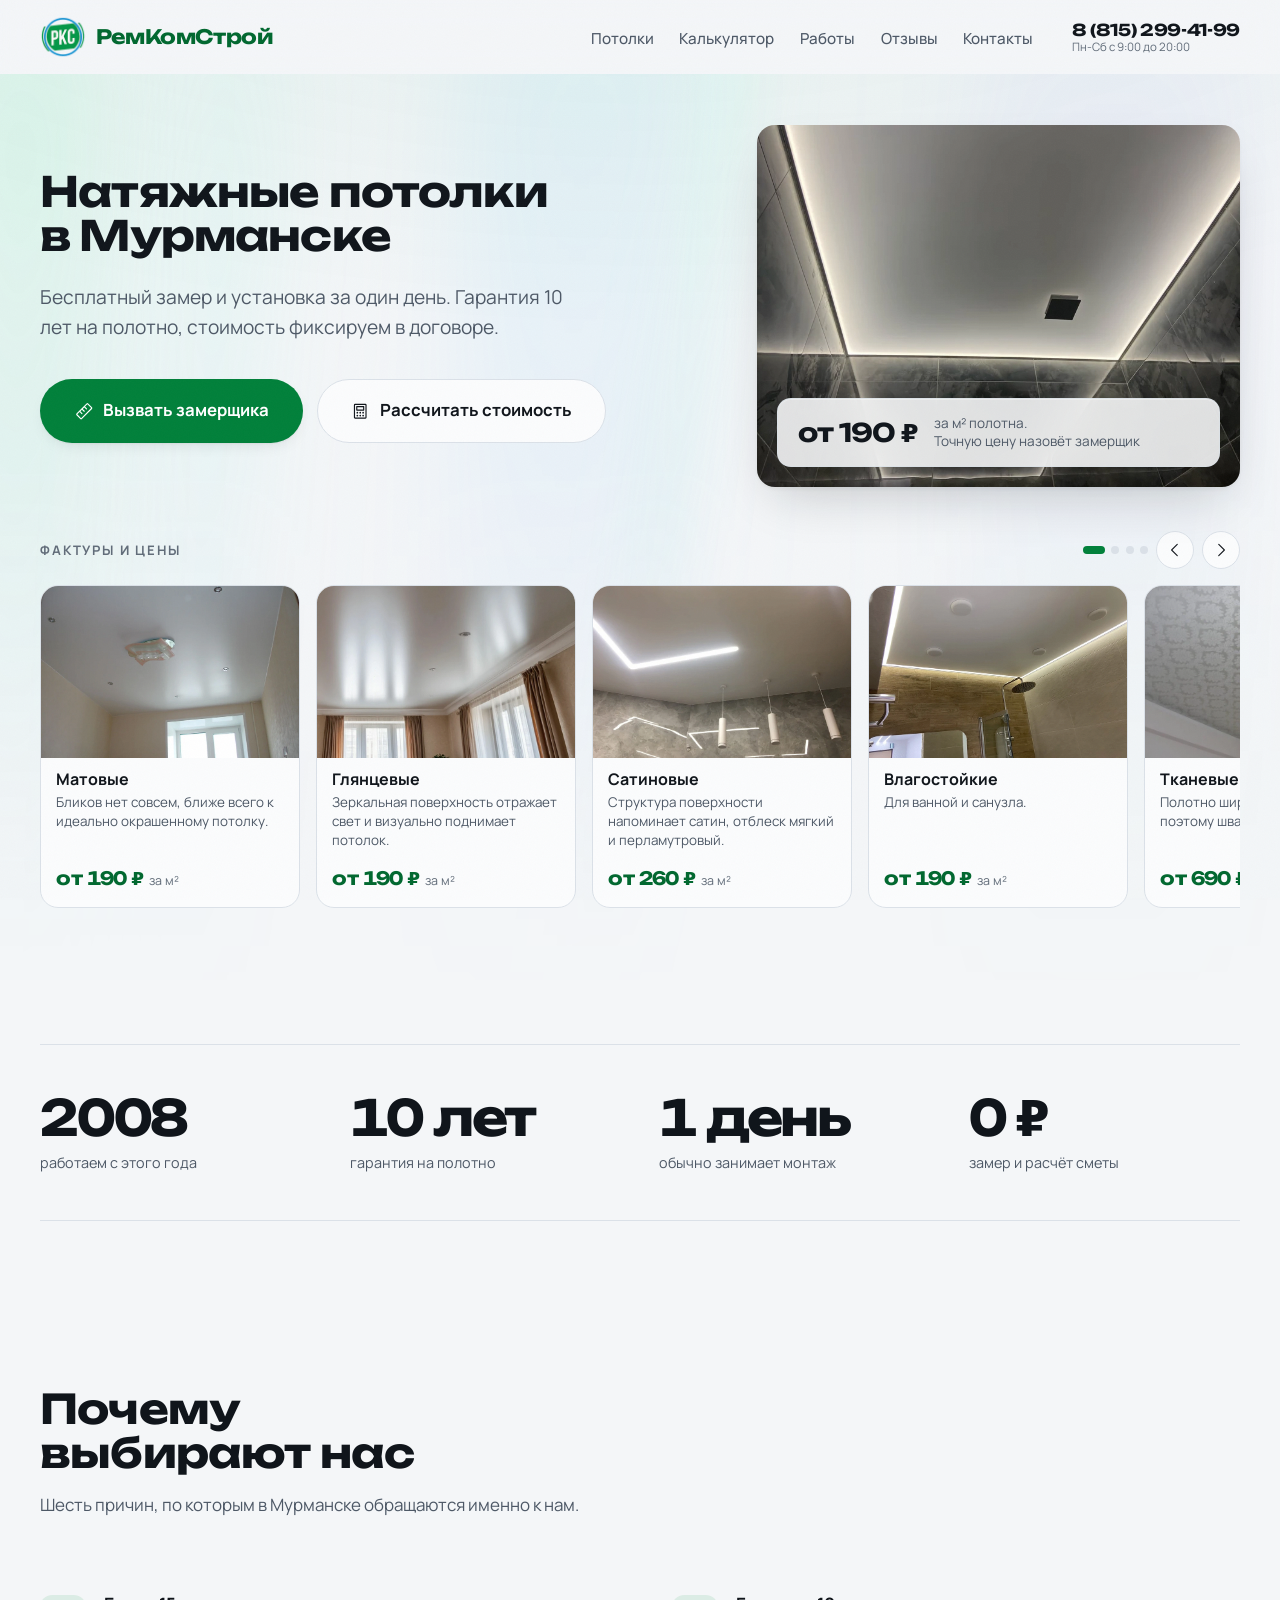
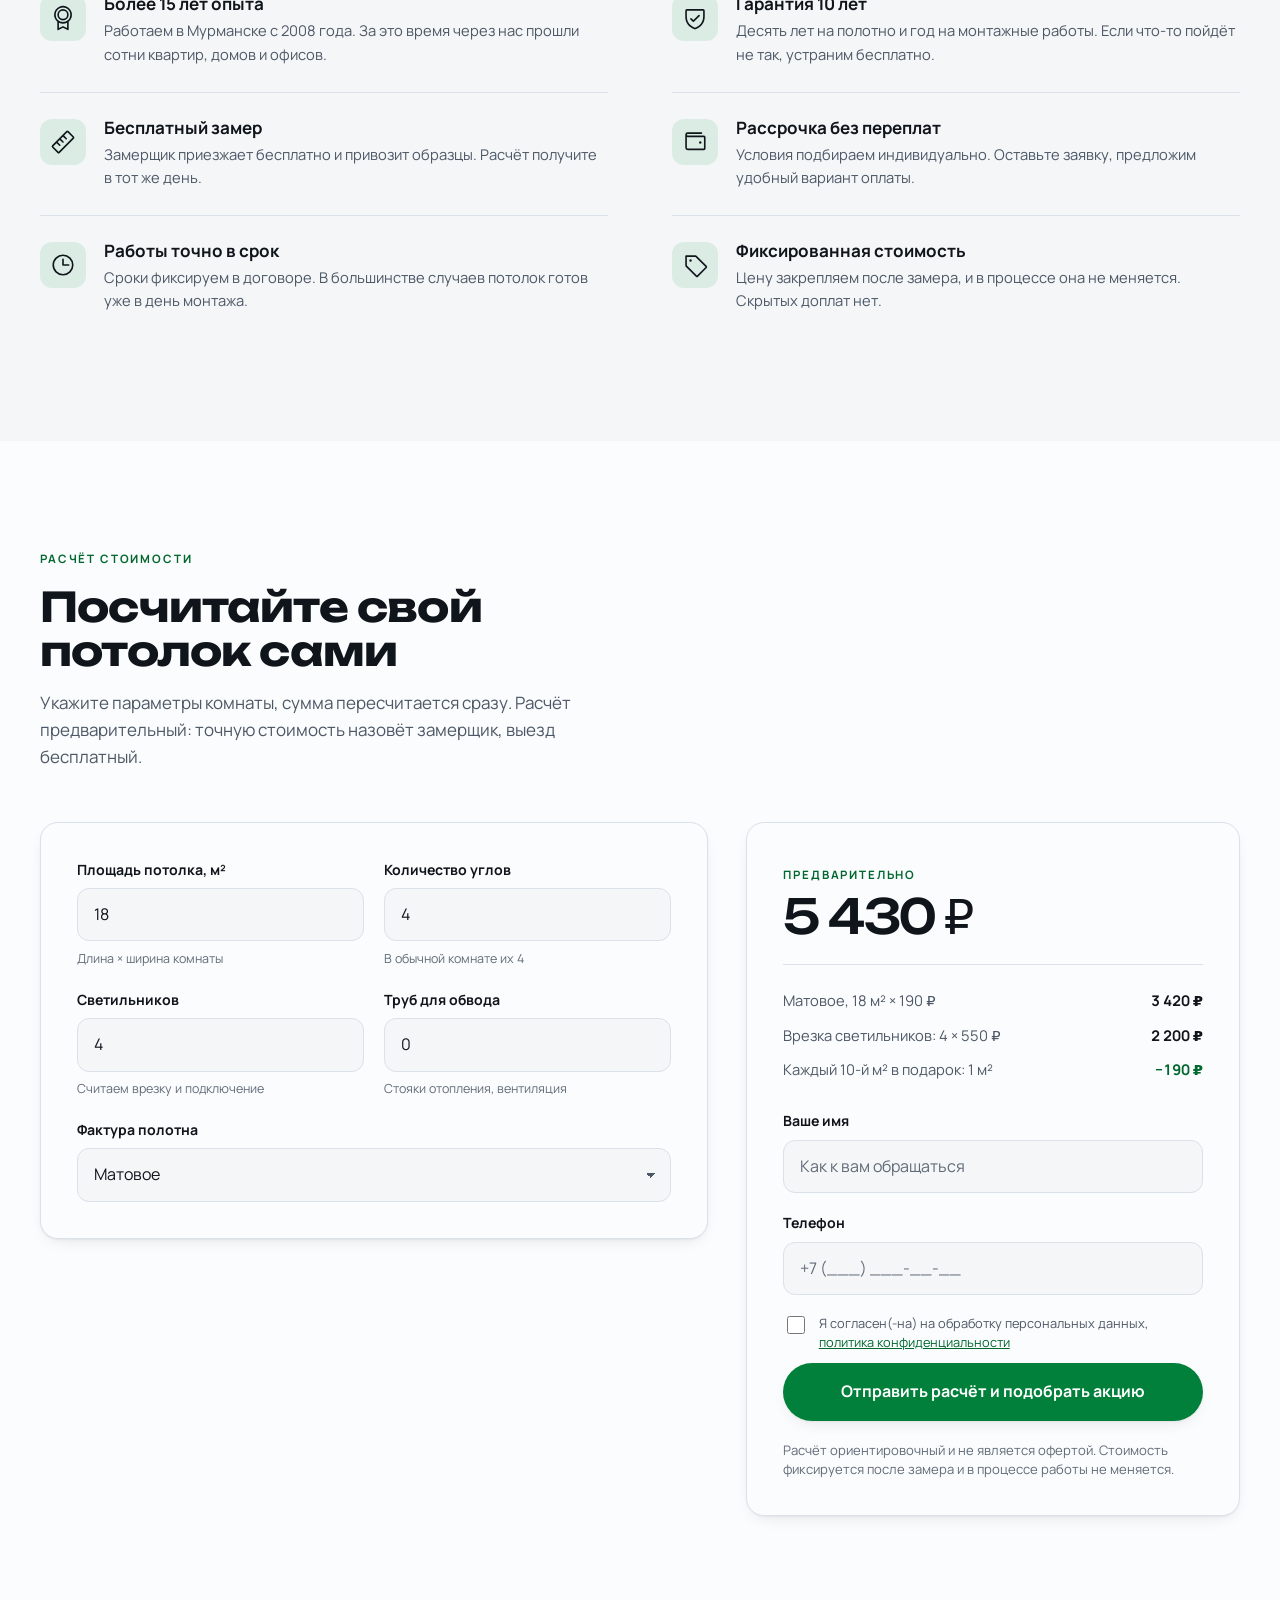
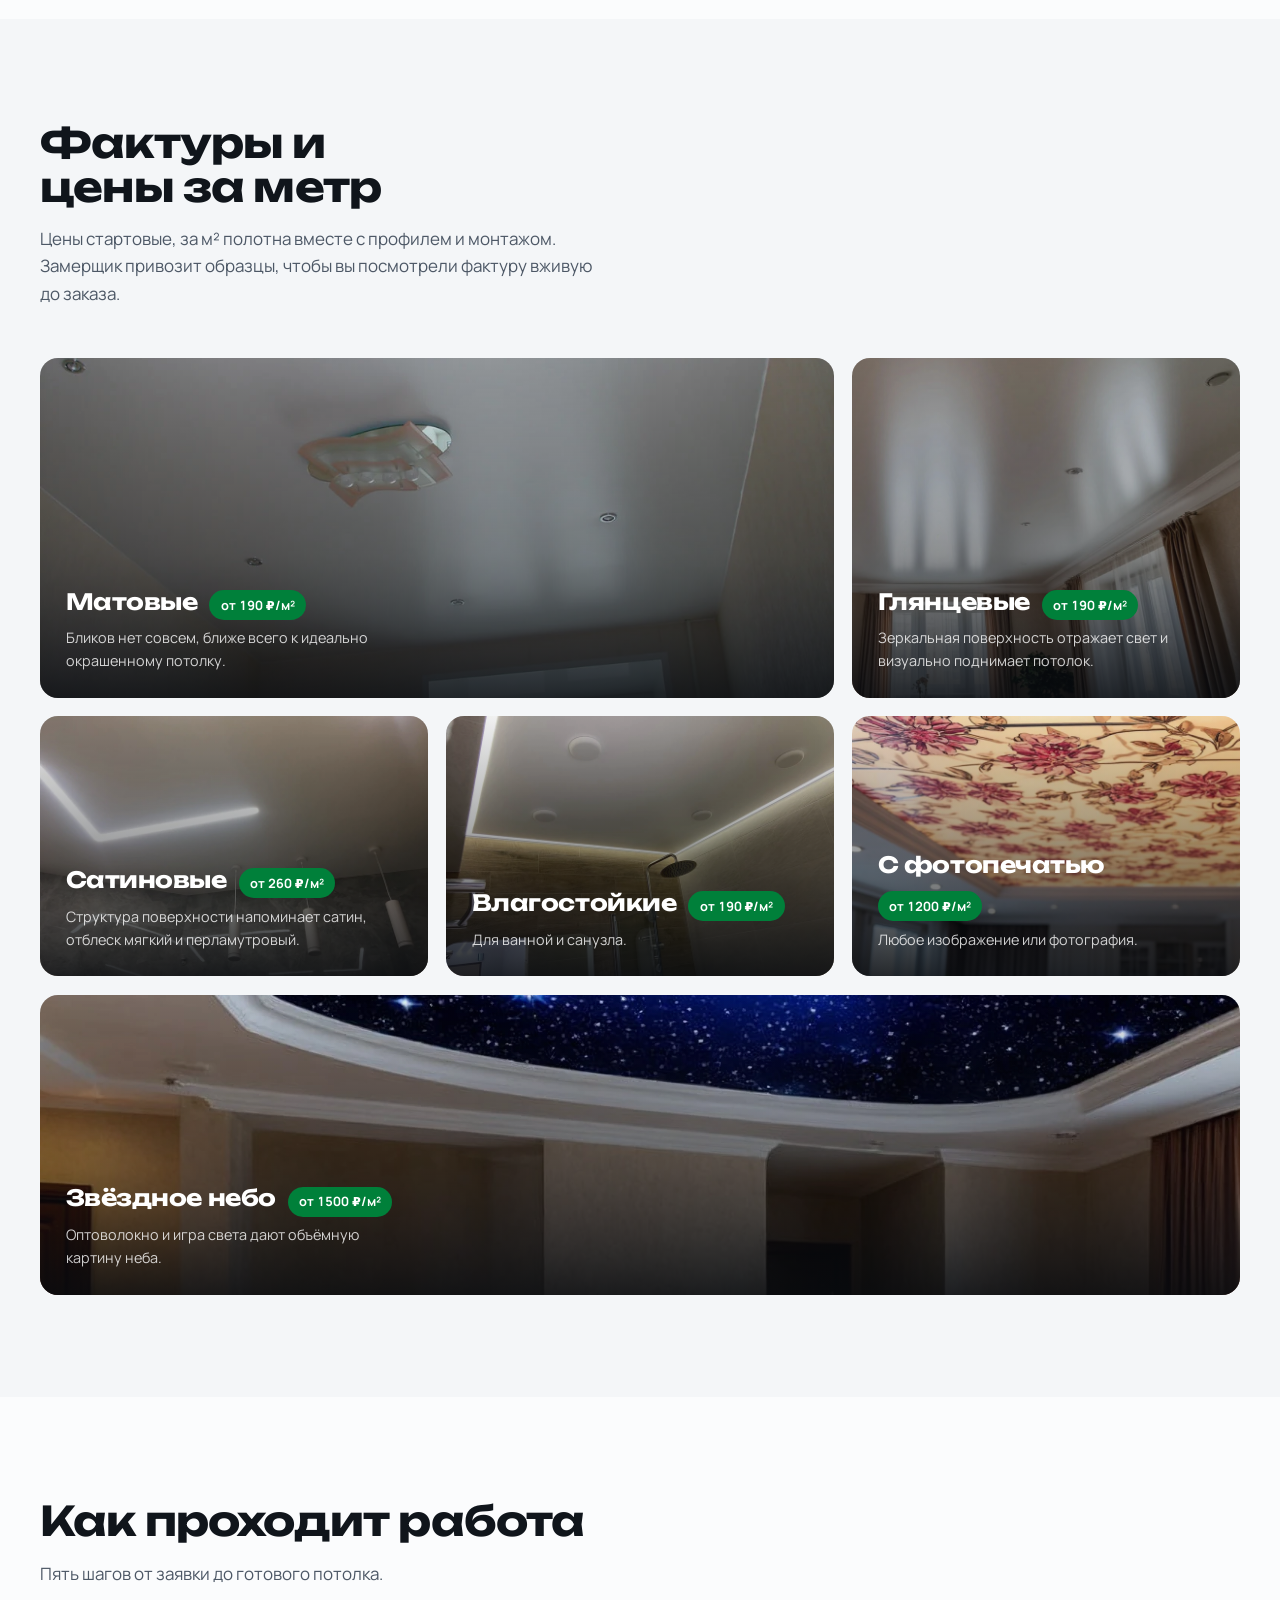
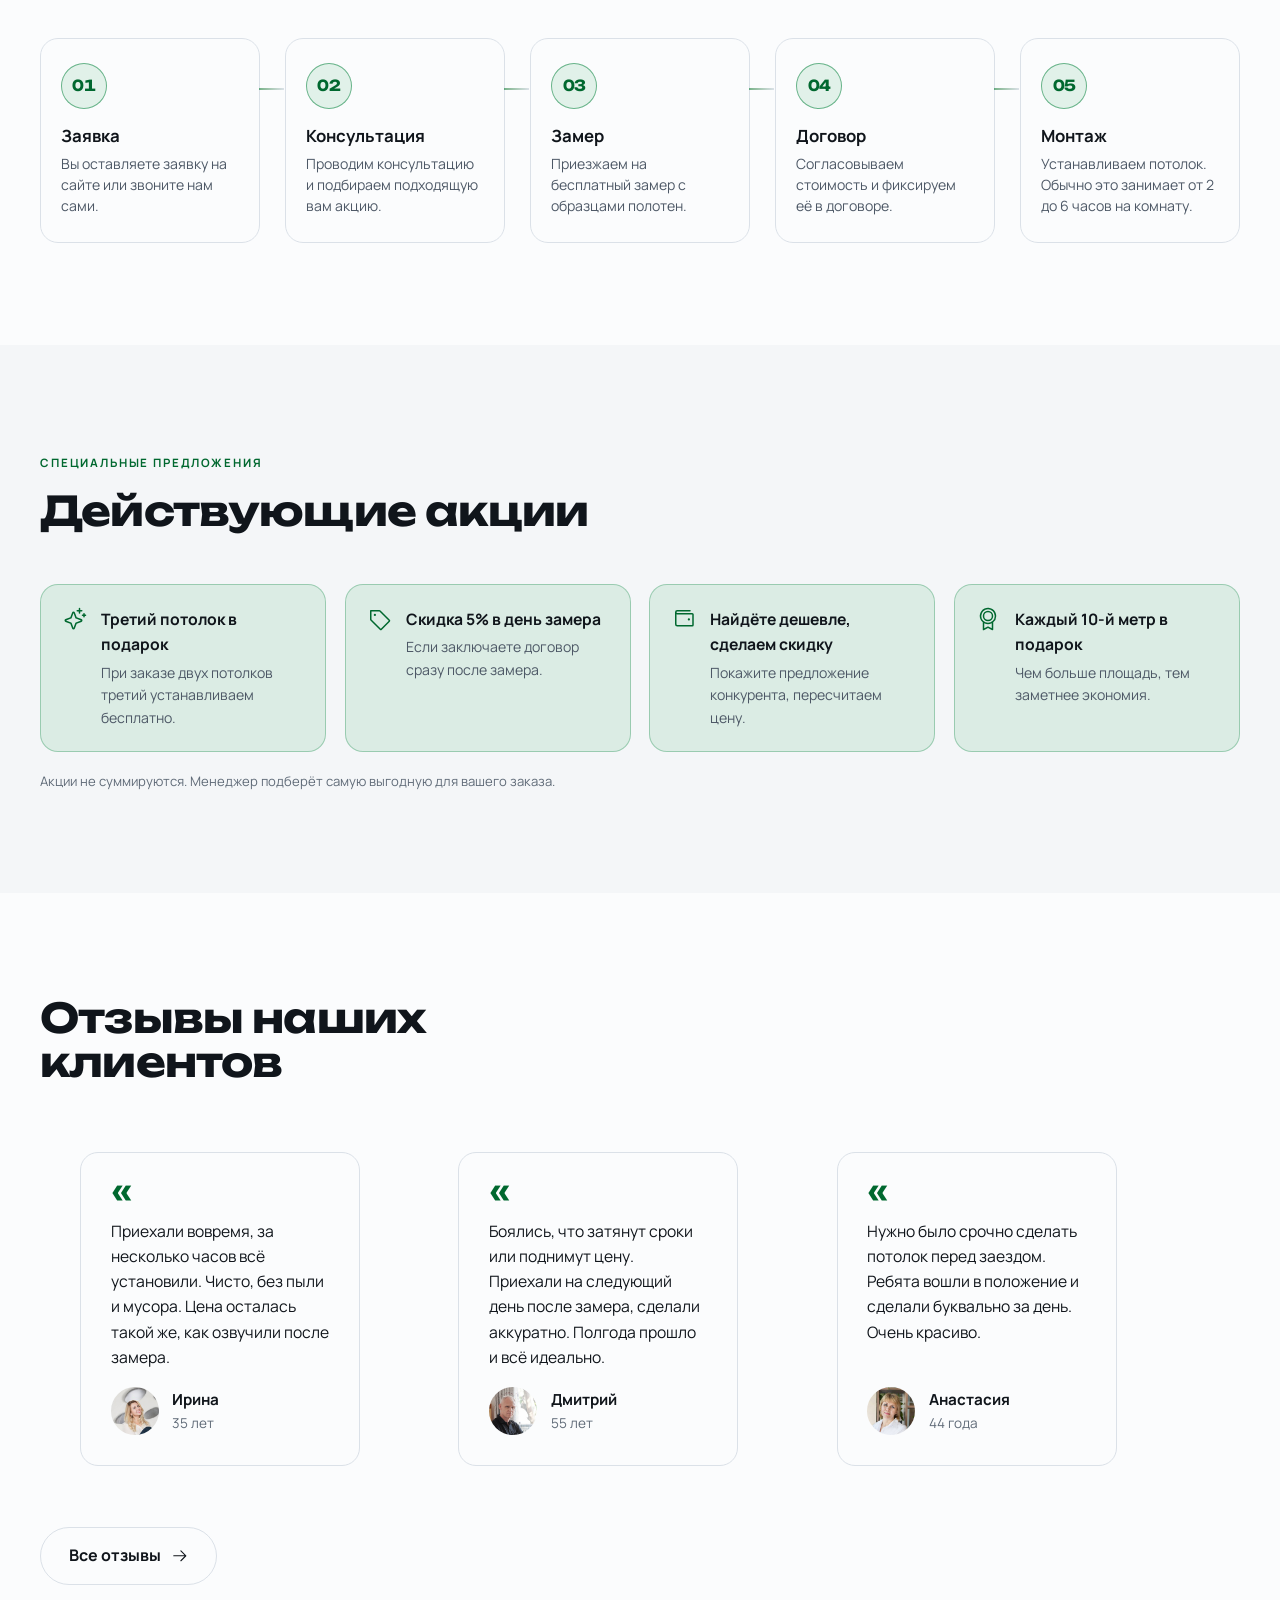
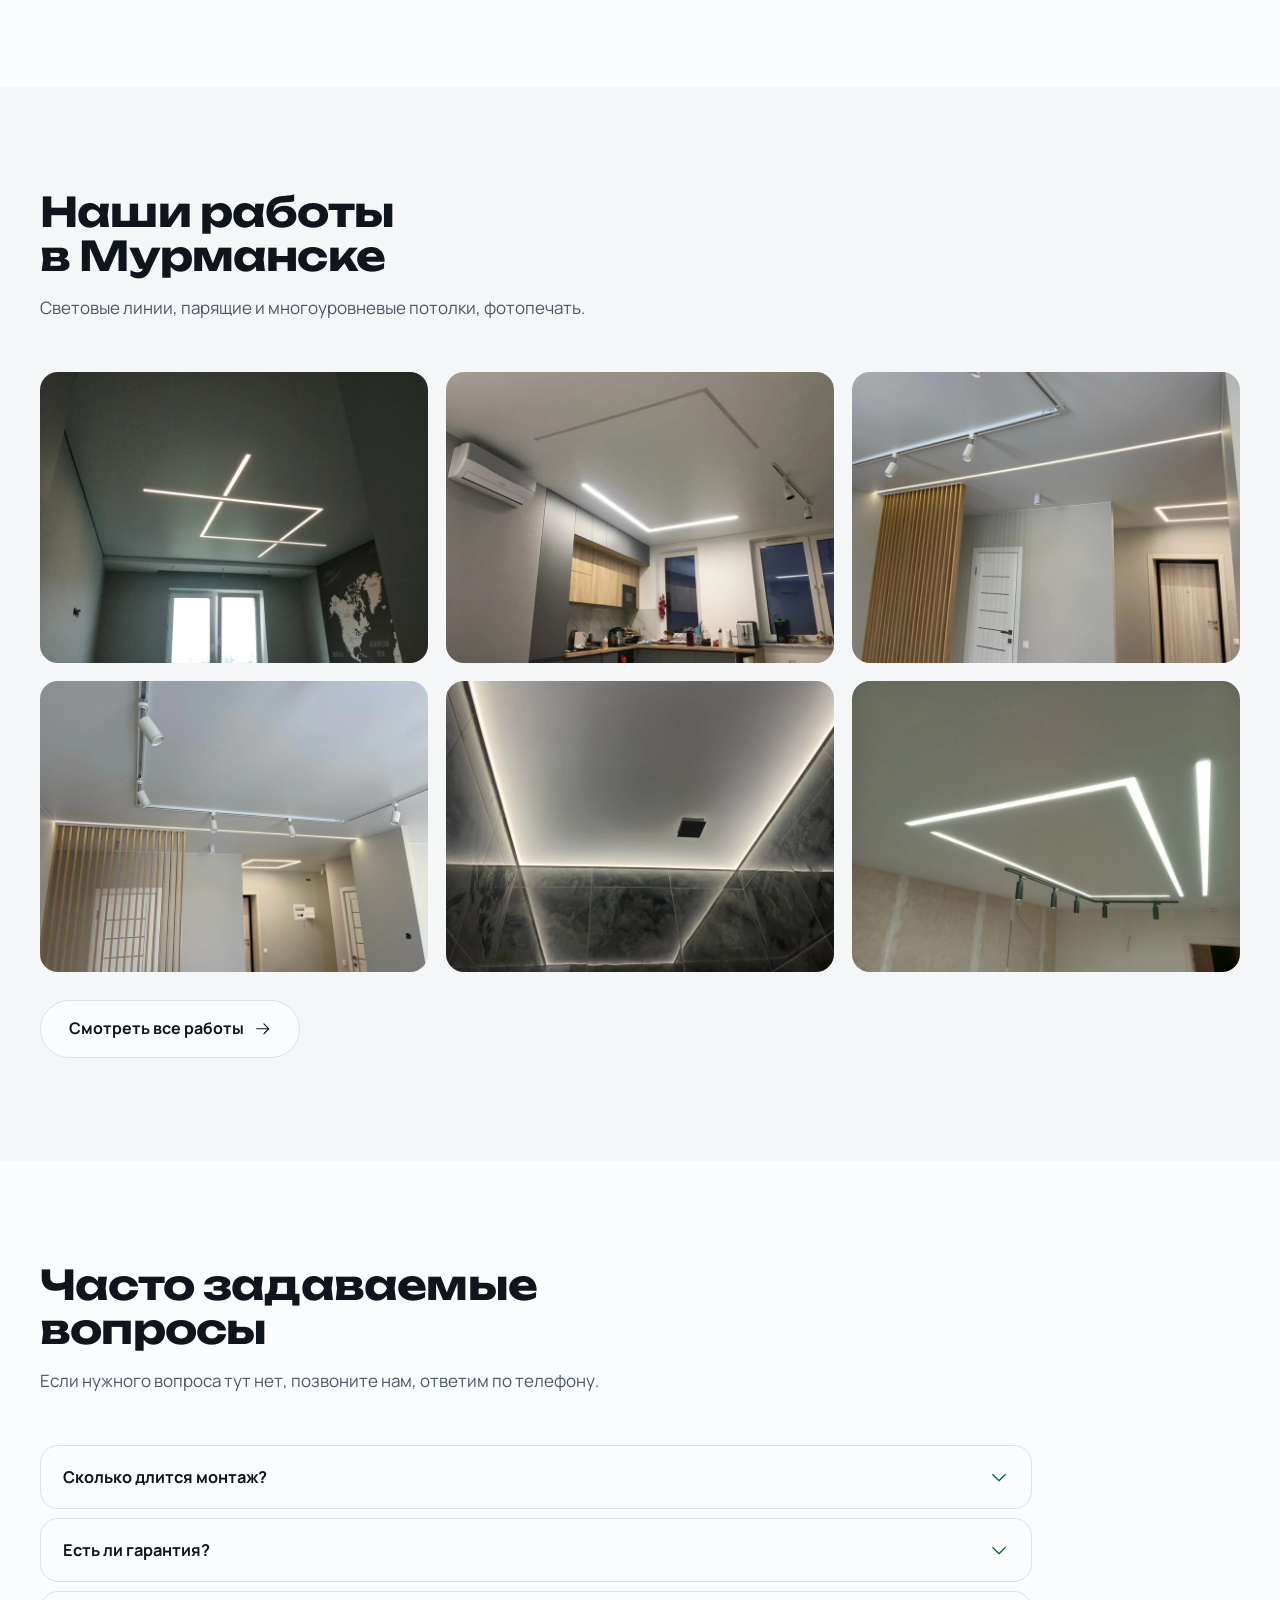
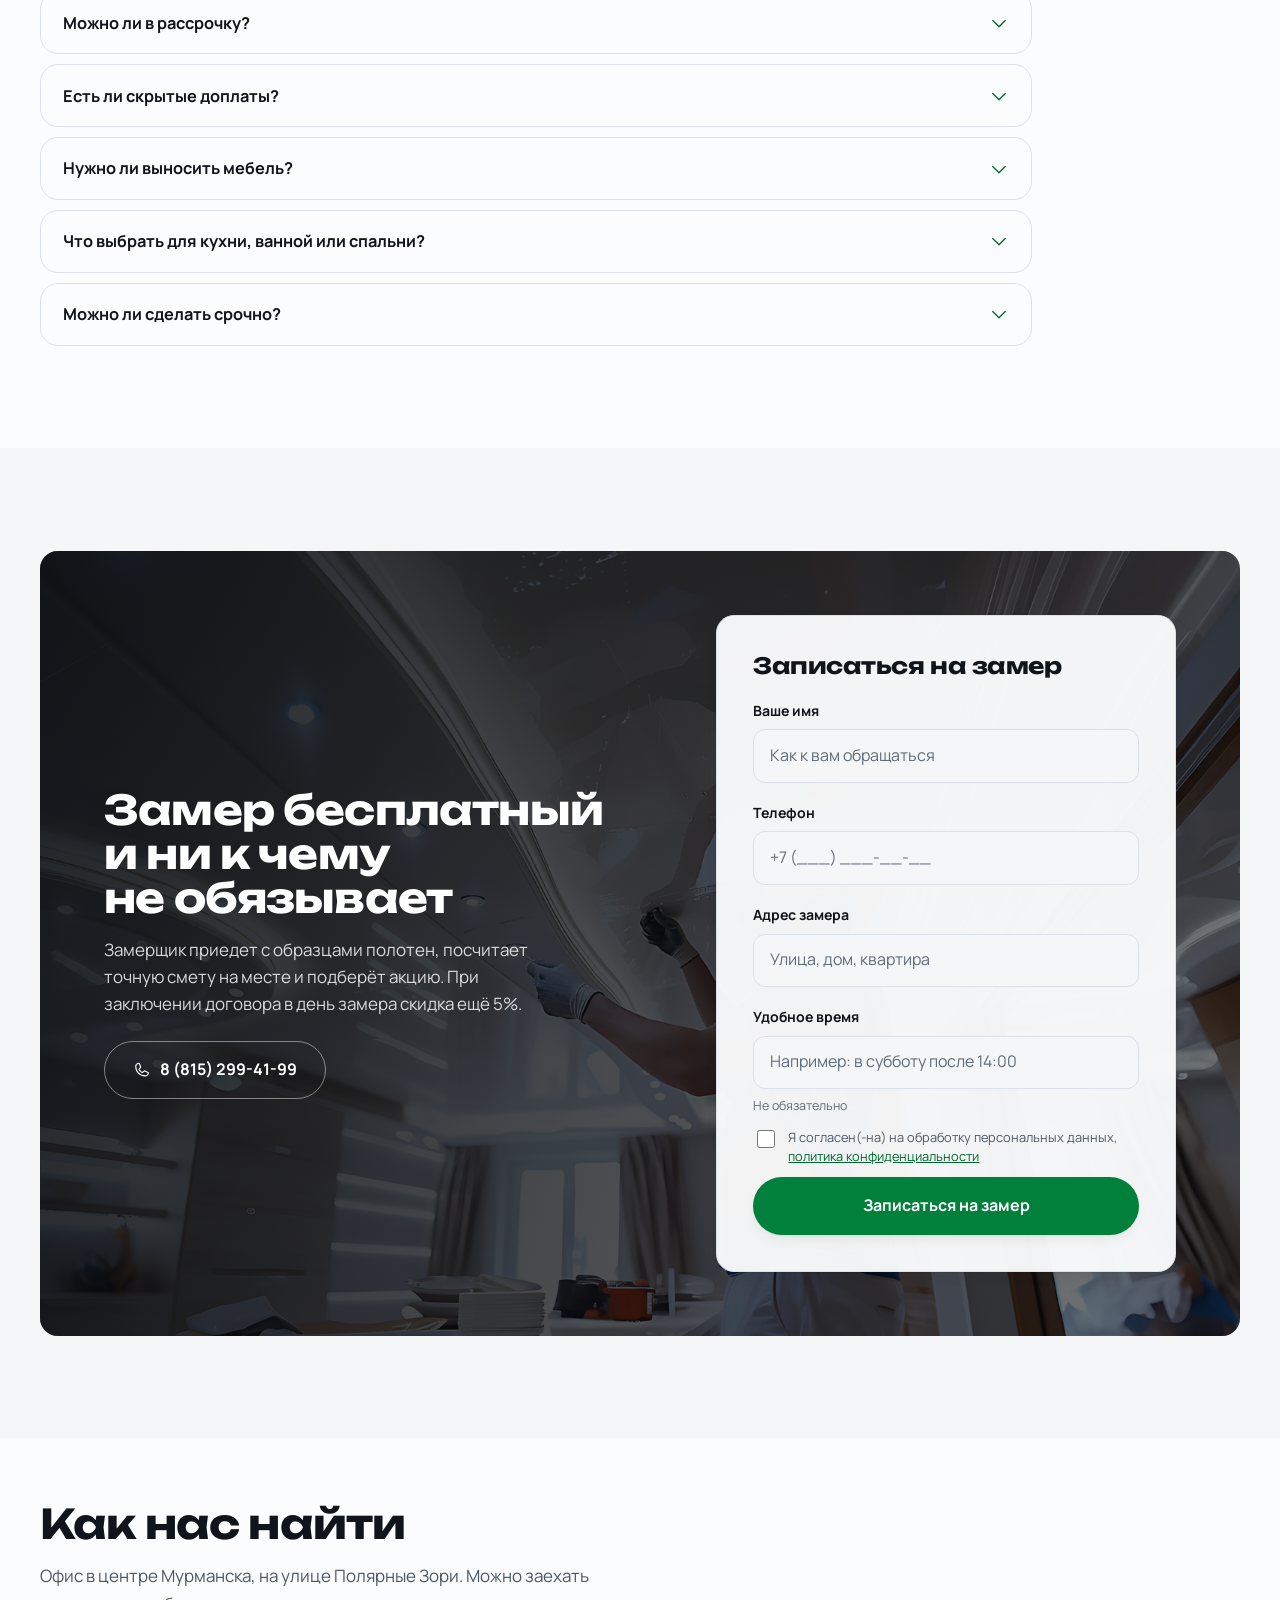
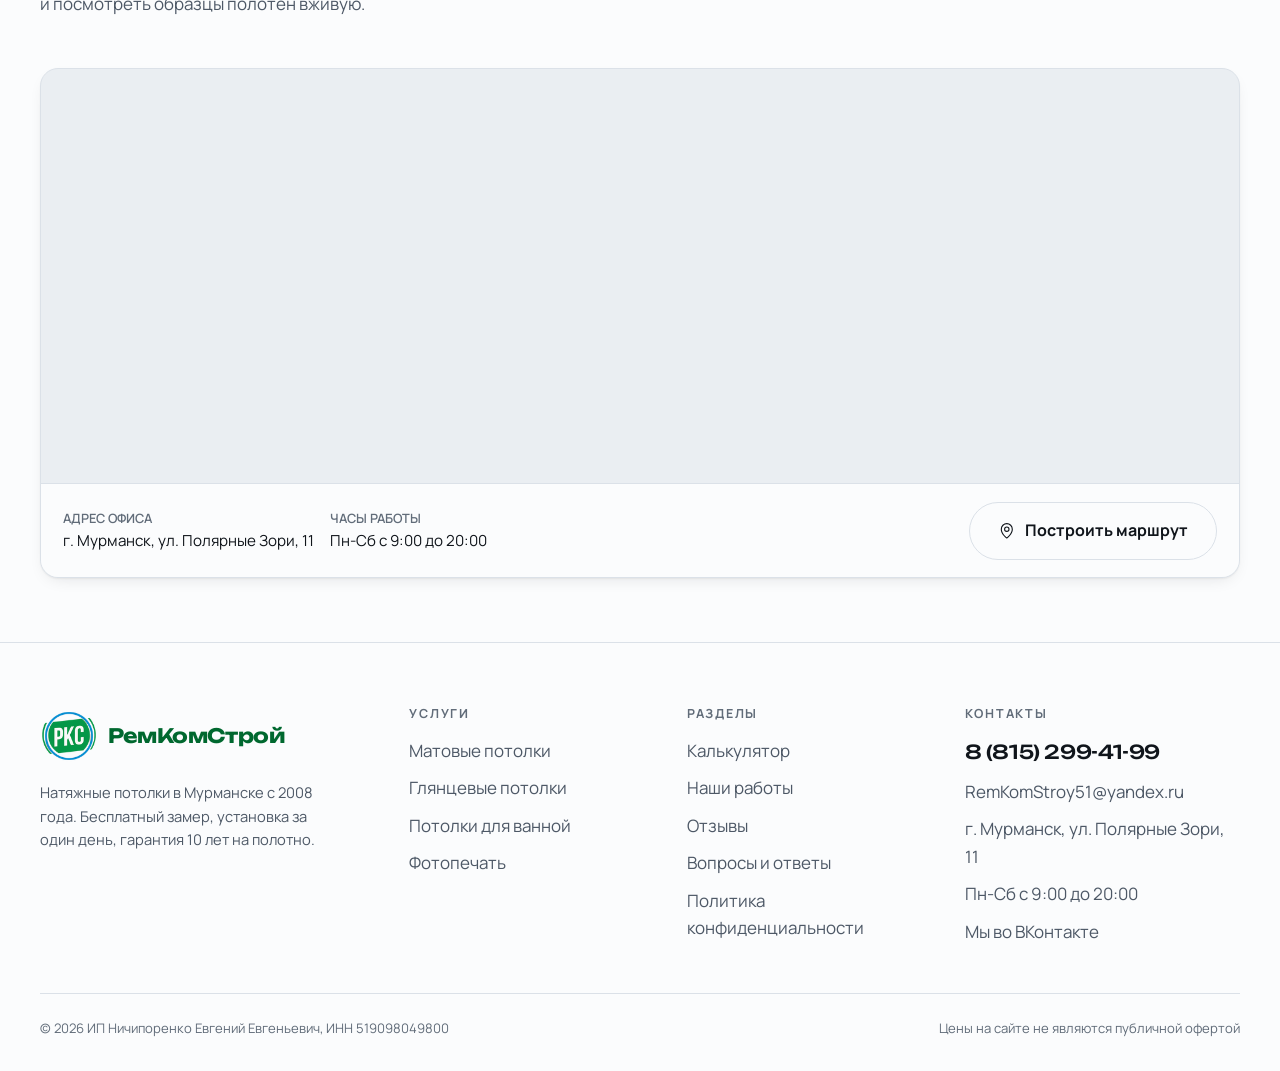
<file: index.html>
<!DOCTYPE html>
<html lang="ru">
<head>
<meta charset="utf-8">
<meta name="viewport" content="width=device-width, initial-scale=1">
<title>Натяжные потолки в Мурманске от 190 ₽/м² | РемКомСтрой</title>
<meta name="description" content="Натяжные потолки в Мурманске с 2008 года. Бесплатный замер, установка за один день, гарантия 10 лет, фиксированная стоимость. Телефон 8 (815) 299-41-99.">
<meta property="og:type" content="website">
<meta property="og:title" content="Натяжные потолки в Мурманске от 190 ₽/м² | РемКомСтрой">
<meta property="og:description" content="Натяжные потолки в Мурманске с 2008 года. Бесплатный замер, установка за один день, гарантия 10 лет, фиксированная стоимость. Телефон 8 (815) 299-41-99.">
<meta property="og:image" content="assets/img/portfolio/lg/work_marble.jpg">
<meta name="theme-color" content="#f4f6f8" media="(prefers-color-scheme: light)">
<meta name="theme-color" content="#0e1116" media="(prefers-color-scheme: dark)">
<script>
(function () {
  var d = document.documentElement;
  d.classList.add('js');
  try {
    if (localStorage.getItem('rks-desktop') === '1') {
      d.setAttribute('data-force-desktop', '1');
      var m = document.querySelector('meta[name="viewport"]');
      if (m) m.setAttribute('content', 'width=1280');
    }
  } catch (e) {}
})();
</script>
<link rel="icon" href="favicon.ico" sizes="any">
<link rel="icon" type="image/png" sizes="192x192" href="assets/img/brand/icon-192.png">
<link rel="apple-touch-icon" href="apple-touch-icon.png">
<link rel="preload" href="assets/fonts/unbounded-cyrillic.woff2" as="font" type="font/woff2" crossorigin>
<link rel="preload" href="assets/fonts/manrope-cyrillic.woff2" as="font" type="font/woff2" crossorigin>
<link rel="stylesheet" href="assets/css/style.css?v=7ea7a99b">
</head>
<body>
<svg xmlns="http://www.w3.org/2000/svg" style="display:none">
<!-- Phosphor Icons (MIT), https://phosphoricons.com -->
<symbol id="i-phone" viewBox="0 0 256 256" fill="currentColor"><path d="M222.37,158.46l-47.11-21.11-.13-.06a16,16,0,0,0-15.17,1.4,8.12,8.12,0,0,0-.75.56L134.87,160c-15.42-7.49-31.34-23.29-38.83-38.51l20.78-24.71c.2-.25.39-.5.57-.77a16,16,0,0,0,1.32-15.06l0-.12L97.54,33.64a16,16,0,0,0-16.62-9.52A56.26,56.26,0,0,0,32,80c0,79.4,64.6,144,144,144a56.26,56.26,0,0,0,55.88-48.92A16,16,0,0,0,222.37,158.46ZM176,208A128.14,128.14,0,0,1,48,80,40.2,40.2,0,0,1,82.87,40a.61.61,0,0,0,0,.12l21,47L83.2,111.86a6.13,6.13,0,0,0-.57.77,16,16,0,0,0-1,15.7c9.06,18.53,27.73,37.06,46.46,46.11a16,16,0,0,0,15.75-1.14,8.44,8.44,0,0,0,.74-.56L168.89,152l47,21.05h0s.08,0,.11,0A40.21,40.21,0,0,1,176,208Z"/></symbol>
<symbol id="i-ruler" viewBox="0 0 256 256" fill="currentColor"><path d="M235.32,73.37,182.63,20.69a16,16,0,0,0-22.63,0L20.68,160a16,16,0,0,0,0,22.63l52.69,52.68a16,16,0,0,0,22.63,0L235.32,96A16,16,0,0,0,235.32,73.37ZM84.68,224,32,171.31l32-32,26.34,26.35a8,8,0,0,0,11.32-11.32L75.31,128,96,107.31l26.34,26.35a8,8,0,0,0,11.32-11.32L107.31,96,128,75.31l26.34,26.35a8,8,0,0,0,11.32-11.32L139.31,64l32-32L224,84.69Z"/></symbol>
<symbol id="i-calculator" viewBox="0 0 256 256" fill="currentColor"><path d="M80,120h96a8,8,0,0,0,8-8V64a8,8,0,0,0-8-8H80a8,8,0,0,0-8,8v48A8,8,0,0,0,80,120Zm8-48h80v32H88ZM200,24H56A16,16,0,0,0,40,40V216a16,16,0,0,0,16,16H200a16,16,0,0,0,16-16V40A16,16,0,0,0,200,24Zm0,192H56V40H200ZM100,148a12,12,0,1,1-12-12A12,12,0,0,1,100,148Zm40,0a12,12,0,1,1-12-12A12,12,0,0,1,140,148Zm40,0a12,12,0,1,1-12-12A12,12,0,0,1,180,148Zm-80,40a12,12,0,1,1-12-12A12,12,0,0,1,100,188Zm40,0a12,12,0,1,1-12-12A12,12,0,0,1,140,188Zm40,0a12,12,0,1,1-12-12A12,12,0,0,1,180,188Z"/></symbol>
<symbol id="i-arrow-right" viewBox="0 0 256 256" fill="currentColor"><path d="M221.66,133.66l-72,72a8,8,0,0,1-11.32-11.32L196.69,136H40a8,8,0,0,1,0-16H196.69L138.34,61.66a8,8,0,0,1,11.32-11.32l72,72A8,8,0,0,1,221.66,133.66Z"/></symbol>
<symbol id="i-x" viewBox="0 0 256 256" fill="currentColor"><path d="M205.66,194.34a8,8,0,0,1-11.32,11.32L128,139.31,61.66,205.66a8,8,0,0,1-11.32-11.32L116.69,128,50.34,61.66A8,8,0,0,1,61.66,50.34L128,116.69l66.34-66.35a8,8,0,0,1,11.32,11.32L139.31,128Z"/></symbol>
<symbol id="i-caret-left" viewBox="0 0 256 256" fill="currentColor"><path d="M165.66,202.34a8,8,0,0,1-11.32,11.32l-80-80a8,8,0,0,1,0-11.32l80-80a8,8,0,0,1,11.32,11.32L91.31,128Z"/></symbol>
<symbol id="i-caret-right" viewBox="0 0 256 256" fill="currentColor"><path d="M181.66,133.66l-80,80a8,8,0,0,1-11.32-11.32L164.69,128,90.34,53.66a8,8,0,0,1,11.32-11.32l80,80A8,8,0,0,1,181.66,133.66Z"/></symbol>
<symbol id="i-caret-down" viewBox="0 0 256 256" fill="currentColor"><path d="M213.66,101.66l-80,80a8,8,0,0,1-11.32,0l-80-80A8,8,0,0,1,53.66,90.34L128,164.69l74.34-74.35a8,8,0,0,1,11.32,11.32Z"/></symbol>
<symbol id="i-map-pin" viewBox="0 0 256 256" fill="currentColor"><path d="M128,64a40,40,0,1,0,40,40A40,40,0,0,0,128,64Zm0,64a24,24,0,1,1,24-24A24,24,0,0,1,128,128Zm0-112a88.1,88.1,0,0,0-88,88c0,31.4,14.51,64.68,42,96.25a254.19,254.19,0,0,0,41.45,38.3,8,8,0,0,0,9.18,0A254.19,254.19,0,0,0,174,200.25c27.45-31.57,42-64.85,42-96.25A88.1,88.1,0,0,0,128,16Zm0,206c-16.53-13-72-60.75-72-118a72,72,0,0,1,144,0C200,161.23,144.53,209,128,222Z"/></symbol>
<symbol id="i-clock" viewBox="0 0 256 256" fill="currentColor"><path d="M128,24A104,104,0,1,0,232,128,104.11,104.11,0,0,0,128,24Zm0,192a88,88,0,1,1,88-88A88.1,88.1,0,0,1,128,216Zm64-88a8,8,0,0,1-8,8H128a8,8,0,0,1-8-8V72a8,8,0,0,1,16,0v48h48A8,8,0,0,1,192,128Z"/></symbol>
<symbol id="i-seal-check" viewBox="0 0 256 256" fill="currentColor"><path d="M225.86,102.82c-3.77-3.94-7.67-8-9.14-11.57-1.36-3.27-1.44-8.69-1.52-13.94-.15-9.76-.31-20.82-8-28.51s-18.75-7.85-28.51-8c-5.25-.08-10.67-.16-13.94-1.52-3.56-1.47-7.63-5.37-11.57-9.14C146.28,23.51,138.44,16,128,16s-18.27,7.51-25.18,14.14c-3.94,3.77-8,7.67-11.57,9.14C88,40.64,82.56,40.72,77.31,40.8c-9.76.15-20.82.31-28.51,8S41,67.55,40.8,77.31c-.08,5.25-.16,10.67-1.52,13.94-1.47,3.56-5.37,7.63-9.14,11.57C23.51,109.72,16,117.56,16,128s7.51,18.27,14.14,25.18c3.77,3.94,7.67,8,9.14,11.57,1.36,3.27,1.44,8.69,1.52,13.94.15,9.76.31,20.82,8,28.51s18.75,7.85,28.51,8c5.25.08,10.67.16,13.94,1.52,3.56,1.47,7.63,5.37,11.57,9.14C109.72,232.49,117.56,240,128,240s18.27-7.51,25.18-14.14c3.94-3.77,8-7.67,11.57-9.14,3.27-1.36,8.69-1.44,13.94-1.52,9.76-.15,20.82-.31,28.51-8s7.85-18.75,8-28.51c.08-5.25.16-10.67,1.52-13.94,1.47-3.56,5.37-7.63,9.14-11.57C232.49,146.28,240,138.44,240,128S232.49,109.73,225.86,102.82Zm-11.55,39.29c-4.79,5-9.75,10.17-12.38,16.52-2.52,6.1-2.63,13.07-2.73,19.82-.1,7-.21,14.33-3.32,17.43s-10.39,3.22-17.43,3.32c-6.75.1-13.72.21-19.82,2.73-6.35,2.63-11.52,7.59-16.52,12.38S132,224,128,224s-9.15-4.92-14.11-9.69-10.17-9.75-16.52-12.38c-6.1-2.52-13.07-2.63-19.82-2.73-7-.1-14.33-.21-17.43-3.32s-3.22-10.39-3.32-17.43c-.1-6.75-.21-13.72-2.73-19.82-2.63-6.35-7.59-11.52-12.38-16.52S32,132,32,128s4.92-9.15,9.69-14.11,9.75-10.17,12.38-16.52c2.52-6.1,2.63-13.07,2.73-19.82.1-7,.21-14.33,3.32-17.43S70.51,56.9,77.55,56.8c6.75-.1,13.72-.21,19.82-2.73,6.35-2.63,11.52-7.59,16.52-12.38S124,32,128,32s9.15,4.92,14.11,9.69,10.17,9.75,16.52,12.38c6.1,2.52,13.07,2.63,19.82,2.73,7,.1,14.33.21,17.43,3.32s3.22,10.39,3.32,17.43c.1,6.75.21,13.72,2.73,19.82,2.63,6.35,7.59,11.52,12.38,16.52S224,124,224,128,219.08,137.15,214.31,142.11ZM173.66,98.34a8,8,0,0,1,0,11.32l-56,56a8,8,0,0,1-11.32,0l-24-24a8,8,0,0,1,11.32-11.32L112,148.69l50.34-50.35A8,8,0,0,1,173.66,98.34Z"/></symbol>
<symbol id="i-medal" viewBox="0 0 256 256" fill="currentColor"><path d="M216,96A88,88,0,1,0,72,163.83V240a8,8,0,0,0,11.58,7.16L128,225l44.43,22.21A8.07,8.07,0,0,0,176,248a8,8,0,0,0,8-8V163.83A87.85,87.85,0,0,0,216,96ZM56,96a72,72,0,1,1,72,72A72.08,72.08,0,0,1,56,96ZM168,227.06l-36.43-18.21a8,8,0,0,0-7.16,0L88,227.06V174.37a87.89,87.89,0,0,0,80,0ZM128,152A56,56,0,1,0,72,96,56.06,56.06,0,0,0,128,152Zm0-96A40,40,0,1,1,88,96,40,40,0,0,1,128,56Z"/></symbol>
<symbol id="i-shield-check" viewBox="0 0 256 256" fill="currentColor"><path d="M208,40H48A16,16,0,0,0,32,56v56c0,52.72,25.52,84.67,46.93,102.19,23.06,18.86,46,25.26,47,25.53a8,8,0,0,0,4.2,0c1-.27,23.91-6.67,47-25.53C198.48,196.67,224,164.72,224,112V56A16,16,0,0,0,208,40Zm0,72c0,37.07-13.66,67.16-40.6,89.42A129.3,129.3,0,0,1,128,223.62a128.25,128.25,0,0,1-38.92-21.81C61.82,179.51,48,149.3,48,112l0-56,160,0ZM82.34,141.66a8,8,0,0,1,11.32-11.32L112,148.69l50.34-50.35a8,8,0,0,1,11.32,11.32l-56,56a8,8,0,0,1-11.32,0Z"/></symbol>
<symbol id="i-wallet" viewBox="0 0 256 256" fill="currentColor"><path d="M216,64H56a8,8,0,0,1,0-16H192a8,8,0,0,0,0-16H56A24,24,0,0,0,32,56V184a24,24,0,0,0,24,24H216a16,16,0,0,0,16-16V80A16,16,0,0,0,216,64Zm0,128H56a8,8,0,0,1-8-8V78.63A23.84,23.84,0,0,0,56,80H216Zm-48-60a12,12,0,1,1,12,12A12,12,0,0,1,168,132Z"/></symbol>
<symbol id="i-tag" viewBox="0 0 256 256" fill="currentColor"><path d="M243.31,136,144,36.69A15.86,15.86,0,0,0,132.69,32H40a8,8,0,0,0-8,8v92.69A15.86,15.86,0,0,0,36.69,144L136,243.31a16,16,0,0,0,22.63,0l84.68-84.68a16,16,0,0,0,0-22.63Zm-96,96L48,132.69V48h84.69L232,147.31ZM96,84A12,12,0,1,1,84,72,12,12,0,0,1,96,84Z"/></symbol>
<symbol id="i-envelope-simple" viewBox="0 0 256 256" fill="currentColor"><path d="M224,48H32a8,8,0,0,0-8,8V192a16,16,0,0,0,16,16H216a16,16,0,0,0,16-16V56A8,8,0,0,0,224,48ZM203.43,64,128,133.15,52.57,64ZM216,192H40V74.19l82.59,75.71a8,8,0,0,0,10.82,0L216,74.19V192Z"/></symbol>
<symbol id="i-question" viewBox="0 0 256 256" fill="currentColor"><path d="M140,180a12,12,0,1,1-12-12A12,12,0,0,1,140,180ZM128,72c-22.06,0-40,16.15-40,36v4a8,8,0,0,0,16,0v-4c0-11,10.77-20,24-20s24,9,24,20-10.77,20-24,20a8,8,0,0,0-8,8v8a8,8,0,0,0,16,0v-.72c18.24-3.35,32-17.9,32-35.28C168,88.15,150.06,72,128,72Zm104,56A104,104,0,1,1,128,24,104.11,104.11,0,0,1,232,128Zm-16,0a88,88,0,1,0-88,88A88.1,88.1,0,0,0,216,128Z"/></symbol>
<symbol id="i-sparkle" viewBox="0 0 256 256" fill="currentColor"><path d="M197.58,129.06,146,110l-19-51.62a15.92,15.92,0,0,0-29.88,0L78,110l-51.62,19a15.92,15.92,0,0,0,0,29.88L78,178l19,51.62a15.92,15.92,0,0,0,29.88,0L146,178l51.62-19a15.92,15.92,0,0,0,0-29.88ZM137,164.22a8,8,0,0,0-4.74,4.74L112,223.85,91.78,169A8,8,0,0,0,87,164.22L32.15,144,87,123.78A8,8,0,0,0,91.78,119L112,64.15,132.22,119a8,8,0,0,0,4.74,4.74L191.85,144ZM144,40a8,8,0,0,1,8-8h16V16a8,8,0,0,1,16,0V32h16a8,8,0,0,1,0,16H184V64a8,8,0,0,1-16,0V48H152A8,8,0,0,1,144,40ZM248,88a8,8,0,0,1-8,8h-8v8a8,8,0,0,1-16,0V96h-8a8,8,0,0,1,0-16h8V72a8,8,0,0,1,16,0v8h8A8,8,0,0,1,248,88Z"/></symbol>
<symbol id="i-desktop" viewBox="0 0 256 256" fill="currentColor"><path d="M208,40H48A24,24,0,0,0,24,64V176a24,24,0,0,0,24,24h72v16H96a8,8,0,0,0,0,16h64a8,8,0,0,0,0-16H136V200h72a24,24,0,0,0,24-24V64A24,24,0,0,0,208,40ZM48,56H208a8,8,0,0,1,8,8v80H40V64A8,8,0,0,1,48,56ZM208,184H48a8,8,0,0,1-8-8V160H216v16A8,8,0,0,1,208,184Z"/></symbol>
<symbol id="i-device-mobile" viewBox="0 0 256 256" fill="currentColor"><path d="M176,16H80A24,24,0,0,0,56,40V216a24,24,0,0,0,24,24h96a24,24,0,0,0,24-24V40A24,24,0,0,0,176,16ZM72,64H184V192H72Zm8-32h96a8,8,0,0,1,8,8v8H72V40A8,8,0,0,1,80,32Zm96,192H80a8,8,0,0,1-8-8v-8H184v8A8,8,0,0,1,176,224Z"/></symbol>
</svg>
<a class="skip-link" href="#main">Перейти к содержанию</a>
<div id="top-sentinel" aria-hidden="true"></div>

<header class="header">
  <div class="wrap header__inner">
    <a class="logo" href="index.html">
      <img class="logo__mark" src="assets/img/brand/logo-96.png" width="46" height="46" alt="">
      <span class="logo__text">РемКом<span>Строй</span></span>
    </a>
    <nav class="nav" aria-label="Основная навигация">
      <ul class="nav__list">
        <li><a href="potolki.html">Потолки</a></li>
        <li><a href="index.html#calc">Калькулятор</a></li>
        <li><a href="raboty.html">Работы</a></li>
        <li><a href="otzyvy.html">Отзывы</a></li>
        <li><a href="kontakty.html">Контакты</a></li>
      </ul>
    </nav>
    <a class="header__phone" href="tel:+78152994199">
      <b>8 (815) 299-41-99</b>
      <small>Пн-Сб с 9:00 до 20:00</small>
    </a>
    <button class="burger" type="button" aria-expanded="false" aria-label="Меню">
      <i aria-hidden="true"></i>
    </button>
  </div>
</header>

<main id="main">

  <section class="hero">
    <div class="aurora" aria-hidden="true"><i></i><i></i><i></i><i></i><i></i></div>
    <div class="wrap hero__grid">
      <div>
        <h1 class="h1 reveal">Натяжные потолки в Мурманске</h1>
        <p class="lead reveal" style="--d:90ms; margin-top:1.5rem">
          Бесплатный замер и установка за один день. Гарантия 10 лет
          на полотно, стоимость фиксируем в договоре.
        </p>
        <div class="hero__cta reveal" style="--d:180ms">
          <a class="btn btn--primary btn--lg" href="#zamer"><svg class="btn-icon" aria-hidden="true"><use href="#i-ruler"></use></svg>Вызвать замерщика</a>
          <a class="btn btn--lg" href="#calc"><svg class="btn-icon" aria-hidden="true"><use href="#i-calculator"></use></svg>Рассчитать стоимость</a>
        </div>
      </div>

      <div class="hero__media reveal-media" style="--d:120ms">
        <picture>
          <source type="image/webp"
                  srcset="assets/img/portfolio/sm/work_marble.webp 800w, assets/img/portfolio/lg/work_marble.webp 1600w"
                  sizes="(max-width: 900px) 100vw, 45vw">
          <img src="assets/img/portfolio/lg/work_marble.jpg" width="1600" height="1200" fetchpriority="high"
               alt="Натяжной потолок с контурной подсветкой в комнате с мраморной отделкой">
        </picture>
        <div class="hero__badge">
          <strong>от 190 ₽</strong>
          <span>за м² полотна.<br>Точную цену назовёт замерщик</span>
        </div>
      </div>
    </div>

    <div class="wrap">
      <div class="hero__slider reveal" data-slider style="--d:260ms">
        <div class="slider__head">
          <h2>Фактуры и цены</h2>
          <div class="slider__nav">
            <div class="slider__dots" data-slider-dots aria-label="Позиция ленты"></div>
            <button type="button" data-slider-prev aria-label="Предыдущая фактура"><svg aria-hidden="true"><use href="#i-caret-left"></use></svg></button>
            <button type="button" data-slider-next aria-label="Следующая фактура"><svg aria-hidden="true"><use href="#i-caret-right"></use></svg></button>
          </div>
        </div>
        <div class="slider__track" data-slider-track>
          <a class="slide" href="potolki.html#matte">
            <div class="ratio ratio--3x2">
              <picture>
                <source type="image/webp" srcset="assets/img/portfolio/sm/files_im3.webp">
                <img src="assets/img/portfolio/sm/files_im3.jpg" width="800" height="600" loading="lazy"
                     alt="Матовые натяжные потолки">
              </picture>
            </div>
            <div class="slide__body">
              <h3>Матовые</h3>
              <p>Бликов нет совсем, ближе всего к идеально окрашенному потолку.</p>
              <p class="slide__price"><b>от 190 ₽</b><span>за м²</span></p>
            </div>
          </a>
          <a class="slide" href="potolki.html#gloss">
            <div class="ratio ratio--3x2">
              <picture>
                <source type="image/webp" srcset="assets/img/portfolio/sm/files_1.4.webp">
                <img src="assets/img/portfolio/sm/files_1.4.jpg" width="1600" height="1600" loading="lazy"
                     alt="Глянцевые натяжные потолки">
              </picture>
            </div>
            <div class="slide__body">
              <h3>Глянцевые</h3>
              <p>Зеркальная поверхность отражает свет и визуально поднимает потолок.</p>
              <p class="slide__price"><b>от 190 ₽</b><span>за м²</span></p>
            </div>
          </a>
          <a class="slide" href="potolki.html#satin">
            <div class="ratio ratio--3x2">
              <picture>
                <source type="image/webp" srcset="assets/img/portfolio/sm/files_17.webp">
                <img src="assets/img/portfolio/sm/files_17.jpg" width="1600" height="1200" loading="lazy"
                     alt="Сатиновые натяжные потолки">
              </picture>
            </div>
            <div class="slide__body">
              <h3>Сатиновые</h3>
              <p>Структура поверхности напоминает сатин, отблеск мягкий и перламутровый.</p>
              <p class="slide__price"><b>от 260 ₽</b><span>за м²</span></p>
            </div>
          </a>
          <a class="slide" href="potolki.html#bath">
            <div class="ratio ratio--3x2">
              <picture>
                <source type="image/webp" srcset="assets/img/portfolio/sm/bath_led.webp">
                <img src="assets/img/portfolio/sm/bath_led.jpg" width="800" height="600" loading="lazy"
                     alt="Влагостойкие натяжные потолки">
              </picture>
            </div>
            <div class="slide__body">
              <h3>Влагостойкие</h3>
              <p>Для ванной и санузла.</p>
              <p class="slide__price"><b>от 190 ₽</b><span>за м²</span></p>
            </div>
          </a>
          <a class="slide" href="potolki.html#fabric">
            <div class="ratio ratio--3x2">
              <picture>
                <source type="image/webp" srcset="assets/img/textures/sm/fabric.webp">
                <img src="assets/img/textures/sm/fabric.jpg" width="600" height="450" loading="lazy"
                     alt="Тканевые бесшовные натяжные потолки">
              </picture>
            </div>
            <div class="slide__body">
              <h3>Тканевые бесшовные</h3>
              <p>Полотно шириной до 5 метров, поэтому шва нет вообще.</p>
              <p class="slide__price"><b>от 690 ₽</b><span>за м²</span></p>
            </div>
          </a>
          <a class="slide" href="potolki.html#print">
            <div class="ratio ratio--3x2">
              <picture>
                <source type="image/webp" srcset="assets/img/portfolio/sm/files_1.5.webp">
                <img src="assets/img/portfolio/sm/files_1.5.jpg" width="1600" height="1600" loading="lazy"
                     alt="С фотопечатью натяжные потолки">
              </picture>
            </div>
            <div class="slide__body">
              <h3>С фотопечатью</h3>
              <p>Любое изображение или фотография.</p>
              <p class="slide__price"><b>от 1200 ₽</b><span>за м²</span></p>
            </div>
          </a>
          <a class="slide" href="potolki.html#stars">
            <div class="ratio ratio--3x2">
              <picture>
                <source type="image/webp" srcset="assets/img/portfolio/sm/files_1.6.webp">
                <img src="assets/img/portfolio/sm/files_1.6.jpg" width="1600" height="1600" loading="lazy"
                     alt="Звёздное небо натяжные потолки">
              </picture>
            </div>
            <div class="slide__body">
              <h3>Звёздное небо</h3>
              <p>Оптоволокно и игра света дают объёмную картину неба.</p>
              <p class="slide__price"><b>от 1500 ₽</b><span>за м²</span></p>
            </div>
          </a>
        </div>
      </div>
    </div>
  </section>

  <section class="section--tight">
    <div class="wrap">
      <div class="stats reveal" data-stagger="80">
        <div class="stats__item"><strong><span data-count="2008">2008</span></strong><span>работаем с этого года</span></div>
        <div class="stats__item"><strong><span data-count="10">10</span> лет</strong><span>гарантия на полотно</span></div>
        <div class="stats__item"><strong><span data-count="1">1</span> день</strong><span>обычно занимает монтаж</span></div>
        <div class="stats__item"><strong><span data-count="0">0</span> ₽</strong><span>замер и расчёт сметы</span></div>
      </div>
    </div>
  </section>

  <section class="section">
    <div class="wrap">
      <div class="section-head reveal">
        <h2 class="h2">Почему выбирают нас</h2>
        <p>Шесть причин, по которым в Мурманске обращаются именно к нам.</p>
      </div>
      <div class="adv reveal" data-stagger="60">
        <div class="adv__item">
          <span class="adv__icon"><svg width="26" height="26" aria-hidden="true"><use href="#i-medal"></use></svg></span>
          <div>
            <h3 class="h4">Более 15 лет опыта</h3>
            <p>Работаем в Мурманске с 2008 года. За это время через нас прошли сотни квартир, домов и офисов.</p>
          </div>
        </div>
        <div class="adv__item">
          <span class="adv__icon"><svg width="26" height="26" aria-hidden="true"><use href="#i-shield-check"></use></svg></span>
          <div>
            <h3 class="h4">Гарантия 10 лет</h3>
            <p>Десять лет на полотно и год на монтажные работы. Если что-то пойдёт не так, устраним бесплатно.</p>
          </div>
        </div>
        <div class="adv__item">
          <span class="adv__icon"><svg width="26" height="26" aria-hidden="true"><use href="#i-ruler"></use></svg></span>
          <div>
            <h3 class="h4">Бесплатный замер</h3>
            <p>Замерщик приезжает бесплатно и привозит образцы. Расчёт получите в тот же день.</p>
          </div>
        </div>
        <div class="adv__item">
          <span class="adv__icon"><svg width="26" height="26" aria-hidden="true"><use href="#i-wallet"></use></svg></span>
          <div>
            <h3 class="h4">Рассрочка без переплат</h3>
            <p>Условия подбираем индивидуально. Оставьте заявку, предложим удобный вариант оплаты.</p>
          </div>
        </div>
        <div class="adv__item">
          <span class="adv__icon"><svg width="26" height="26" aria-hidden="true"><use href="#i-clock"></use></svg></span>
          <div>
            <h3 class="h4">Работы точно в срок</h3>
            <p>Сроки фиксируем в договоре. В большинстве случаев потолок готов уже в день монтажа.</p>
          </div>
        </div>
        <div class="adv__item">
          <span class="adv__icon"><svg width="26" height="26" aria-hidden="true"><use href="#i-tag"></use></svg></span>
          <div>
            <h3 class="h4">Фиксированная стоимость</h3>
            <p>Цену закрепляем после замера, и в процессе она не меняется. Скрытых доплат нет.</p>
          </div>
        </div>
      </div>
    </div>
  </section>

  <section class="section section--surface" id="calc">
    <div class="wrap">
      <div class="section-head reveal">
        <span class="eyebrow">Расчёт стоимости</span>
        <h2 class="h2">Посчитайте свой потолок сами</h2>
        <p>
          Укажите параметры комнаты, сумма пересчитается сразу. Расчёт предварительный:
          точную стоимость назовёт замерщик, выезд бесплатный.
        </p>
      </div>

      <div class="calc">
        <form class="panel reveal" id="calc-form" novalidate>
          <div class="calc__fields">
            <div class="field">
              <label for="area">Площадь потолка, м²</label>
              <input type="number" id="area" name="area" min="1" max="500" step="0.5" value="18" inputmode="decimal">
              <span class="field__help">Длина × ширина комнаты</span>
            </div>
            <div class="field">
              <label for="corners">Количество углов</label>
              <input type="number" id="corners" name="corners" min="0" max="40" step="1" value="4" inputmode="numeric">
              <span class="field__help">В обычной комнате их 4</span>
            </div>
            <div class="field">
              <label for="lights">Светильников</label>
              <input type="number" id="lights" name="lights" min="0" max="60" step="1" value="4" inputmode="numeric">
              <span class="field__help">Считаем врезку и подключение</span>
            </div>
            <div class="field">
              <label for="pipes">Труб для обвода</label>
              <input type="number" id="pipes" name="pipes" min="0" max="30" step="1" value="0" inputmode="numeric">
              <span class="field__help">Стояки отопления, вентиляция</span>
            </div>
            <div class="field field--wide">
              <label for="texture">Фактура полотна</label>
              <select id="texture" name="texture">
                <option value="matte" selected>Матовое</option>
                <option value="gloss">Глянцевое</option>
                <option value="satin">Сатиновое</option>
                <option value="fabric">Тканевое бесшовное</option>
                <option value="print">С фотопечатью</option>
                <option value="starrySky">Звёздное небо</option>
              </select>
            </div>
          </div>
        </form>

        <div class="calc__result">
          <div class="panel reveal" id="calc-result" style="--d:100ms">
            <span class="eyebrow" style="margin-bottom:.5rem">Предварительно</span>
            <p class="result__total num" data-total data-pending="true">0 ₽</p>
            <ul class="result__rows" data-rows></ul>

            <form action="api/send.php" method="post" data-ajax data-attach-calc="1" style="margin-top:1.75rem">
              <input type="hidden" name="form_id" value="Заявка из калькулятора">
              <input type="hidden" name="page_url" value="index.html#calc">
              <input type="hidden" name="calc_summary" id="calc-summary">
              <div class="honeypot" aria-hidden="true">
                <label for="website-calc">Не заполняйте</label>
                <input type="text" id="website-calc" name="website" tabindex="-1" autocomplete="off">
              </div>

              <div class="stack-sm">
                <div class="field">
                  <label for="calc-name">Ваше имя</label>
                  <input type="text" id="calc-name" name="name" autocomplete="name" data-validate="name" placeholder="Как к вам обращаться">
                  <span class="field__error"></span>
                </div>
                <div class="field">
                  <label for="calc-phone">Телефон</label>
                  <input type="tel" id="calc-phone" name="phone" autocomplete="tel" data-validate="phone" placeholder="+7 (___) ___-__-__">
                  <span class="field__error"></span>
                </div>
                <label class="consent">
                  <input type="checkbox" name="consent" value="1">
                  <span>Я согласен(-на) на обработку персональных данных, <a href="politika.html">политика конфиденциальности</a></span>
                </label>
                <button class="btn btn--primary btn--block" type="submit">Отправить расчёт и подобрать акцию</button>
              </div>
              <p class="form-status" role="status" aria-live="polite"></p>
            </form>

            <p class="note">
              Расчёт ориентировочный и не является офертой. Стоимость фиксируется после замера
              и в процессе работы не меняется.
            </p>
          </div>
        </div>
      </div>
    </div>
  </section>

  <section class="section">
    <div class="wrap">
      <div class="section-head reveal">
        <h2 class="h2">Фактуры и цены за метр</h2>
        <p>
          Цены стартовые, за м² полотна вместе с профилем и монтажом. Замерщик привозит
          образцы, чтобы вы посмотрели фактуру вживую до заказа.
        </p>
      </div>
      <div class="bento reveal" data-stagger="70">
        <a class="bento__cell bento__cell--lg" href="potolki.html#matte">
          <picture>
            <source type="image/webp" srcset="assets/img/portfolio/lg/files_im3.webp">
            <img src="assets/img/portfolio/lg/files_im3.jpg" width="800" height="600" loading="lazy" alt="Матовые натяжные потолки">
          </picture>
          <div class="bento__head"><h3 class="h3">Матовые</h3><span class="bento__price">от 190 ₽/м²</span></div>
          <p>Бликов нет совсем, ближе всего к идеально окрашенному потолку.</p>
        </a>
        <a class="bento__cell" href="potolki.html#gloss">
          <picture>
            <source type="image/webp" srcset="assets/img/portfolio/sm/files_1.4.webp">
            <img src="assets/img/portfolio/sm/files_1.4.jpg" width="1600" height="1600" loading="lazy" alt="Глянцевые натяжные потолки">
          </picture>
          <div class="bento__head"><h3 class="h3">Глянцевые</h3><span class="bento__price">от 190 ₽/м²</span></div>
          <p>Зеркальная поверхность отражает свет и визуально поднимает потолок.</p>
        </a>
        <a class="bento__cell" href="potolki.html#satin">
          <picture>
            <source type="image/webp" srcset="assets/img/portfolio/sm/files_17.webp">
            <img src="assets/img/portfolio/sm/files_17.jpg" width="1600" height="1200" loading="lazy" alt="Сатиновые натяжные потолки">
          </picture>
          <div class="bento__head"><h3 class="h3">Сатиновые</h3><span class="bento__price">от 260 ₽/м²</span></div>
          <p>Структура поверхности напоминает сатин, отблеск мягкий и перламутровый.</p>
        </a>
        <a class="bento__cell" href="potolki.html#bath">
          <picture>
            <source type="image/webp" srcset="assets/img/portfolio/sm/bath_led.webp">
            <img src="assets/img/portfolio/sm/bath_led.jpg" width="800" height="600" loading="lazy" alt="Влагостойкие натяжные потолки">
          </picture>
          <div class="bento__head"><h3 class="h3">Влагостойкие</h3><span class="bento__price">от 190 ₽/м²</span></div>
          <p>Для ванной и санузла.</p>
        </a>
        <a class="bento__cell" href="potolki.html#print">
          <picture>
            <source type="image/webp" srcset="assets/img/portfolio/sm/files_1.5.webp">
            <img src="assets/img/portfolio/sm/files_1.5.jpg" width="1600" height="1600" loading="lazy" alt="С фотопечатью натяжные потолки">
          </picture>
          <div class="bento__head"><h3 class="h3">С фотопечатью</h3><span class="bento__price">от 1200 ₽/м²</span></div>
          <p>Любое изображение или фотография.</p>
        </a>
        <a class="bento__cell bento__cell--full" href="potolki.html#stars">
          <picture>
            <source type="image/webp" srcset="assets/img/portfolio/lg/files_1.6.webp">
            <img src="assets/img/portfolio/lg/files_1.6.jpg" width="1600" height="1600" loading="lazy" alt="Звёздное небо натяжные потолки">
          </picture>
          <div class="bento__head"><h3 class="h3">Звёздное небо</h3><span class="bento__price">от 1500 ₽/м²</span></div>
          <p>Оптоволокно и игра света дают объёмную картину неба.</p>
        </a>
      </div>
    </div>
  </section>

  <section class="section section--surface">
    <div class="wrap">
      <div class="section-head reveal">
        <h2 class="h2">Как проходит работа</h2>
        <p>Пять шагов от заявки до готового потолка.</p>
      </div>
      <ol class="steps">
        <li class="steps__item">
          <span class="steps__badge" aria-hidden="true"></span>
          <h3>Заявка</h3>
          <p>Вы оставляете заявку на сайте или звоните нам сами.</p>
        </li>
        <li class="steps__item">
          <span class="steps__badge" aria-hidden="true"></span>
          <h3>Консультация</h3>
          <p>Проводим консультацию и подбираем подходящую вам акцию.</p>
        </li>
        <li class="steps__item">
          <span class="steps__badge" aria-hidden="true"></span>
          <h3>Замер</h3>
          <p>Приезжаем на бесплатный замер с образцами полотен.</p>
        </li>
        <li class="steps__item">
          <span class="steps__badge" aria-hidden="true"></span>
          <h3>Договор</h3>
          <p>Согласовываем стоимость и фиксируем её в договоре.</p>
        </li>
        <li class="steps__item">
          <span class="steps__badge" aria-hidden="true"></span>
          <h3>Монтаж</h3>
          <p>Устанавливаем потолок. Обычно это занимает от 2 до 6 часов на комнату.</p>
        </li>
      </ol>
    </div>
  </section>

  <section class="section">
    <div class="wrap">
      <div class="section-head reveal">
        <span class="eyebrow">Специальные предложения</span>
        <h2 class="h2">Действующие акции</h2>
      </div>
      <div class="promos reveal" data-stagger="70">
        <div class="promo">
          <svg width="24" height="24" aria-hidden="true"><use href="#i-sparkle"></use></svg>
          <div><b>Третий потолок в подарок</b><p>При заказе двух потолков третий устанавливаем бесплатно.</p></div>
        </div>
        <div class="promo">
          <svg width="24" height="24" aria-hidden="true"><use href="#i-tag"></use></svg>
          <div><b>Скидка 5% в день замера</b><p>Если заключаете договор сразу после замера.</p></div>
        </div>
        <div class="promo">
          <svg width="24" height="24" aria-hidden="true"><use href="#i-wallet"></use></svg>
          <div><b>Найдёте дешевле, сделаем скидку</b><p>Покажите предложение конкурента, пересчитаем цену.</p></div>
        </div>
        <div class="promo">
          <svg width="24" height="24" aria-hidden="true"><use href="#i-medal"></use></svg>
          <div><b>Каждый 10-й метр в подарок</b><p>Чем больше площадь, тем заметнее экономия.</p></div>
        </div>
      </div>
      <p class="note">Акции не суммируются. Менеджер подберёт самую выгодную для вашего заказа.</p>
    </div>
  </section>

  <section class="section section--surface">
    <div class="wrap">
      <div class="section-head reveal">
        <h2 class="h2">Отзывы наших клиентов</h2>
      </div>
    </div>
    <div class="wrap">
      <div class="rail reveal">
        <figure class="quote">
          <span class="quote__mark" aria-hidden="true">&laquo;</span>
          <blockquote>Приехали вовремя, за несколько часов всё установили. Чисто, без пыли и мусора. Цена осталась такой же, как озвучили после замера.</blockquote>
          <figcaption class="quote__person">
            <img src="assets/img/reviews/sm/irina.jpg" width="48" height="48" loading="lazy" alt="">
            <span><b>Ирина</b><span>35 лет</span></span>
          </figcaption>
        </figure>
        <figure class="quote">
          <span class="quote__mark" aria-hidden="true">&laquo;</span>
          <blockquote>Боялись, что затянут сроки или поднимут цену. Приехали на следующий день после замера, сделали аккуратно. Полгода прошло и всё идеально.</blockquote>
          <figcaption class="quote__person">
            <img src="assets/img/reviews/sm/dmitry.jpg" width="48" height="48" loading="lazy" alt="">
            <span><b>Дмитрий</b><span>55 лет</span></span>
          </figcaption>
        </figure>
        <figure class="quote">
          <span class="quote__mark" aria-hidden="true">&laquo;</span>
          <blockquote>Нужно было срочно сделать потолок перед заездом. Ребята вошли в положение и сделали буквально за день. Очень красиво.</blockquote>
          <figcaption class="quote__person">
            <img src="assets/img/reviews/sm/anastasia.jpg" width="48" height="48" loading="lazy" alt="">
            <span><b>Анастасия</b><span>44 года</span></span>
          </figcaption>
        </figure>
      </div>
      <p style="margin-top:1.5rem"><a class="btn" href="otzyvy.html">Все отзывы<svg class="btn-icon" aria-hidden="true"><use href="#i-arrow-right"></use></svg></a></p>
    </div>
  </section>

  <section class="section">
    <div class="wrap">
      <div class="section-head reveal">
        <h2 class="h2">Наши работы в Мурманске</h2>
        <p>Световые линии, парящие и многоуровневые потолки, фотопечать.</p>
      </div>
      <div class="gallery reveal" data-stagger="60">
        <a class="shot" href="raboty.html">
          <picture><source type="image/webp" srcset="assets/img/portfolio/sm/files_12.webp">
          <img src="assets/img/portfolio/sm/files_12.jpg" width="800" height="600" loading="lazy" alt="Световые линии крестом на потолке"></picture>
        </a>
        <a class="shot" href="raboty.html">
          <picture><source type="image/webp" srcset="assets/img/portfolio/sm/files_16.webp">
          <img src="assets/img/portfolio/sm/files_16.jpg" width="800" height="600" loading="lazy" alt="Кухня с линейной подсветкой на потолке"></picture>
        </a>
        <a class="shot" href="raboty.html">
          <picture><source type="image/webp" srcset="assets/img/portfolio/sm/files_11.webp">
          <img src="assets/img/portfolio/sm/files_11.jpg" width="800" height="600" loading="lazy" alt="Белое полотно с трековыми светильниками"></picture>
        </a>
        <a class="shot" href="raboty.html">
          <picture><source type="image/webp" srcset="assets/img/portfolio/sm/work_reiki.webp">
          <img src="assets/img/portfolio/sm/work_reiki.jpg" width="800" height="600" loading="lazy" alt="Коридор с рейками и трековыми светильниками"></picture>
        </a>
        <a class="shot" href="raboty.html">
          <picture><source type="image/webp" srcset="assets/img/portfolio/sm/work_marble.webp">
          <img src="assets/img/portfolio/sm/work_marble.jpg" width="800" height="600" loading="lazy" alt="Контурная подсветка потолка на фоне мрамора"></picture>
        </a>
        <a class="shot" href="raboty.html">
          <picture><source type="image/webp" srcset="assets/img/portfolio/sm/lines_triangle.webp">
          <img src="assets/img/portfolio/sm/lines_triangle.jpg" width="800" height="600" loading="lazy" alt="Световые линии и трековые светильники на потолке"></picture>
        </a>
      </div>
      <p style="margin-top:1.75rem"><a class="btn" href="raboty.html">Смотреть все работы<svg class="btn-icon" aria-hidden="true"><use href="#i-arrow-right"></use></svg></a></p>
    </div>
  </section>

  <section class="section section--surface" id="faq">
    <div class="wrap">
      <div class="section-head reveal">
        <h2 class="h2">Часто задаваемые вопросы</h2>
        <p>Если нужного вопроса тут нет, позвоните нам, ответим по телефону.</p>
      </div>
      <div class="faq reveal" data-stagger="45">
        <details class="faq__item">
          <summary>Сколько длится монтаж?<svg aria-hidden="true"><use href="#i-caret-down"></use></svg></summary>
          <div class="faq__body"><p>В большинстве случаев установка занимает от 2 до 6 часов на одну комнату. Если объект большой или сложный (несколько уровней, подсветка), работы могут занять до одного дня.</p><p style="margin-top:.6rem">В 90% случаев вы получаете готовый потолок уже в день монтажа.</p></div>
        </details>
        <details class="faq__item">
          <summary>Есть ли гарантия?<svg aria-hidden="true"><use href="#i-caret-down"></use></svg></summary>
          <div class="faq__body"><p>Да, мы даём:</p><ul><li>10 лет гарантии на полотно;</li><li>1 год гарантии на монтажные работы.</li></ul><p style="margin-top:.6rem">Если в течение этого времени возникнут проблемы, устраним их бесплатно.</p></div>
        </details>
        <details class="faq__item">
          <summary>Можно ли в рассрочку?<svg aria-hidden="true"><use href="#i-caret-down"></use></svg></summary>
          <div class="faq__body"><p>Да, у нас есть рассрочка без переплат. Условия подбираем индивидуально: оставьте заявку, и мы предложим удобный вариант оплаты.</p></div>
        </details>
        <details class="faq__item">
          <summary>Есть ли скрытые доплаты?<svg aria-hidden="true"><use href="#i-caret-down"></use></svg></summary>
          <div class="faq__body"><p>Нет. Мы фиксируем стоимость после замера, и она не меняется в процессе работы. Вы заранее знаете точную цену и платите именно её.</p></div>
        </details>
        <details class="faq__item">
          <summary>Нужно ли выносить мебель?<svg aria-hidden="true"><use href="#i-caret-down"></use></svg></summary>
          <div class="faq__body"><p>Полностью выносить мебель не требуется. Достаточно освободить доступ к стенам, то есть отодвинуть мебель на 50-70 см, и убрать хрупкие вещи. Всё остальное мы аккуратно закроем и защитим во время монтажа.</p></div>
        </details>
        <details class="faq__item">
          <summary>Что выбрать для кухни, ванной или спальни?<svg aria-hidden="true"><use href="#i-caret-down"></use></svg></summary>
          <div class="faq__body"><p>Мы подберём вариант под каждое помещение:</p><ul><li>кухня: матовый или сатиновый, практично и легко мыть;</li><li>ванная: влагостойкие потолки, не боятся пара и воды;</li><li>спальня: матовый или сатиновый, спокойный мягкий свет.</li></ul><p style="margin-top:.6rem">Если сомневаетесь, замерщик покажет образцы и поможет выбрать на месте.</p></div>
        </details>
        <details class="faq__item">
          <summary>Можно ли сделать срочно?<svg aria-hidden="true"><use href="#i-caret-down"></use></svg></summary>
          <div class="faq__body"><p>Да, можем выполнить заказ в кратчайшие сроки, иногда уже на следующий день. Всё зависит от загрузки и объёма работ: уточним при звонке и предложим ближайшую дату.</p></div>
        </details>
      </div>
    </div>
  </section>

  <section class="section" id="zamer">
    <div class="wrap">
      <div class="cta-band reveal">
        <picture>
          <source type="image/webp" srcset="assets/img/portfolio/lg/work_montage.webp">
          <img class="cta-band__bg" src="assets/img/portfolio/lg/work_montage.jpg" width="1600" height="1600" loading="lazy" alt="">
        </picture>
        <div>
          <h2 class="h2">Замер бесплатный и ни к чему не обязывает</h2>
          <p>
            Замерщик приедет с образцами полотен, посчитает точную смету на месте и подберёт акцию.
            При заключении договора в день замера скидка ещё 5%.
          </p>
          <p style="margin-top:1.5rem">
            <a class="btn" href="tel:+78152994199" style="--btn-bg:transparent; --btn-fg:#fff; border-color:rgba(255,255,255,.45)">
              <svg class="btn-icon" aria-hidden="true"><use href="#i-phone"></use></svg>8 (815) 299-41-99
            </a>
          </p>
        </div>
        <form class="panel" action="api/send.php" method="post" data-ajax>
          <input type="hidden" name="form_id" value="Заявка на замер">
          <input type="hidden" name="page_url" value="index.html#zamer">
          <div class="honeypot" aria-hidden="true">
            <label for="z-website">Не заполняйте</label>
            <input type="text" id="z-website" name="website" tabindex="-1" autocomplete="off">
          </div>
          <h3 class="h3" style="margin-bottom:1.25rem">Записаться на замер</h3>
          <div class="stack-sm">
            <div class="field">
              <label for="z-name">Ваше имя</label>
              <input type="text" id="z-name" name="name" autocomplete="name" data-validate="name" placeholder="Как к вам обращаться">
              <span class="field__error"></span>
            </div>
            <div class="field">
              <label for="z-phone">Телефон</label>
              <input type="tel" id="z-phone" name="phone" autocomplete="tel" data-validate="phone" placeholder="+7 (___) ___-__-__">
              <span class="field__error"></span>
            </div>
            <div class="field">
              <label for="z-address">Адрес замера</label>
              <input type="text" id="z-address" name="address" autocomplete="street-address" data-validate="text" placeholder="Улица, дом, квартира">
              <span class="field__error"></span>
            </div>
            <div class="field">
              <label for="z-comment">Удобное время</label>
              <input type="text" id="z-comment" name="comment" placeholder="Например: в субботу после 14:00">
              <span class="field__help">Не обязательно</span>
            </div>
            <label class="consent">
              <input type="checkbox" name="consent" value="1">
              <span>Я согласен(-на) на обработку персональных данных, <a href="politika.html">политика конфиденциальности</a></span>
            </label>
            <button class="btn btn--primary btn--block" type="submit">Записаться на замер</button>
          </div>
          <p class="form-status" role="status" aria-live="polite"></p>
        </form>
      </div>
    </div>
  </section>

  <section class="section--tight section--surface" id="map">
    <div class="wrap">
      <div class="section-head reveal">
        <h2 class="h2">Как нас найти</h2>
        <p>Офис в центре Мурманска, на улице Полярные Зори. Можно заехать и посмотреть образцы полотен вживую.</p>
      </div>

      <div class="map reveal-media">
        <iframe src="https://yandex.ru/map-widget/v1/?ll=33.088229%2C68.953565&z=17&pt=33.088229%2C68.953565%2Cpm2rdm"
                title="Карта проезда: г. Мурманск, ул. Полярные Зори, 11"
                loading="lazy"
                referrerpolicy="no-referrer-when-downgrade"
                allowfullscreen></iframe>
        <div class="map__bar">
          <p><b>АДРЕС ОФИСА</b>г. Мурманск, ул. Полярные Зори, 11</p>
          <p><b>ЧАСЫ РАБОТЫ</b>Пн-Сб с 9:00 до 20:00</p>
          <a class="btn" href="https://yandex.ru/maps/?rtext=~68.953565%2C33.088229&rtt=auto" target="_blank" rel="noopener">
            <svg class="btn-icon" aria-hidden="true"><use href="#i-map-pin"></use></svg>Построить маршрут
          </a>
        </div>
      </div>
    </div>
  </section>


</main>

<footer class="footer">
  <div class="wrap">
    <div class="footer__grid">
      <div>
        <a class="logo" href="index.html" style="margin-bottom:1rem">
          <img class="logo__mark" src="assets/img/brand/logo-96.png" width="58" height="58" alt="">
          <span class="logo__text">РемКом<span>Строй</span></span>
        </a>
        <p style="color:var(--ink-2); font-size:.92rem; max-width:32ch">
          Натяжные потолки в Мурманске с 2008 года. Бесплатный замер, установка за один день,
          гарантия 10 лет на полотно.
        </p>
      </div>
      <div>
        <h4>Услуги</h4>
        <ul>
          <li><a href="potolki.html#matte">Матовые потолки</a></li>
          <li><a href="potolki.html#gloss">Глянцевые потолки</a></li>
          <li><a href="potolki.html#bath">Потолки для ванной</a></li>
          <li><a href="potolki.html#print">Фотопечать</a></li>
        </ul>
      </div>
      <div>
        <h4>Разделы</h4>
        <ul>
          <li><a href="index.html#calc">Калькулятор</a></li>
          <li><a href="raboty.html">Наши работы</a></li>
          <li><a href="otzyvy.html">Отзывы</a></li>
          <li><a href="index.html#faq">Вопросы и ответы</a></li>
          <li><a href="politika.html">Политика конфиденциальности</a></li>
        </ul>
      </div>
      <div>
        <h4>Контакты</h4>
        <ul>
          <li><a class="footer__phone" href="tel:+78152994199">8 (815) 299-41-99</a></li>
          <li><a href="mailto:RemKomStroy51@yandex.ru">RemKomStroy51@yandex.ru</a></li>
          <li style="color:var(--ink-2)">г. Мурманск, ул. Полярные Зори, 11</li>
          <li style="color:var(--ink-2)">Пн-Сб с 9:00 до 20:00</li>
          <li><a href="https://vk.com/remkomstroy" rel="noopener">Мы во ВКонтакте</a></li>
        </ul>
      </div>
    </div>
    <div class="footer__bottom">
      <span>&copy; <span data-year>2026</span> ИП Ничипоренко Евгений Евгеньевич, ИНН 519098049800</span>
      <button class="viewport-switch" type="button" data-viewport-switch>
        <svg aria-hidden="true"><use href="#i-desktop"></use></svg>
        <span data-viewport-label>Полная версия</span>
      </button>
      <span>Цены на сайте не являются публичной офертой</span>
    </div>
  </div>
</footer>

<div class="grain" aria-hidden="true"></div>
<script src="assets/js/app.js?v=7ea7a99b" defer></script>

<script type="application/ld+json">
{
  "@context": "https://schema.org",
  "@type": "HomeAndConstructionBusiness",
  "name": "РемКомСтрой",
  "description": "Натяжные потолки в Мурманске с 2008 года. Бесплатный замер, гарантия 10 лет.",
  "telephone": "8 (815) 299-41-99",
  "email": "RemKomStroy51@yandex.ru",
  "url": "https://remkomstroi.ru/",
  "image": "https://remkomstroi.ru/assets/img/portfolio/lg/work_marble.jpg",
  "address": {
    "@type": "PostalAddress",
    "streetAddress": "ул. Полярные Зори, 11",
    "addressLocality": "Мурманск",
    "addressCountry": "RU"
  },
  "openingHoursSpecification": {
    "@type": "OpeningHoursSpecification",
    "dayOfWeek": ["Monday","Tuesday","Wednesday","Thursday","Friday","Saturday"],
    "opens": "09:00",
    "closes": "20:00"
  },
  "sameAs": ["https://vk.com/remkomstroy"]
}
</script>
<script type="application/ld+json">
{
  "@context": "https://schema.org",
  "@type": "FAQPage",
  "mainEntity": [
    {"@type": "Question", "name": "Сколько длится монтаж?", "acceptedAnswer": {"@type": "Answer", "text": "В большинстве случаев установка занимает от 2 до 6 часов на одну комнату. Если объект большой или сложный (несколько уровней, подсветка), работы могут занять до одного дня.  В 90% случаев вы получаете готовый потолок уже в день монтажа."}},
    {"@type": "Question", "name": "Есть ли гарантия?", "acceptedAnswer": {"@type": "Answer", "text": "Да, мы даём:   10 лет гарантии на полотно;  1 год гарантии на монтажные работы.   Если в течение этого времени возникнут проблемы, устраним их бесплатно."}},
    {"@type": "Question", "name": "Можно ли в рассрочку?", "acceptedAnswer": {"@type": "Answer", "text": "Да, у нас есть рассрочка без переплат. Условия подбираем индивидуально: оставьте заявку, и мы предложим удобный вариант оплаты."}},
    {"@type": "Question", "name": "Есть ли скрытые доплаты?", "acceptedAnswer": {"@type": "Answer", "text": "Нет. Мы фиксируем стоимость после замера, и она не меняется в процессе работы. Вы заранее знаете точную цену и платите именно её."}},
    {"@type": "Question", "name": "Нужно ли выносить мебель?", "acceptedAnswer": {"@type": "Answer", "text": "Полностью выносить мебель не требуется. Достаточно освободить доступ к стенам, то есть отодвинуть мебель на 50-70 см, и убрать хрупкие вещи. Всё остальное мы аккуратно закроем и защитим во время монтажа."}},
    {"@type": "Question", "name": "Что выбрать для кухни, ванной или спальни?", "acceptedAnswer": {"@type": "Answer", "text": "Мы подберём вариант под каждое помещение:   кухня: матовый или сатиновый, практично и легко мыть;  ванная: влагостойкие потолки, не боятся пара и воды;  спальня: матовый или сатиновый, спокойный мягкий свет.   Если сомневаетесь, замерщик покажет образцы и поможет выбрать на месте."}},
    {"@type": "Question", "name": "Можно ли сделать срочно?", "acceptedAnswer": {"@type": "Answer", "text": "Да, можем выполнить заказ в кратчайшие сроки, иногда уже на следующий день. Всё зависит от загрузки и объёма работ: уточним при звонке и предложим ближайшую дату."}}
  ]
}
</script>
<script src="assets/js/prices.js?v=7ea7a99b" defer></script>
<script src="assets/js/calc.js?v=7ea7a99b" defer></script>
</body>
</html>
</file>
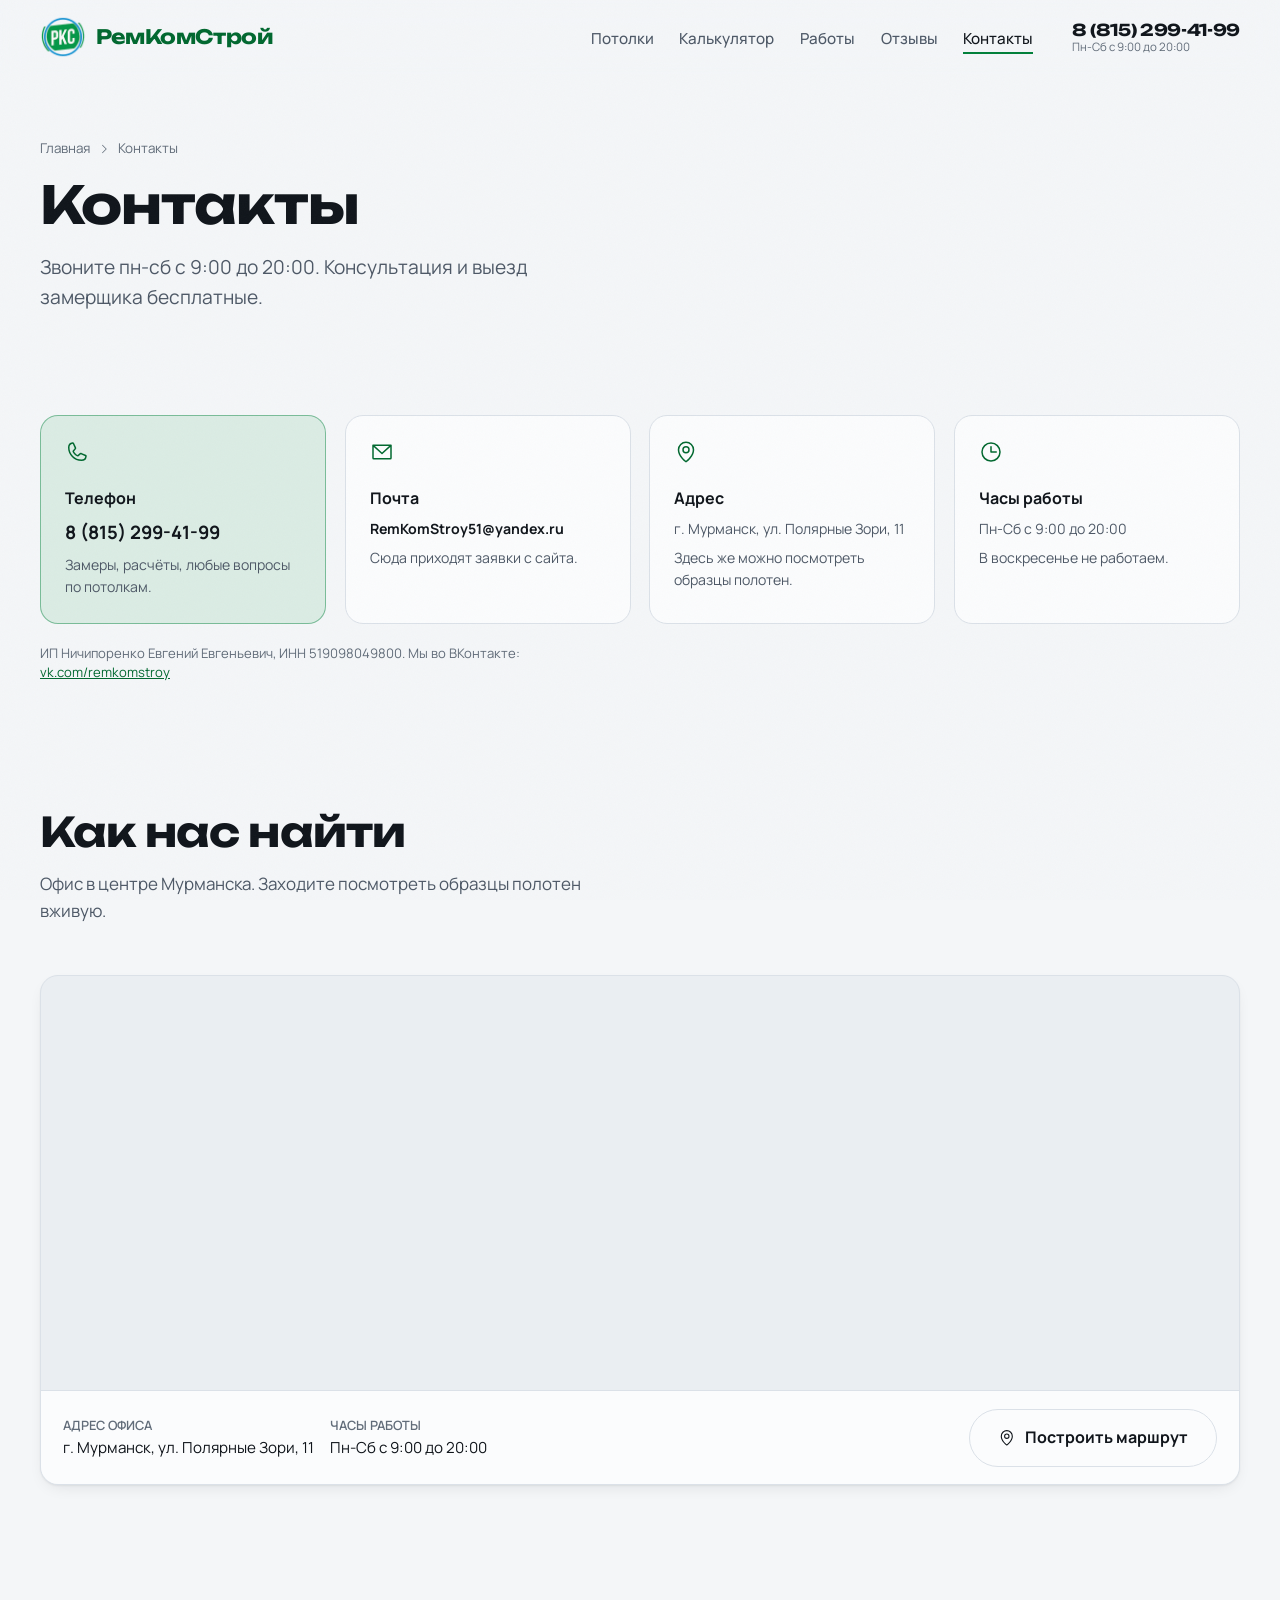
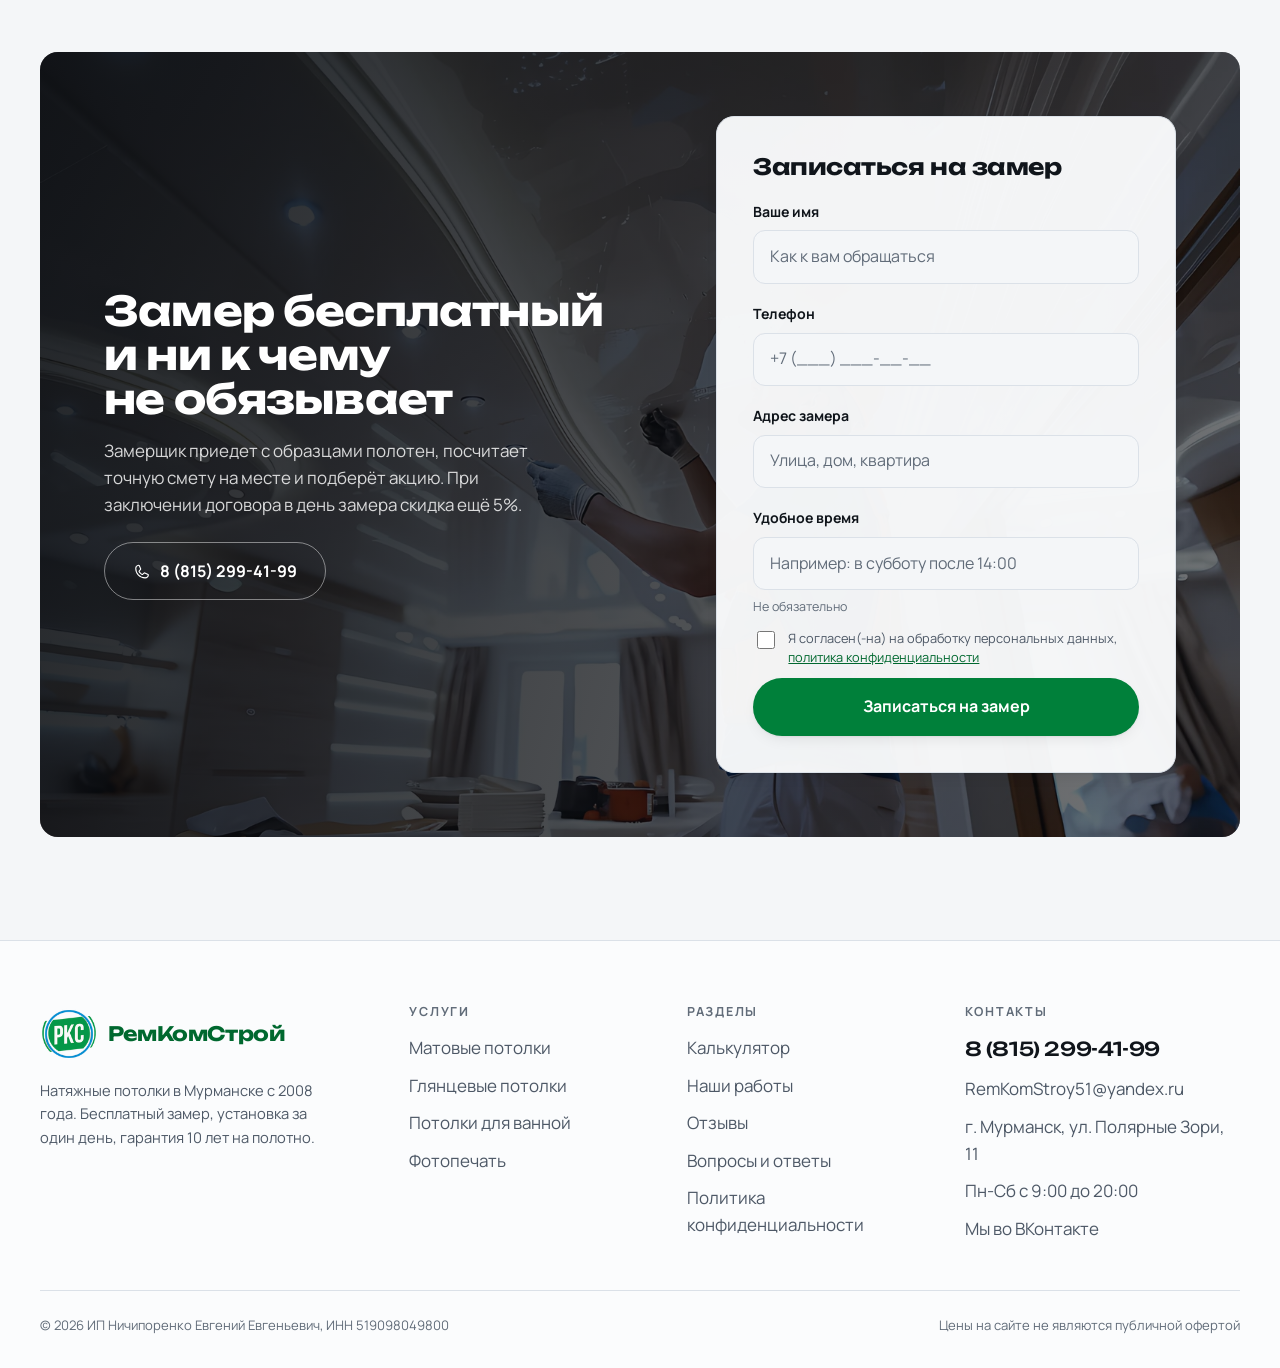
<file: kontakty.html>
<!DOCTYPE html>
<html lang="ru">
<head>
<meta charset="utf-8">
<meta name="viewport" content="width=device-width, initial-scale=1">
<title>Контакты РемКомСтрой: г. Мурманск, ул. Полярные Зори, 11</title>
<meta name="description" content="Телефон, адрес и часы работы компании РемКомСтрой в Мурманске. Запись на бесплатный замер натяжных потолков.">
<link rel="canonical" href="https://remkomstroi.ru/kontakty.html">
<meta property="og:type" content="website">
<meta property="og:title" content="Контакты РемКомСтрой: г. Мурманск, ул. Полярные Зори, 11">
<meta property="og:description" content="Телефон, адрес и часы работы компании РемКомСтрой в Мурманске. Запись на бесплатный замер натяжных потолков.">
<meta property="og:image" content="assets/img/portfolio/lg/work_marble.jpg">
<meta name="theme-color" content="#f4f6f8" media="(prefers-color-scheme: light)">
<meta name="theme-color" content="#0e1116" media="(prefers-color-scheme: dark)">
<script>
(function () {
  var d = document.documentElement;
  d.classList.add('js');
  try {
    if (localStorage.getItem('rks-desktop') === '1') {
      d.setAttribute('data-force-desktop', '1');
      var m = document.querySelector('meta[name="viewport"]');
      if (m) m.setAttribute('content', 'width=1280');
    }
  } catch (e) {}
})();
</script>
<link rel="icon" href="favicon.ico" sizes="any">
<link rel="icon" type="image/png" sizes="192x192" href="assets/img/brand/icon-192.png">
<link rel="apple-touch-icon" href="apple-touch-icon.png">
<link rel="preload" href="assets/fonts/unbounded-cyrillic.woff2" as="font" type="font/woff2" crossorigin>
<link rel="preload" href="assets/fonts/manrope-cyrillic.woff2" as="font" type="font/woff2" crossorigin>
<link rel="stylesheet" href="assets/css/style.css?v=7ea7a99b">
</head>
<body>
<svg xmlns="http://www.w3.org/2000/svg" style="display:none">
<!-- Phosphor Icons (MIT), https://phosphoricons.com -->
<symbol id="i-phone" viewBox="0 0 256 256" fill="currentColor"><path d="M222.37,158.46l-47.11-21.11-.13-.06a16,16,0,0,0-15.17,1.4,8.12,8.12,0,0,0-.75.56L134.87,160c-15.42-7.49-31.34-23.29-38.83-38.51l20.78-24.71c.2-.25.39-.5.57-.77a16,16,0,0,0,1.32-15.06l0-.12L97.54,33.64a16,16,0,0,0-16.62-9.52A56.26,56.26,0,0,0,32,80c0,79.4,64.6,144,144,144a56.26,56.26,0,0,0,55.88-48.92A16,16,0,0,0,222.37,158.46ZM176,208A128.14,128.14,0,0,1,48,80,40.2,40.2,0,0,1,82.87,40a.61.61,0,0,0,0,.12l21,47L83.2,111.86a6.13,6.13,0,0,0-.57.77,16,16,0,0,0-1,15.7c9.06,18.53,27.73,37.06,46.46,46.11a16,16,0,0,0,15.75-1.14,8.44,8.44,0,0,0,.74-.56L168.89,152l47,21.05h0s.08,0,.11,0A40.21,40.21,0,0,1,176,208Z"/></symbol>
<symbol id="i-ruler" viewBox="0 0 256 256" fill="currentColor"><path d="M235.32,73.37,182.63,20.69a16,16,0,0,0-22.63,0L20.68,160a16,16,0,0,0,0,22.63l52.69,52.68a16,16,0,0,0,22.63,0L235.32,96A16,16,0,0,0,235.32,73.37ZM84.68,224,32,171.31l32-32,26.34,26.35a8,8,0,0,0,11.32-11.32L75.31,128,96,107.31l26.34,26.35a8,8,0,0,0,11.32-11.32L107.31,96,128,75.31l26.34,26.35a8,8,0,0,0,11.32-11.32L139.31,64l32-32L224,84.69Z"/></symbol>
<symbol id="i-calculator" viewBox="0 0 256 256" fill="currentColor"><path d="M80,120h96a8,8,0,0,0,8-8V64a8,8,0,0,0-8-8H80a8,8,0,0,0-8,8v48A8,8,0,0,0,80,120Zm8-48h80v32H88ZM200,24H56A16,16,0,0,0,40,40V216a16,16,0,0,0,16,16H200a16,16,0,0,0,16-16V40A16,16,0,0,0,200,24Zm0,192H56V40H200ZM100,148a12,12,0,1,1-12-12A12,12,0,0,1,100,148Zm40,0a12,12,0,1,1-12-12A12,12,0,0,1,140,148Zm40,0a12,12,0,1,1-12-12A12,12,0,0,1,180,148Zm-80,40a12,12,0,1,1-12-12A12,12,0,0,1,100,188Zm40,0a12,12,0,1,1-12-12A12,12,0,0,1,140,188Zm40,0a12,12,0,1,1-12-12A12,12,0,0,1,180,188Z"/></symbol>
<symbol id="i-arrow-right" viewBox="0 0 256 256" fill="currentColor"><path d="M221.66,133.66l-72,72a8,8,0,0,1-11.32-11.32L196.69,136H40a8,8,0,0,1,0-16H196.69L138.34,61.66a8,8,0,0,1,11.32-11.32l72,72A8,8,0,0,1,221.66,133.66Z"/></symbol>
<symbol id="i-x" viewBox="0 0 256 256" fill="currentColor"><path d="M205.66,194.34a8,8,0,0,1-11.32,11.32L128,139.31,61.66,205.66a8,8,0,0,1-11.32-11.32L116.69,128,50.34,61.66A8,8,0,0,1,61.66,50.34L128,116.69l66.34-66.35a8,8,0,0,1,11.32,11.32L139.31,128Z"/></symbol>
<symbol id="i-caret-left" viewBox="0 0 256 256" fill="currentColor"><path d="M165.66,202.34a8,8,0,0,1-11.32,11.32l-80-80a8,8,0,0,1,0-11.32l80-80a8,8,0,0,1,11.32,11.32L91.31,128Z"/></symbol>
<symbol id="i-caret-right" viewBox="0 0 256 256" fill="currentColor"><path d="M181.66,133.66l-80,80a8,8,0,0,1-11.32-11.32L164.69,128,90.34,53.66a8,8,0,0,1,11.32-11.32l80,80A8,8,0,0,1,181.66,133.66Z"/></symbol>
<symbol id="i-caret-down" viewBox="0 0 256 256" fill="currentColor"><path d="M213.66,101.66l-80,80a8,8,0,0,1-11.32,0l-80-80A8,8,0,0,1,53.66,90.34L128,164.69l74.34-74.35a8,8,0,0,1,11.32,11.32Z"/></symbol>
<symbol id="i-map-pin" viewBox="0 0 256 256" fill="currentColor"><path d="M128,64a40,40,0,1,0,40,40A40,40,0,0,0,128,64Zm0,64a24,24,0,1,1,24-24A24,24,0,0,1,128,128Zm0-112a88.1,88.1,0,0,0-88,88c0,31.4,14.51,64.68,42,96.25a254.19,254.19,0,0,0,41.45,38.3,8,8,0,0,0,9.18,0A254.19,254.19,0,0,0,174,200.25c27.45-31.57,42-64.85,42-96.25A88.1,88.1,0,0,0,128,16Zm0,206c-16.53-13-72-60.75-72-118a72,72,0,0,1,144,0C200,161.23,144.53,209,128,222Z"/></symbol>
<symbol id="i-clock" viewBox="0 0 256 256" fill="currentColor"><path d="M128,24A104,104,0,1,0,232,128,104.11,104.11,0,0,0,128,24Zm0,192a88,88,0,1,1,88-88A88.1,88.1,0,0,1,128,216Zm64-88a8,8,0,0,1-8,8H128a8,8,0,0,1-8-8V72a8,8,0,0,1,16,0v48h48A8,8,0,0,1,192,128Z"/></symbol>
<symbol id="i-seal-check" viewBox="0 0 256 256" fill="currentColor"><path d="M225.86,102.82c-3.77-3.94-7.67-8-9.14-11.57-1.36-3.27-1.44-8.69-1.52-13.94-.15-9.76-.31-20.82-8-28.51s-18.75-7.85-28.51-8c-5.25-.08-10.67-.16-13.94-1.52-3.56-1.47-7.63-5.37-11.57-9.14C146.28,23.51,138.44,16,128,16s-18.27,7.51-25.18,14.14c-3.94,3.77-8,7.67-11.57,9.14C88,40.64,82.56,40.72,77.31,40.8c-9.76.15-20.82.31-28.51,8S41,67.55,40.8,77.31c-.08,5.25-.16,10.67-1.52,13.94-1.47,3.56-5.37,7.63-9.14,11.57C23.51,109.72,16,117.56,16,128s7.51,18.27,14.14,25.18c3.77,3.94,7.67,8,9.14,11.57,1.36,3.27,1.44,8.69,1.52,13.94.15,9.76.31,20.82,8,28.51s18.75,7.85,28.51,8c5.25.08,10.67.16,13.94,1.52,3.56,1.47,7.63,5.37,11.57,9.14C109.72,232.49,117.56,240,128,240s18.27-7.51,25.18-14.14c3.94-3.77,8-7.67,11.57-9.14,3.27-1.36,8.69-1.44,13.94-1.52,9.76-.15,20.82-.31,28.51-8s7.85-18.75,8-28.51c.08-5.25.16-10.67,1.52-13.94,1.47-3.56,5.37-7.63,9.14-11.57C232.49,146.28,240,138.44,240,128S232.49,109.73,225.86,102.82Zm-11.55,39.29c-4.79,5-9.75,10.17-12.38,16.52-2.52,6.1-2.63,13.07-2.73,19.82-.1,7-.21,14.33-3.32,17.43s-10.39,3.22-17.43,3.32c-6.75.1-13.72.21-19.82,2.73-6.35,2.63-11.52,7.59-16.52,12.38S132,224,128,224s-9.15-4.92-14.11-9.69-10.17-9.75-16.52-12.38c-6.1-2.52-13.07-2.63-19.82-2.73-7-.1-14.33-.21-17.43-3.32s-3.22-10.39-3.32-17.43c-.1-6.75-.21-13.72-2.73-19.82-2.63-6.35-7.59-11.52-12.38-16.52S32,132,32,128s4.92-9.15,9.69-14.11,9.75-10.17,12.38-16.52c2.52-6.1,2.63-13.07,2.73-19.82.1-7,.21-14.33,3.32-17.43S70.51,56.9,77.55,56.8c6.75-.1,13.72-.21,19.82-2.73,6.35-2.63,11.52-7.59,16.52-12.38S124,32,128,32s9.15,4.92,14.11,9.69,10.17,9.75,16.52,12.38c6.1,2.52,13.07,2.63,19.82,2.73,7,.1,14.33.21,17.43,3.32s3.22,10.39,3.32,17.43c.1,6.75.21,13.72,2.73,19.82,2.63,6.35,7.59,11.52,12.38,16.52S224,124,224,128,219.08,137.15,214.31,142.11ZM173.66,98.34a8,8,0,0,1,0,11.32l-56,56a8,8,0,0,1-11.32,0l-24-24a8,8,0,0,1,11.32-11.32L112,148.69l50.34-50.35A8,8,0,0,1,173.66,98.34Z"/></symbol>
<symbol id="i-medal" viewBox="0 0 256 256" fill="currentColor"><path d="M216,96A88,88,0,1,0,72,163.83V240a8,8,0,0,0,11.58,7.16L128,225l44.43,22.21A8.07,8.07,0,0,0,176,248a8,8,0,0,0,8-8V163.83A87.85,87.85,0,0,0,216,96ZM56,96a72,72,0,1,1,72,72A72.08,72.08,0,0,1,56,96ZM168,227.06l-36.43-18.21a8,8,0,0,0-7.16,0L88,227.06V174.37a87.89,87.89,0,0,0,80,0ZM128,152A56,56,0,1,0,72,96,56.06,56.06,0,0,0,128,152Zm0-96A40,40,0,1,1,88,96,40,40,0,0,1,128,56Z"/></symbol>
<symbol id="i-shield-check" viewBox="0 0 256 256" fill="currentColor"><path d="M208,40H48A16,16,0,0,0,32,56v56c0,52.72,25.52,84.67,46.93,102.19,23.06,18.86,46,25.26,47,25.53a8,8,0,0,0,4.2,0c1-.27,23.91-6.67,47-25.53C198.48,196.67,224,164.72,224,112V56A16,16,0,0,0,208,40Zm0,72c0,37.07-13.66,67.16-40.6,89.42A129.3,129.3,0,0,1,128,223.62a128.25,128.25,0,0,1-38.92-21.81C61.82,179.51,48,149.3,48,112l0-56,160,0ZM82.34,141.66a8,8,0,0,1,11.32-11.32L112,148.69l50.34-50.35a8,8,0,0,1,11.32,11.32l-56,56a8,8,0,0,1-11.32,0Z"/></symbol>
<symbol id="i-wallet" viewBox="0 0 256 256" fill="currentColor"><path d="M216,64H56a8,8,0,0,1,0-16H192a8,8,0,0,0,0-16H56A24,24,0,0,0,32,56V184a24,24,0,0,0,24,24H216a16,16,0,0,0,16-16V80A16,16,0,0,0,216,64Zm0,128H56a8,8,0,0,1-8-8V78.63A23.84,23.84,0,0,0,56,80H216Zm-48-60a12,12,0,1,1,12,12A12,12,0,0,1,168,132Z"/></symbol>
<symbol id="i-tag" viewBox="0 0 256 256" fill="currentColor"><path d="M243.31,136,144,36.69A15.86,15.86,0,0,0,132.69,32H40a8,8,0,0,0-8,8v92.69A15.86,15.86,0,0,0,36.69,144L136,243.31a16,16,0,0,0,22.63,0l84.68-84.68a16,16,0,0,0,0-22.63Zm-96,96L48,132.69V48h84.69L232,147.31ZM96,84A12,12,0,1,1,84,72,12,12,0,0,1,96,84Z"/></symbol>
<symbol id="i-envelope-simple" viewBox="0 0 256 256" fill="currentColor"><path d="M224,48H32a8,8,0,0,0-8,8V192a16,16,0,0,0,16,16H216a16,16,0,0,0,16-16V56A8,8,0,0,0,224,48ZM203.43,64,128,133.15,52.57,64ZM216,192H40V74.19l82.59,75.71a8,8,0,0,0,10.82,0L216,74.19V192Z"/></symbol>
<symbol id="i-question" viewBox="0 0 256 256" fill="currentColor"><path d="M140,180a12,12,0,1,1-12-12A12,12,0,0,1,140,180ZM128,72c-22.06,0-40,16.15-40,36v4a8,8,0,0,0,16,0v-4c0-11,10.77-20,24-20s24,9,24,20-10.77,20-24,20a8,8,0,0,0-8,8v8a8,8,0,0,0,16,0v-.72c18.24-3.35,32-17.9,32-35.28C168,88.15,150.06,72,128,72Zm104,56A104,104,0,1,1,128,24,104.11,104.11,0,0,1,232,128Zm-16,0a88,88,0,1,0-88,88A88.1,88.1,0,0,0,216,128Z"/></symbol>
<symbol id="i-sparkle" viewBox="0 0 256 256" fill="currentColor"><path d="M197.58,129.06,146,110l-19-51.62a15.92,15.92,0,0,0-29.88,0L78,110l-51.62,19a15.92,15.92,0,0,0,0,29.88L78,178l19,51.62a15.92,15.92,0,0,0,29.88,0L146,178l51.62-19a15.92,15.92,0,0,0,0-29.88ZM137,164.22a8,8,0,0,0-4.74,4.74L112,223.85,91.78,169A8,8,0,0,0,87,164.22L32.15,144,87,123.78A8,8,0,0,0,91.78,119L112,64.15,132.22,119a8,8,0,0,0,4.74,4.74L191.85,144ZM144,40a8,8,0,0,1,8-8h16V16a8,8,0,0,1,16,0V32h16a8,8,0,0,1,0,16H184V64a8,8,0,0,1-16,0V48H152A8,8,0,0,1,144,40ZM248,88a8,8,0,0,1-8,8h-8v8a8,8,0,0,1-16,0V96h-8a8,8,0,0,1,0-16h8V72a8,8,0,0,1,16,0v8h8A8,8,0,0,1,248,88Z"/></symbol>
<symbol id="i-desktop" viewBox="0 0 256 256" fill="currentColor"><path d="M208,40H48A24,24,0,0,0,24,64V176a24,24,0,0,0,24,24h72v16H96a8,8,0,0,0,0,16h64a8,8,0,0,0,0-16H136V200h72a24,24,0,0,0,24-24V64A24,24,0,0,0,208,40ZM48,56H208a8,8,0,0,1,8,8v80H40V64A8,8,0,0,1,48,56ZM208,184H48a8,8,0,0,1-8-8V160H216v16A8,8,0,0,1,208,184Z"/></symbol>
<symbol id="i-device-mobile" viewBox="0 0 256 256" fill="currentColor"><path d="M176,16H80A24,24,0,0,0,56,40V216a24,24,0,0,0,24,24h96a24,24,0,0,0,24-24V40A24,24,0,0,0,176,16ZM72,64H184V192H72Zm8-32h96a8,8,0,0,1,8,8v8H72V40A8,8,0,0,1,80,32Zm96,192H80a8,8,0,0,1-8-8v-8H184v8A8,8,0,0,1,176,224Z"/></symbol>
</svg>
<a class="skip-link" href="#main">Перейти к содержанию</a>
<div id="top-sentinel" aria-hidden="true"></div>

<header class="header">
  <div class="wrap header__inner">
    <a class="logo" href="index.html">
      <img class="logo__mark" src="assets/img/brand/logo-96.png" width="46" height="46" alt="">
      <span class="logo__text">РемКом<span>Строй</span></span>
    </a>
    <nav class="nav" aria-label="Основная навигация">
      <ul class="nav__list">
        <li><a href="potolki.html">Потолки</a></li>
        <li><a href="index.html#calc">Калькулятор</a></li>
        <li><a href="raboty.html">Работы</a></li>
        <li><a href="otzyvy.html">Отзывы</a></li>
        <li><a href="kontakty.html" aria-current="page">Контакты</a></li>
      </ul>
    </nav>
    <a class="header__phone" href="tel:+78152994199">
      <b>8 (815) 299-41-99</b>
      <small>Пн-Сб с 9:00 до 20:00</small>
    </a>
    <button class="burger" type="button" aria-expanded="false" aria-label="Меню">
      <i aria-hidden="true"></i>
    </button>
  </div>
</header>

<main id="main">

  <section class="wrap page-head">
    <nav class="crumbs" aria-label="Хлебные крошки"><a href="index.html">Главная</a><svg width="12" height="12" aria-hidden="true"><use href="#i-caret-right"></use></svg><span>Контакты</span></nav>
    <h1 class="h1 reveal">Контакты</h1>
    <p class="lead reveal" style="--d:80ms; margin-top:1.25rem">
      Звоните пн-сб с 9:00 до 20:00. Консультация и выезд замерщика бесплатные.
    </p>
  </section>

  <section class="section--tight">
    <div class="wrap">
      <div class="tiles reveal" data-stagger="70">
        <div class="tile tile--accent">
          <svg width="24" height="24" style="color:var(--accent-text)" aria-hidden="true"><use href="#i-phone"></use></svg>
          <b>Телефон</b>
          <p style="font-size:1.15rem; font-weight:700; color:var(--ink)">
            <a href="tel:+78152994199" style="text-decoration:none">8 (815) 299-41-99</a>
          </p>
          <p>Замеры, расчёты, любые вопросы по потолкам.</p>
        </div>
        <div class="tile">
          <svg width="24" height="24" style="color:var(--accent-text)" aria-hidden="true"><use href="#i-envelope-simple"></use></svg>
          <b>Почта</b>
          <p style="font-weight:700; color:var(--ink)">
            <a href="mailto:RemKomStroy51@yandex.ru" style="text-decoration:none">RemKomStroy51@yandex.ru</a>
          </p>
          <p>Сюда приходят заявки с сайта.</p>
        </div>
        <div class="tile">
          <svg width="24" height="24" style="color:var(--accent-text)" aria-hidden="true"><use href="#i-map-pin"></use></svg>
          <b>Адрес</b>
          <p>г. Мурманск, ул. Полярные Зори, 11</p>
          <p>Здесь же можно посмотреть образцы полотен.</p>
        </div>
        <div class="tile">
          <svg width="24" height="24" style="color:var(--accent-text)" aria-hidden="true"><use href="#i-clock"></use></svg>
          <b>Часы работы</b>
          <p>Пн-Сб с 9:00 до 20:00</p>
          <p>В воскресенье не работаем.</p>
        </div>
      </div>

      <p class="note" style="max-width:62ch">
        ИП Ничипоренко Евгений Евгеньевич, ИНН 519098049800.
        Мы во ВКонтакте: <a href="https://vk.com/remkomstroy" rel="noopener" class="text-accent">vk.com/remkomstroy</a>
      </p>
    </div>
  </section>

  <section class="section--tight" id="map">
    <div class="wrap">
      <div class="section-head reveal">
        <h2 class="h2">Как нас найти</h2>
        <p>Офис в центре Мурманска. Заходите посмотреть образцы полотен вживую.</p>
      </div>

      <div class="map reveal-media">
        <iframe src="https://yandex.ru/map-widget/v1/?ll=33.088229%2C68.953565&z=17&pt=33.088229%2C68.953565%2Cpm2rdm"
                title="Карта проезда: г. Мурманск, ул. Полярные Зори, 11"
                loading="lazy"
                referrerpolicy="no-referrer-when-downgrade"
                allowfullscreen></iframe>
        <div class="map__bar">
          <p><b>АДРЕС ОФИСА</b>г. Мурманск, ул. Полярные Зори, 11</p>
          <p><b>ЧАСЫ РАБОТЫ</b>Пн-Сб с 9:00 до 20:00</p>
          <a class="btn" href="https://yandex.ru/maps/?rtext=~68.953565%2C33.088229&rtt=auto" target="_blank" rel="noopener">
            <svg class="btn-icon" aria-hidden="true"><use href="#i-map-pin"></use></svg>Построить маршрут
          </a>
        </div>
      </div>
    </div>
  </section>


  <section class="section" id="zamer">
    <div class="wrap">
      <div class="cta-band reveal">
        <picture>
          <source type="image/webp" srcset="assets/img/portfolio/lg/work_montage.webp">
          <img class="cta-band__bg" src="assets/img/portfolio/lg/work_montage.jpg" width="1600" height="1600" loading="lazy" alt="">
        </picture>
        <div>
          <h2 class="h2">Замер бесплатный и ни к чему не обязывает</h2>
          <p>
            Замерщик приедет с образцами полотен, посчитает точную смету на месте и подберёт акцию.
            При заключении договора в день замера скидка ещё 5%.
          </p>
          <p style="margin-top:1.5rem">
            <a class="btn" href="tel:+78152994199" style="--btn-bg:transparent; --btn-fg:#fff; border-color:rgba(255,255,255,.45)">
              <svg class="btn-icon" aria-hidden="true"><use href="#i-phone"></use></svg>8 (815) 299-41-99
            </a>
          </p>
        </div>
        <form class="panel" action="api/send.php" method="post" data-ajax>
          <input type="hidden" name="form_id" value="Заявка на замер">
          <input type="hidden" name="page_url" value="kontakty.html">
          <div class="honeypot" aria-hidden="true">
            <label for="kt-website">Не заполняйте</label>
            <input type="text" id="kt-website" name="website" tabindex="-1" autocomplete="off">
          </div>
          <h3 class="h3" style="margin-bottom:1.25rem">Записаться на замер</h3>
          <div class="stack-sm">
            <div class="field">
              <label for="kt-name">Ваше имя</label>
              <input type="text" id="kt-name" name="name" autocomplete="name" data-validate="name" placeholder="Как к вам обращаться">
              <span class="field__error"></span>
            </div>
            <div class="field">
              <label for="kt-phone">Телефон</label>
              <input type="tel" id="kt-phone" name="phone" autocomplete="tel" data-validate="phone" placeholder="+7 (___) ___-__-__">
              <span class="field__error"></span>
            </div>
            <div class="field">
              <label for="kt-address">Адрес замера</label>
              <input type="text" id="kt-address" name="address" autocomplete="street-address" data-validate="text" placeholder="Улица, дом, квартира">
              <span class="field__error"></span>
            </div>
            <div class="field">
              <label for="kt-comment">Удобное время</label>
              <input type="text" id="kt-comment" name="comment" placeholder="Например: в субботу после 14:00">
              <span class="field__help">Не обязательно</span>
            </div>
            <label class="consent">
              <input type="checkbox" name="consent" value="1">
              <span>Я согласен(-на) на обработку персональных данных, <a href="politika.html">политика конфиденциальности</a></span>
            </label>
            <button class="btn btn--primary btn--block" type="submit">Записаться на замер</button>
          </div>
          <p class="form-status" role="status" aria-live="polite"></p>
        </form>
      </div>
    </div>
  </section>


</main>

<footer class="footer">
  <div class="wrap">
    <div class="footer__grid">
      <div>
        <a class="logo" href="index.html" style="margin-bottom:1rem">
          <img class="logo__mark" src="assets/img/brand/logo-96.png" width="58" height="58" alt="">
          <span class="logo__text">РемКом<span>Строй</span></span>
        </a>
        <p style="color:var(--ink-2); font-size:.92rem; max-width:32ch">
          Натяжные потолки в Мурманске с 2008 года. Бесплатный замер, установка за один день,
          гарантия 10 лет на полотно.
        </p>
      </div>
      <div>
        <h4>Услуги</h4>
        <ul>
          <li><a href="potolki.html#matte">Матовые потолки</a></li>
          <li><a href="potolki.html#gloss">Глянцевые потолки</a></li>
          <li><a href="potolki.html#bath">Потолки для ванной</a></li>
          <li><a href="potolki.html#print">Фотопечать</a></li>
        </ul>
      </div>
      <div>
        <h4>Разделы</h4>
        <ul>
          <li><a href="index.html#calc">Калькулятор</a></li>
          <li><a href="raboty.html">Наши работы</a></li>
          <li><a href="otzyvy.html">Отзывы</a></li>
          <li><a href="index.html#faq">Вопросы и ответы</a></li>
          <li><a href="politika.html">Политика конфиденциальности</a></li>
        </ul>
      </div>
      <div>
        <h4>Контакты</h4>
        <ul>
          <li><a class="footer__phone" href="tel:+78152994199">8 (815) 299-41-99</a></li>
          <li><a href="mailto:RemKomStroy51@yandex.ru">RemKomStroy51@yandex.ru</a></li>
          <li style="color:var(--ink-2)">г. Мурманск, ул. Полярные Зори, 11</li>
          <li style="color:var(--ink-2)">Пн-Сб с 9:00 до 20:00</li>
          <li><a href="https://vk.com/remkomstroy" rel="noopener">Мы во ВКонтакте</a></li>
        </ul>
      </div>
    </div>
    <div class="footer__bottom">
      <span>&copy; <span data-year>2026</span> ИП Ничипоренко Евгений Евгеньевич, ИНН 519098049800</span>
      <button class="viewport-switch" type="button" data-viewport-switch>
        <svg aria-hidden="true"><use href="#i-desktop"></use></svg>
        <span data-viewport-label>Полная версия</span>
      </button>
      <span>Цены на сайте не являются публичной офертой</span>
    </div>
  </div>
</footer>

<div class="grain" aria-hidden="true"></div>
<script src="assets/js/app.js?v=7ea7a99b" defer></script>
</body>
</html>
</file>
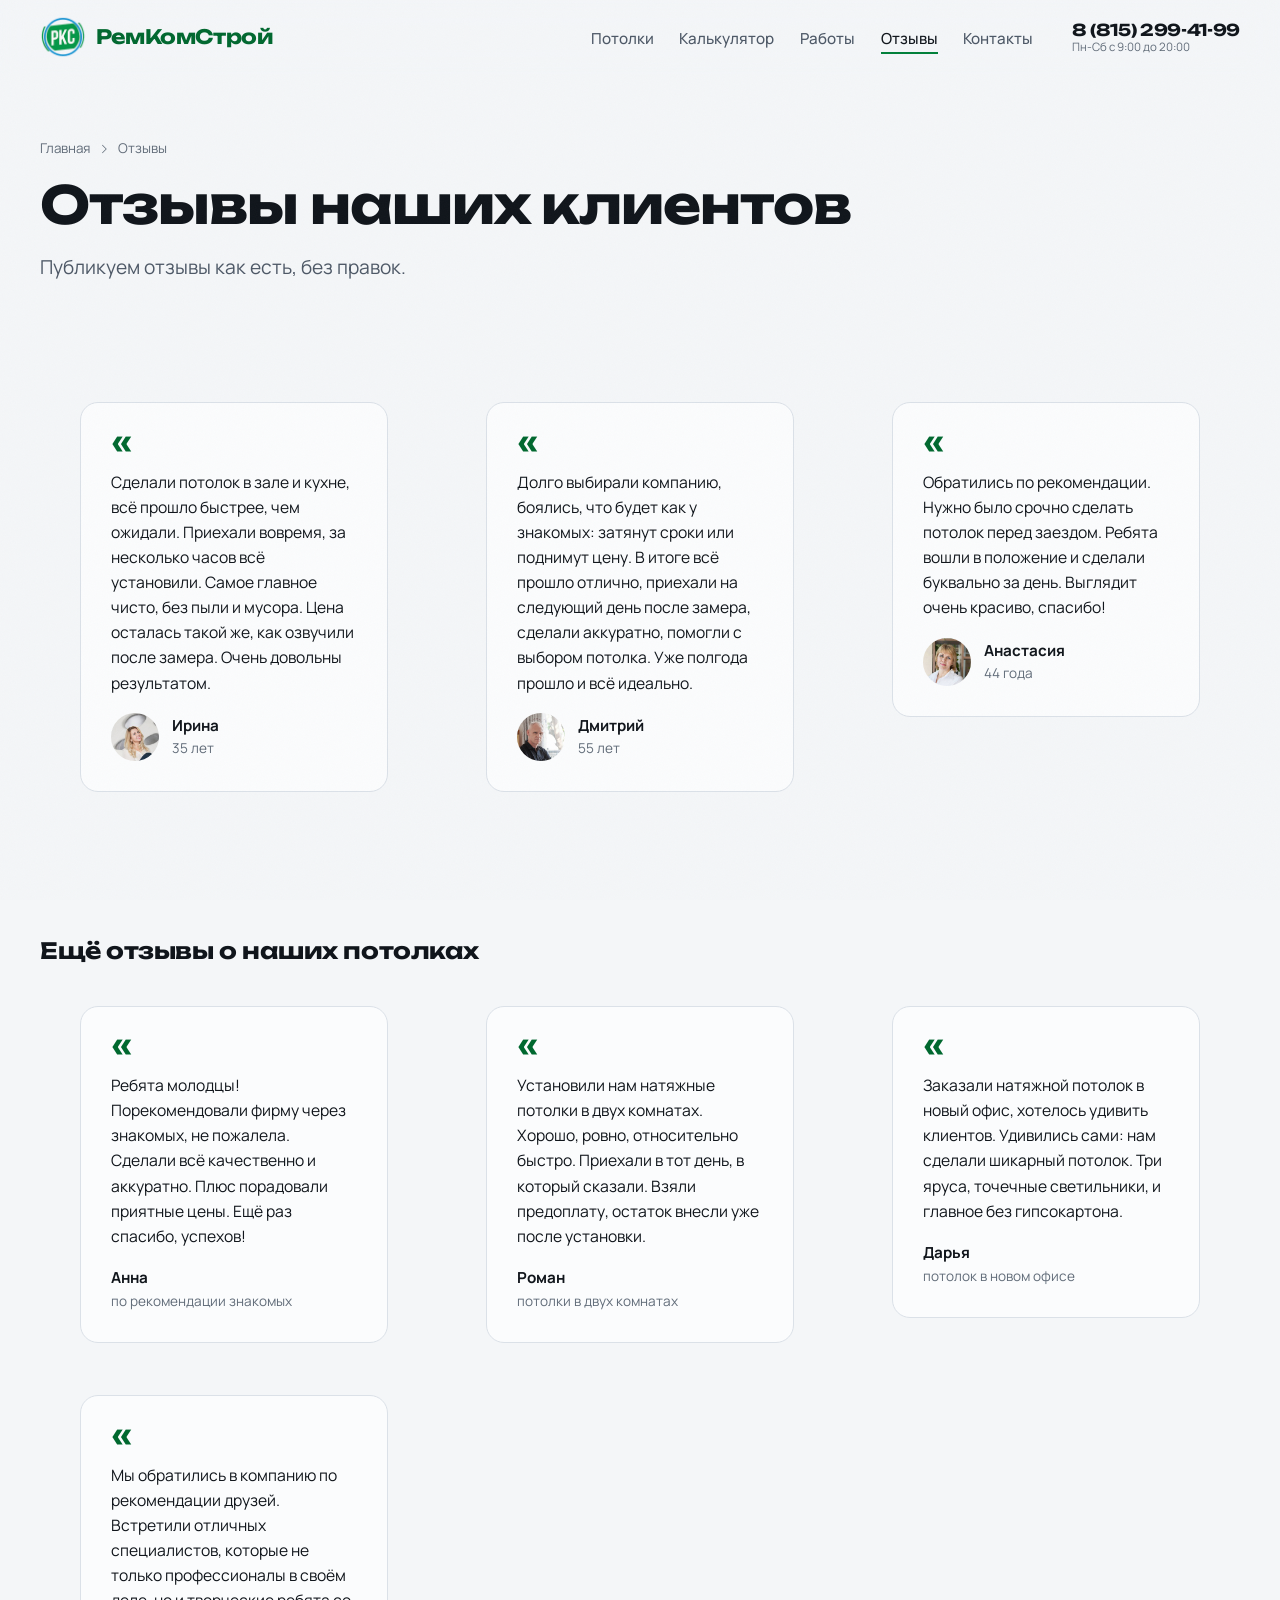
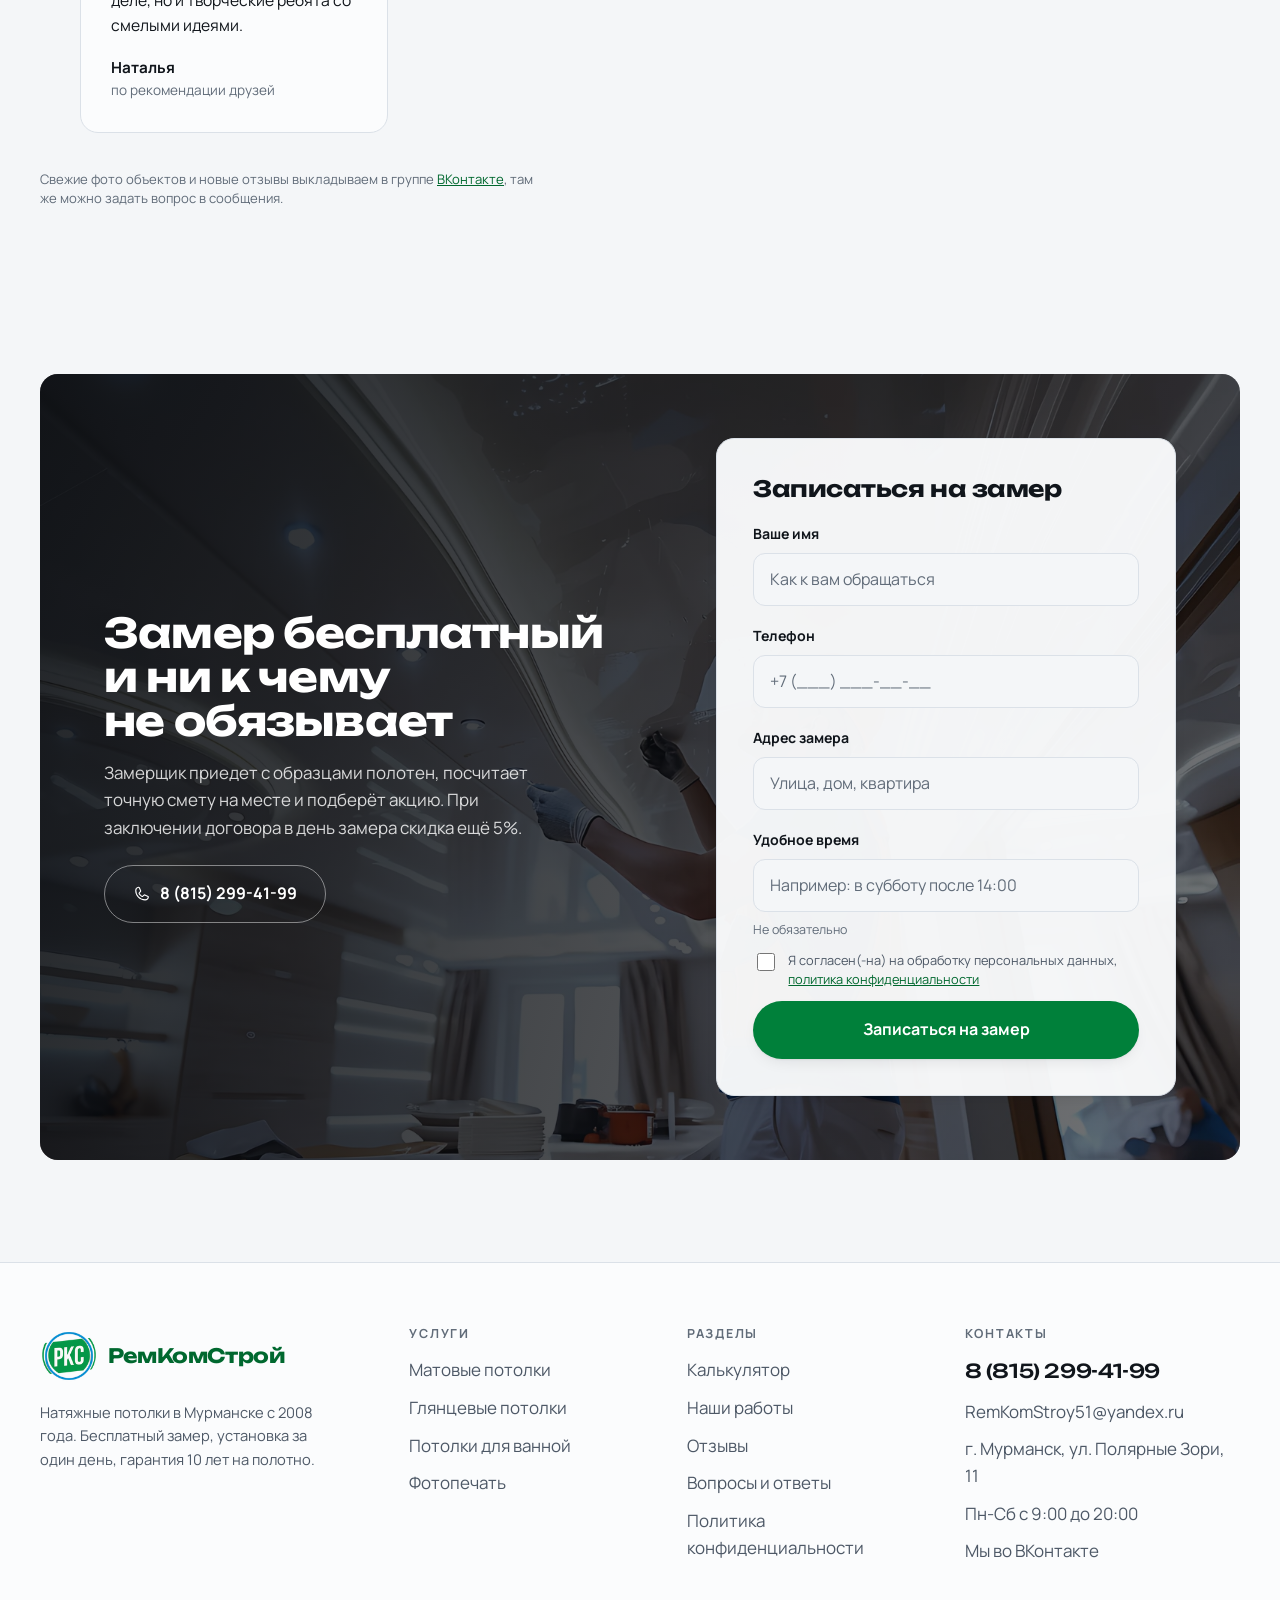
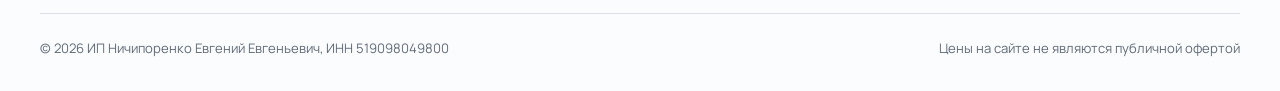
<file: otzyvy.html>
<!DOCTYPE html>
<html lang="ru">
<head>
<meta charset="utf-8">
<meta name="viewport" content="width=device-width, initial-scale=1">
<title>Отзывы о компании РемКомСтрой, Мурманск</title>
<meta name="description" content="Отзывы заказчиков о натяжных потолках от компании РемКомСтрой в Мурманске.">
<link rel="canonical" href="https://remkomstroi.ru/otzyvy.html">
<meta property="og:type" content="website">
<meta property="og:title" content="Отзывы о компании РемКомСтрой, Мурманск">
<meta property="og:description" content="Отзывы заказчиков о натяжных потолках от компании РемКомСтрой в Мурманске.">
<meta property="og:image" content="assets/img/portfolio/lg/work_marble.jpg">
<meta name="theme-color" content="#f4f6f8" media="(prefers-color-scheme: light)">
<meta name="theme-color" content="#0e1116" media="(prefers-color-scheme: dark)">
<script>
(function () {
  var d = document.documentElement;
  d.classList.add('js');
  try {
    if (localStorage.getItem('rks-desktop') === '1') {
      d.setAttribute('data-force-desktop', '1');
      var m = document.querySelector('meta[name="viewport"]');
      if (m) m.setAttribute('content', 'width=1280');
    }
  } catch (e) {}
})();
</script>
<link rel="icon" href="favicon.ico" sizes="any">
<link rel="icon" type="image/png" sizes="192x192" href="assets/img/brand/icon-192.png">
<link rel="apple-touch-icon" href="apple-touch-icon.png">
<link rel="preload" href="assets/fonts/unbounded-cyrillic.woff2" as="font" type="font/woff2" crossorigin>
<link rel="preload" href="assets/fonts/manrope-cyrillic.woff2" as="font" type="font/woff2" crossorigin>
<link rel="stylesheet" href="assets/css/style.css?v=7ea7a99b">
</head>
<body>
<svg xmlns="http://www.w3.org/2000/svg" style="display:none">
<!-- Phosphor Icons (MIT), https://phosphoricons.com -->
<symbol id="i-phone" viewBox="0 0 256 256" fill="currentColor"><path d="M222.37,158.46l-47.11-21.11-.13-.06a16,16,0,0,0-15.17,1.4,8.12,8.12,0,0,0-.75.56L134.87,160c-15.42-7.49-31.34-23.29-38.83-38.51l20.78-24.71c.2-.25.39-.5.57-.77a16,16,0,0,0,1.32-15.06l0-.12L97.54,33.64a16,16,0,0,0-16.62-9.52A56.26,56.26,0,0,0,32,80c0,79.4,64.6,144,144,144a56.26,56.26,0,0,0,55.88-48.92A16,16,0,0,0,222.37,158.46ZM176,208A128.14,128.14,0,0,1,48,80,40.2,40.2,0,0,1,82.87,40a.61.61,0,0,0,0,.12l21,47L83.2,111.86a6.13,6.13,0,0,0-.57.77,16,16,0,0,0-1,15.7c9.06,18.53,27.73,37.06,46.46,46.11a16,16,0,0,0,15.75-1.14,8.44,8.44,0,0,0,.74-.56L168.89,152l47,21.05h0s.08,0,.11,0A40.21,40.21,0,0,1,176,208Z"/></symbol>
<symbol id="i-ruler" viewBox="0 0 256 256" fill="currentColor"><path d="M235.32,73.37,182.63,20.69a16,16,0,0,0-22.63,0L20.68,160a16,16,0,0,0,0,22.63l52.69,52.68a16,16,0,0,0,22.63,0L235.32,96A16,16,0,0,0,235.32,73.37ZM84.68,224,32,171.31l32-32,26.34,26.35a8,8,0,0,0,11.32-11.32L75.31,128,96,107.31l26.34,26.35a8,8,0,0,0,11.32-11.32L107.31,96,128,75.31l26.34,26.35a8,8,0,0,0,11.32-11.32L139.31,64l32-32L224,84.69Z"/></symbol>
<symbol id="i-calculator" viewBox="0 0 256 256" fill="currentColor"><path d="M80,120h96a8,8,0,0,0,8-8V64a8,8,0,0,0-8-8H80a8,8,0,0,0-8,8v48A8,8,0,0,0,80,120Zm8-48h80v32H88ZM200,24H56A16,16,0,0,0,40,40V216a16,16,0,0,0,16,16H200a16,16,0,0,0,16-16V40A16,16,0,0,0,200,24Zm0,192H56V40H200ZM100,148a12,12,0,1,1-12-12A12,12,0,0,1,100,148Zm40,0a12,12,0,1,1-12-12A12,12,0,0,1,140,148Zm40,0a12,12,0,1,1-12-12A12,12,0,0,1,180,148Zm-80,40a12,12,0,1,1-12-12A12,12,0,0,1,100,188Zm40,0a12,12,0,1,1-12-12A12,12,0,0,1,140,188Zm40,0a12,12,0,1,1-12-12A12,12,0,0,1,180,188Z"/></symbol>
<symbol id="i-arrow-right" viewBox="0 0 256 256" fill="currentColor"><path d="M221.66,133.66l-72,72a8,8,0,0,1-11.32-11.32L196.69,136H40a8,8,0,0,1,0-16H196.69L138.34,61.66a8,8,0,0,1,11.32-11.32l72,72A8,8,0,0,1,221.66,133.66Z"/></symbol>
<symbol id="i-x" viewBox="0 0 256 256" fill="currentColor"><path d="M205.66,194.34a8,8,0,0,1-11.32,11.32L128,139.31,61.66,205.66a8,8,0,0,1-11.32-11.32L116.69,128,50.34,61.66A8,8,0,0,1,61.66,50.34L128,116.69l66.34-66.35a8,8,0,0,1,11.32,11.32L139.31,128Z"/></symbol>
<symbol id="i-caret-left" viewBox="0 0 256 256" fill="currentColor"><path d="M165.66,202.34a8,8,0,0,1-11.32,11.32l-80-80a8,8,0,0,1,0-11.32l80-80a8,8,0,0,1,11.32,11.32L91.31,128Z"/></symbol>
<symbol id="i-caret-right" viewBox="0 0 256 256" fill="currentColor"><path d="M181.66,133.66l-80,80a8,8,0,0,1-11.32-11.32L164.69,128,90.34,53.66a8,8,0,0,1,11.32-11.32l80,80A8,8,0,0,1,181.66,133.66Z"/></symbol>
<symbol id="i-caret-down" viewBox="0 0 256 256" fill="currentColor"><path d="M213.66,101.66l-80,80a8,8,0,0,1-11.32,0l-80-80A8,8,0,0,1,53.66,90.34L128,164.69l74.34-74.35a8,8,0,0,1,11.32,11.32Z"/></symbol>
<symbol id="i-map-pin" viewBox="0 0 256 256" fill="currentColor"><path d="M128,64a40,40,0,1,0,40,40A40,40,0,0,0,128,64Zm0,64a24,24,0,1,1,24-24A24,24,0,0,1,128,128Zm0-112a88.1,88.1,0,0,0-88,88c0,31.4,14.51,64.68,42,96.25a254.19,254.19,0,0,0,41.45,38.3,8,8,0,0,0,9.18,0A254.19,254.19,0,0,0,174,200.25c27.45-31.57,42-64.85,42-96.25A88.1,88.1,0,0,0,128,16Zm0,206c-16.53-13-72-60.75-72-118a72,72,0,0,1,144,0C200,161.23,144.53,209,128,222Z"/></symbol>
<symbol id="i-clock" viewBox="0 0 256 256" fill="currentColor"><path d="M128,24A104,104,0,1,0,232,128,104.11,104.11,0,0,0,128,24Zm0,192a88,88,0,1,1,88-88A88.1,88.1,0,0,1,128,216Zm64-88a8,8,0,0,1-8,8H128a8,8,0,0,1-8-8V72a8,8,0,0,1,16,0v48h48A8,8,0,0,1,192,128Z"/></symbol>
<symbol id="i-seal-check" viewBox="0 0 256 256" fill="currentColor"><path d="M225.86,102.82c-3.77-3.94-7.67-8-9.14-11.57-1.36-3.27-1.44-8.69-1.52-13.94-.15-9.76-.31-20.82-8-28.51s-18.75-7.85-28.51-8c-5.25-.08-10.67-.16-13.94-1.52-3.56-1.47-7.63-5.37-11.57-9.14C146.28,23.51,138.44,16,128,16s-18.27,7.51-25.18,14.14c-3.94,3.77-8,7.67-11.57,9.14C88,40.64,82.56,40.72,77.31,40.8c-9.76.15-20.82.31-28.51,8S41,67.55,40.8,77.31c-.08,5.25-.16,10.67-1.52,13.94-1.47,3.56-5.37,7.63-9.14,11.57C23.51,109.72,16,117.56,16,128s7.51,18.27,14.14,25.18c3.77,3.94,7.67,8,9.14,11.57,1.36,3.27,1.44,8.69,1.52,13.94.15,9.76.31,20.82,8,28.51s18.75,7.85,28.51,8c5.25.08,10.67.16,13.94,1.52,3.56,1.47,7.63,5.37,11.57,9.14C109.72,232.49,117.56,240,128,240s18.27-7.51,25.18-14.14c3.94-3.77,8-7.67,11.57-9.14,3.27-1.36,8.69-1.44,13.94-1.52,9.76-.15,20.82-.31,28.51-8s7.85-18.75,8-28.51c.08-5.25.16-10.67,1.52-13.94,1.47-3.56,5.37-7.63,9.14-11.57C232.49,146.28,240,138.44,240,128S232.49,109.73,225.86,102.82Zm-11.55,39.29c-4.79,5-9.75,10.17-12.38,16.52-2.52,6.1-2.63,13.07-2.73,19.82-.1,7-.21,14.33-3.32,17.43s-10.39,3.22-17.43,3.32c-6.75.1-13.72.21-19.82,2.73-6.35,2.63-11.52,7.59-16.52,12.38S132,224,128,224s-9.15-4.92-14.11-9.69-10.17-9.75-16.52-12.38c-6.1-2.52-13.07-2.63-19.82-2.73-7-.1-14.33-.21-17.43-3.32s-3.22-10.39-3.32-17.43c-.1-6.75-.21-13.72-2.73-19.82-2.63-6.35-7.59-11.52-12.38-16.52S32,132,32,128s4.92-9.15,9.69-14.11,9.75-10.17,12.38-16.52c2.52-6.1,2.63-13.07,2.73-19.82.1-7,.21-14.33,3.32-17.43S70.51,56.9,77.55,56.8c6.75-.1,13.72-.21,19.82-2.73,6.35-2.63,11.52-7.59,16.52-12.38S124,32,128,32s9.15,4.92,14.11,9.69,10.17,9.75,16.52,12.38c6.1,2.52,13.07,2.63,19.82,2.73,7,.1,14.33.21,17.43,3.32s3.22,10.39,3.32,17.43c.1,6.75.21,13.72,2.73,19.82,2.63,6.35,7.59,11.52,12.38,16.52S224,124,224,128,219.08,137.15,214.31,142.11ZM173.66,98.34a8,8,0,0,1,0,11.32l-56,56a8,8,0,0,1-11.32,0l-24-24a8,8,0,0,1,11.32-11.32L112,148.69l50.34-50.35A8,8,0,0,1,173.66,98.34Z"/></symbol>
<symbol id="i-medal" viewBox="0 0 256 256" fill="currentColor"><path d="M216,96A88,88,0,1,0,72,163.83V240a8,8,0,0,0,11.58,7.16L128,225l44.43,22.21A8.07,8.07,0,0,0,176,248a8,8,0,0,0,8-8V163.83A87.85,87.85,0,0,0,216,96ZM56,96a72,72,0,1,1,72,72A72.08,72.08,0,0,1,56,96ZM168,227.06l-36.43-18.21a8,8,0,0,0-7.16,0L88,227.06V174.37a87.89,87.89,0,0,0,80,0ZM128,152A56,56,0,1,0,72,96,56.06,56.06,0,0,0,128,152Zm0-96A40,40,0,1,1,88,96,40,40,0,0,1,128,56Z"/></symbol>
<symbol id="i-shield-check" viewBox="0 0 256 256" fill="currentColor"><path d="M208,40H48A16,16,0,0,0,32,56v56c0,52.72,25.52,84.67,46.93,102.19,23.06,18.86,46,25.26,47,25.53a8,8,0,0,0,4.2,0c1-.27,23.91-6.67,47-25.53C198.48,196.67,224,164.72,224,112V56A16,16,0,0,0,208,40Zm0,72c0,37.07-13.66,67.16-40.6,89.42A129.3,129.3,0,0,1,128,223.62a128.25,128.25,0,0,1-38.92-21.81C61.82,179.51,48,149.3,48,112l0-56,160,0ZM82.34,141.66a8,8,0,0,1,11.32-11.32L112,148.69l50.34-50.35a8,8,0,0,1,11.32,11.32l-56,56a8,8,0,0,1-11.32,0Z"/></symbol>
<symbol id="i-wallet" viewBox="0 0 256 256" fill="currentColor"><path d="M216,64H56a8,8,0,0,1,0-16H192a8,8,0,0,0,0-16H56A24,24,0,0,0,32,56V184a24,24,0,0,0,24,24H216a16,16,0,0,0,16-16V80A16,16,0,0,0,216,64Zm0,128H56a8,8,0,0,1-8-8V78.63A23.84,23.84,0,0,0,56,80H216Zm-48-60a12,12,0,1,1,12,12A12,12,0,0,1,168,132Z"/></symbol>
<symbol id="i-tag" viewBox="0 0 256 256" fill="currentColor"><path d="M243.31,136,144,36.69A15.86,15.86,0,0,0,132.69,32H40a8,8,0,0,0-8,8v92.69A15.86,15.86,0,0,0,36.69,144L136,243.31a16,16,0,0,0,22.63,0l84.68-84.68a16,16,0,0,0,0-22.63Zm-96,96L48,132.69V48h84.69L232,147.31ZM96,84A12,12,0,1,1,84,72,12,12,0,0,1,96,84Z"/></symbol>
<symbol id="i-envelope-simple" viewBox="0 0 256 256" fill="currentColor"><path d="M224,48H32a8,8,0,0,0-8,8V192a16,16,0,0,0,16,16H216a16,16,0,0,0,16-16V56A8,8,0,0,0,224,48ZM203.43,64,128,133.15,52.57,64ZM216,192H40V74.19l82.59,75.71a8,8,0,0,0,10.82,0L216,74.19V192Z"/></symbol>
<symbol id="i-question" viewBox="0 0 256 256" fill="currentColor"><path d="M140,180a12,12,0,1,1-12-12A12,12,0,0,1,140,180ZM128,72c-22.06,0-40,16.15-40,36v4a8,8,0,0,0,16,0v-4c0-11,10.77-20,24-20s24,9,24,20-10.77,20-24,20a8,8,0,0,0-8,8v8a8,8,0,0,0,16,0v-.72c18.24-3.35,32-17.9,32-35.28C168,88.15,150.06,72,128,72Zm104,56A104,104,0,1,1,128,24,104.11,104.11,0,0,1,232,128Zm-16,0a88,88,0,1,0-88,88A88.1,88.1,0,0,0,216,128Z"/></symbol>
<symbol id="i-sparkle" viewBox="0 0 256 256" fill="currentColor"><path d="M197.58,129.06,146,110l-19-51.62a15.92,15.92,0,0,0-29.88,0L78,110l-51.62,19a15.92,15.92,0,0,0,0,29.88L78,178l19,51.62a15.92,15.92,0,0,0,29.88,0L146,178l51.62-19a15.92,15.92,0,0,0,0-29.88ZM137,164.22a8,8,0,0,0-4.74,4.74L112,223.85,91.78,169A8,8,0,0,0,87,164.22L32.15,144,87,123.78A8,8,0,0,0,91.78,119L112,64.15,132.22,119a8,8,0,0,0,4.74,4.74L191.85,144ZM144,40a8,8,0,0,1,8-8h16V16a8,8,0,0,1,16,0V32h16a8,8,0,0,1,0,16H184V64a8,8,0,0,1-16,0V48H152A8,8,0,0,1,144,40ZM248,88a8,8,0,0,1-8,8h-8v8a8,8,0,0,1-16,0V96h-8a8,8,0,0,1,0-16h8V72a8,8,0,0,1,16,0v8h8A8,8,0,0,1,248,88Z"/></symbol>
<symbol id="i-desktop" viewBox="0 0 256 256" fill="currentColor"><path d="M208,40H48A24,24,0,0,0,24,64V176a24,24,0,0,0,24,24h72v16H96a8,8,0,0,0,0,16h64a8,8,0,0,0,0-16H136V200h72a24,24,0,0,0,24-24V64A24,24,0,0,0,208,40ZM48,56H208a8,8,0,0,1,8,8v80H40V64A8,8,0,0,1,48,56ZM208,184H48a8,8,0,0,1-8-8V160H216v16A8,8,0,0,1,208,184Z"/></symbol>
<symbol id="i-device-mobile" viewBox="0 0 256 256" fill="currentColor"><path d="M176,16H80A24,24,0,0,0,56,40V216a24,24,0,0,0,24,24h96a24,24,0,0,0,24-24V40A24,24,0,0,0,176,16ZM72,64H184V192H72Zm8-32h96a8,8,0,0,1,8,8v8H72V40A8,8,0,0,1,80,32Zm96,192H80a8,8,0,0,1-8-8v-8H184v8A8,8,0,0,1,176,224Z"/></symbol>
</svg>
<a class="skip-link" href="#main">Перейти к содержанию</a>
<div id="top-sentinel" aria-hidden="true"></div>

<header class="header">
  <div class="wrap header__inner">
    <a class="logo" href="index.html">
      <img class="logo__mark" src="assets/img/brand/logo-96.png" width="46" height="46" alt="">
      <span class="logo__text">РемКом<span>Строй</span></span>
    </a>
    <nav class="nav" aria-label="Основная навигация">
      <ul class="nav__list">
        <li><a href="potolki.html">Потолки</a></li>
        <li><a href="index.html#calc">Калькулятор</a></li>
        <li><a href="raboty.html">Работы</a></li>
        <li><a href="otzyvy.html" aria-current="page">Отзывы</a></li>
        <li><a href="kontakty.html">Контакты</a></li>
      </ul>
    </nav>
    <a class="header__phone" href="tel:+78152994199">
      <b>8 (815) 299-41-99</b>
      <small>Пн-Сб с 9:00 до 20:00</small>
    </a>
    <button class="burger" type="button" aria-expanded="false" aria-label="Меню">
      <i aria-hidden="true"></i>
    </button>
  </div>
</header>

<main id="main">

  <section class="wrap page-head">
    <nav class="crumbs" aria-label="Хлебные крошки"><a href="index.html">Главная</a><svg width="12" height="12" aria-hidden="true"><use href="#i-caret-right"></use></svg><span>Отзывы</span></nav>
    <h1 class="h1 reveal">Отзывы наших клиентов</h1>
    <p class="lead reveal" style="--d:80ms; margin-top:1.25rem">
      Публикуем отзывы как есть, без правок.
    </p>
  </section>

  <section class="section--tight">
    <div class="wrap">
      <div class="gallery reveal" data-stagger="70" style="align-items:start">
        <figure class="quote">
          <span class="quote__mark" aria-hidden="true">&laquo;</span>
          <blockquote>Сделали потолок в зале и кухне, всё прошло быстрее, чем ожидали. Приехали вовремя, за несколько часов всё установили. Самое главное чисто, без пыли и мусора. Цена осталась такой же, как озвучили после замера. Очень довольны результатом.</blockquote>
          <figcaption class="quote__person">
            <img src="assets/img/reviews/sm/irina.jpg" width="48" height="48" loading="lazy" alt="">
            <span><b>Ирина</b><span>35 лет</span></span>
          </figcaption>
        </figure>
        <figure class="quote">
          <span class="quote__mark" aria-hidden="true">&laquo;</span>
          <blockquote>Долго выбирали компанию, боялись, что будет как у знакомых: затянут сроки или поднимут цену. В итоге всё прошло отлично, приехали на следующий день после замера, сделали аккуратно, помогли с выбором потолка. Уже полгода прошло и всё идеально.</blockquote>
          <figcaption class="quote__person">
            <img src="assets/img/reviews/sm/dmitry.jpg" width="48" height="48" loading="lazy" alt="">
            <span><b>Дмитрий</b><span>55 лет</span></span>
          </figcaption>
        </figure>
        <figure class="quote">
          <span class="quote__mark" aria-hidden="true">&laquo;</span>
          <blockquote>Обратились по рекомендации. Нужно было срочно сделать потолок перед заездом. Ребята вошли в положение и сделали буквально за день. Выглядит очень красиво, спасибо!</blockquote>
          <figcaption class="quote__person">
            <img src="assets/img/reviews/sm/anastasia.jpg" width="48" height="48" loading="lazy" alt="">
            <span><b>Анастасия</b><span>44 года</span></span>
          </figcaption>
        </figure>
      </div>
    </div>
  </section>

  <section class="section--tight">
    <div class="wrap">
      <h2 class="h3 reveal" style="margin-bottom:1.5rem">Ещё отзывы о наших потолках</h2>
      <div class="gallery reveal" data-stagger="70" style="align-items:start">
        <figure class="quote">
          <span class="quote__mark" aria-hidden="true">&laquo;</span>
          <blockquote>Ребята молодцы! Порекомендовали фирму через знакомых, не пожалела. Сделали всё качественно и аккуратно. Плюс порадовали приятные цены. Ещё раз спасибо, успехов!</blockquote>
          <figcaption><b>Анна</b>по рекомендации знакомых</figcaption>
        </figure>
        <figure class="quote">
          <span class="quote__mark" aria-hidden="true">&laquo;</span>
          <blockquote>Установили нам натяжные потолки в двух комнатах. Хорошо, ровно, относительно быстро. Приехали в тот день, в который сказали. Взяли предоплату, остаток внесли уже после установки.</blockquote>
          <figcaption><b>Роман</b>потолки в двух комнатах</figcaption>
        </figure>
        <figure class="quote">
          <span class="quote__mark" aria-hidden="true">&laquo;</span>
          <blockquote>Заказали натяжной потолок в новый офис, хотелось удивить клиентов. Удивились сами: нам сделали шикарный потолок. Три яруса, точечные светильники, и главное без гипсокартона.</blockquote>
          <figcaption><b>Дарья</b>потолок в новом офисе</figcaption>
        </figure>
        <figure class="quote">
          <span class="quote__mark" aria-hidden="true">&laquo;</span>
          <blockquote>Мы обратились в компанию по рекомендации друзей. Встретили отличных специалистов, которые не только профессионалы в своём деле, но и творческие ребята со смелыми идеями.</blockquote>
          <figcaption><b>Наталья</b>по рекомендации друзей</figcaption>
        </figure>
      </div>
      <p class="note" style="max-width:62ch">
        Свежие фото объектов и новые отзывы выкладываем в группе
        <a href="https://vk.com/remkomstroy" rel="noopener" class="text-accent">ВКонтакте</a>,
        там же можно задать вопрос в сообщения.
      </p>
    </div>
  </section>

  <section class="section" id="zamer">
    <div class="wrap">
      <div class="cta-band reveal">
        <picture>
          <source type="image/webp" srcset="assets/img/portfolio/lg/work_montage.webp">
          <img class="cta-band__bg" src="assets/img/portfolio/lg/work_montage.jpg" width="1600" height="1600" loading="lazy" alt="">
        </picture>
        <div>
          <h2 class="h2">Замер бесплатный и ни к чему не обязывает</h2>
          <p>
            Замерщик приедет с образцами полотен, посчитает точную смету на месте и подберёт акцию.
            При заключении договора в день замера скидка ещё 5%.
          </p>
          <p style="margin-top:1.5rem">
            <a class="btn" href="tel:+78152994199" style="--btn-bg:transparent; --btn-fg:#fff; border-color:rgba(255,255,255,.45)">
              <svg class="btn-icon" aria-hidden="true"><use href="#i-phone"></use></svg>8 (815) 299-41-99
            </a>
          </p>
        </div>
        <form class="panel" action="api/send.php" method="post" data-ajax>
          <input type="hidden" name="form_id" value="Заявка на замер">
          <input type="hidden" name="page_url" value="otzyvy.html">
          <div class="honeypot" aria-hidden="true">
            <label for="ot-website">Не заполняйте</label>
            <input type="text" id="ot-website" name="website" tabindex="-1" autocomplete="off">
          </div>
          <h3 class="h3" style="margin-bottom:1.25rem">Записаться на замер</h3>
          <div class="stack-sm">
            <div class="field">
              <label for="ot-name">Ваше имя</label>
              <input type="text" id="ot-name" name="name" autocomplete="name" data-validate="name" placeholder="Как к вам обращаться">
              <span class="field__error"></span>
            </div>
            <div class="field">
              <label for="ot-phone">Телефон</label>
              <input type="tel" id="ot-phone" name="phone" autocomplete="tel" data-validate="phone" placeholder="+7 (___) ___-__-__">
              <span class="field__error"></span>
            </div>
            <div class="field">
              <label for="ot-address">Адрес замера</label>
              <input type="text" id="ot-address" name="address" autocomplete="street-address" data-validate="text" placeholder="Улица, дом, квартира">
              <span class="field__error"></span>
            </div>
            <div class="field">
              <label for="ot-comment">Удобное время</label>
              <input type="text" id="ot-comment" name="comment" placeholder="Например: в субботу после 14:00">
              <span class="field__help">Не обязательно</span>
            </div>
            <label class="consent">
              <input type="checkbox" name="consent" value="1">
              <span>Я согласен(-на) на обработку персональных данных, <a href="politika.html">политика конфиденциальности</a></span>
            </label>
            <button class="btn btn--primary btn--block" type="submit">Записаться на замер</button>
          </div>
          <p class="form-status" role="status" aria-live="polite"></p>
        </form>
      </div>
    </div>
  </section>


</main>

<footer class="footer">
  <div class="wrap">
    <div class="footer__grid">
      <div>
        <a class="logo" href="index.html" style="margin-bottom:1rem">
          <img class="logo__mark" src="assets/img/brand/logo-96.png" width="58" height="58" alt="">
          <span class="logo__text">РемКом<span>Строй</span></span>
        </a>
        <p style="color:var(--ink-2); font-size:.92rem; max-width:32ch">
          Натяжные потолки в Мурманске с 2008 года. Бесплатный замер, установка за один день,
          гарантия 10 лет на полотно.
        </p>
      </div>
      <div>
        <h4>Услуги</h4>
        <ul>
          <li><a href="potolki.html#matte">Матовые потолки</a></li>
          <li><a href="potolki.html#gloss">Глянцевые потолки</a></li>
          <li><a href="potolki.html#bath">Потолки для ванной</a></li>
          <li><a href="potolki.html#print">Фотопечать</a></li>
        </ul>
      </div>
      <div>
        <h4>Разделы</h4>
        <ul>
          <li><a href="index.html#calc">Калькулятор</a></li>
          <li><a href="raboty.html">Наши работы</a></li>
          <li><a href="otzyvy.html">Отзывы</a></li>
          <li><a href="index.html#faq">Вопросы и ответы</a></li>
          <li><a href="politika.html">Политика конфиденциальности</a></li>
        </ul>
      </div>
      <div>
        <h4>Контакты</h4>
        <ul>
          <li><a class="footer__phone" href="tel:+78152994199">8 (815) 299-41-99</a></li>
          <li><a href="mailto:RemKomStroy51@yandex.ru">RemKomStroy51@yandex.ru</a></li>
          <li style="color:var(--ink-2)">г. Мурманск, ул. Полярные Зори, 11</li>
          <li style="color:var(--ink-2)">Пн-Сб с 9:00 до 20:00</li>
          <li><a href="https://vk.com/remkomstroy" rel="noopener">Мы во ВКонтакте</a></li>
        </ul>
      </div>
    </div>
    <div class="footer__bottom">
      <span>&copy; <span data-year>2026</span> ИП Ничипоренко Евгений Евгеньевич, ИНН 519098049800</span>
      <button class="viewport-switch" type="button" data-viewport-switch>
        <svg aria-hidden="true"><use href="#i-desktop"></use></svg>
        <span data-viewport-label>Полная версия</span>
      </button>
      <span>Цены на сайте не являются публичной офертой</span>
    </div>
  </div>
</footer>

<div class="grain" aria-hidden="true"></div>
<script src="assets/js/app.js?v=7ea7a99b" defer></script>
</body>
</html>
</file>
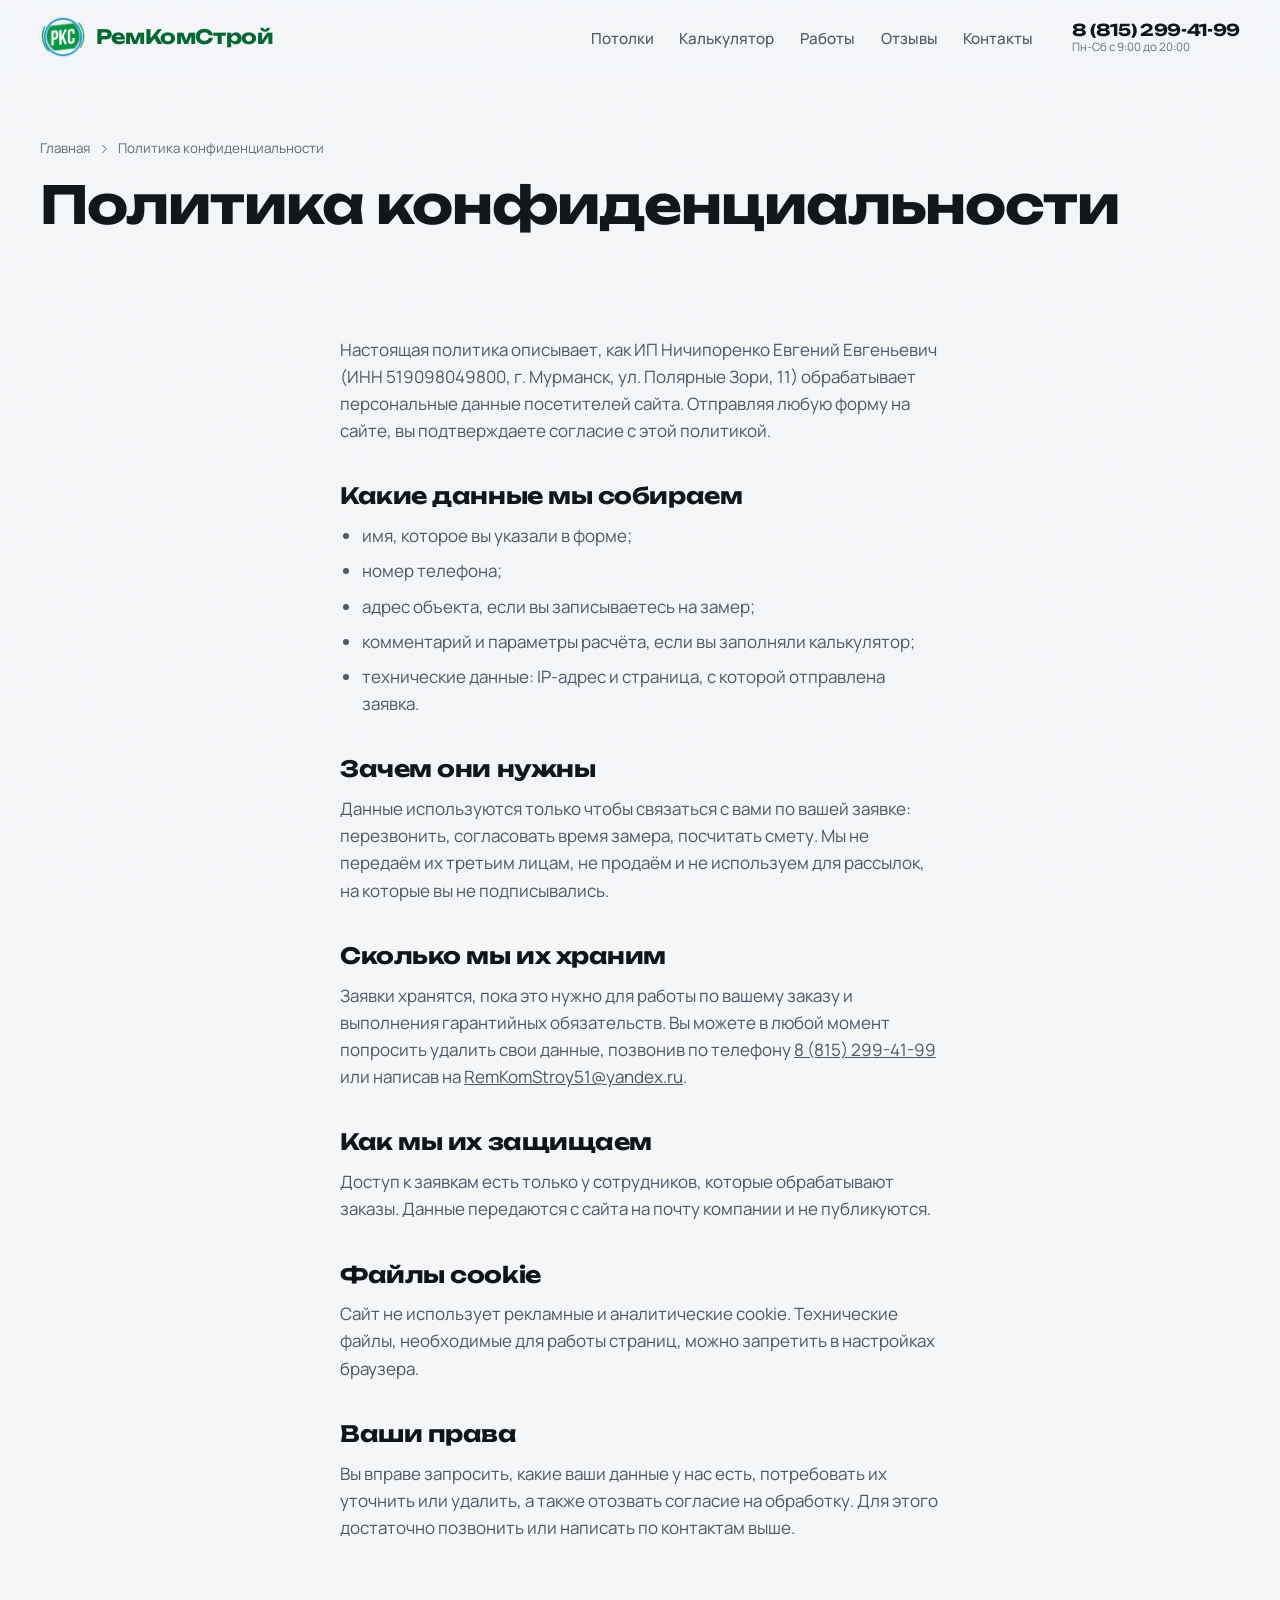
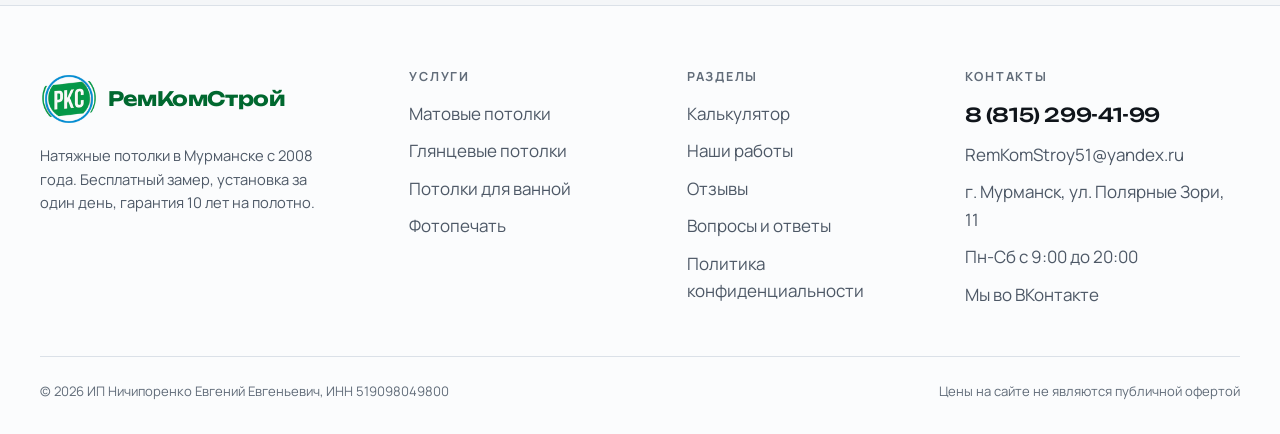
<file: politika.html>
<!DOCTYPE html>
<html lang="ru">
<head>
<meta charset="utf-8">
<meta name="viewport" content="width=device-width, initial-scale=1">
<title>Политика конфиденциальности | РемКомСтрой</title>
<meta name="description" content="Политика обработки персональных данных на сайте компании РемКомСтрой.">
<link rel="canonical" href="https://remkomstroi.ru/politika.html">
<meta property="og:type" content="website">
<meta property="og:title" content="Политика конфиденциальности | РемКомСтрой">
<meta property="og:description" content="Политика обработки персональных данных на сайте компании РемКомСтрой.">
<meta property="og:image" content="assets/img/portfolio/lg/work_marble.jpg">
<meta name="theme-color" content="#f4f6f8" media="(prefers-color-scheme: light)">
<meta name="theme-color" content="#0e1116" media="(prefers-color-scheme: dark)">
<script>
(function () {
  var d = document.documentElement;
  d.classList.add('js');
  try {
    if (localStorage.getItem('rks-desktop') === '1') {
      d.setAttribute('data-force-desktop', '1');
      var m = document.querySelector('meta[name="viewport"]');
      if (m) m.setAttribute('content', 'width=1280');
    }
  } catch (e) {}
})();
</script>
<link rel="icon" href="favicon.ico" sizes="any">
<link rel="icon" type="image/png" sizes="192x192" href="assets/img/brand/icon-192.png">
<link rel="apple-touch-icon" href="apple-touch-icon.png">
<link rel="preload" href="assets/fonts/unbounded-cyrillic.woff2" as="font" type="font/woff2" crossorigin>
<link rel="preload" href="assets/fonts/manrope-cyrillic.woff2" as="font" type="font/woff2" crossorigin>
<link rel="stylesheet" href="assets/css/style.css?v=7ea7a99b">
</head>
<body>
<svg xmlns="http://www.w3.org/2000/svg" style="display:none">
<!-- Phosphor Icons (MIT), https://phosphoricons.com -->
<symbol id="i-phone" viewBox="0 0 256 256" fill="currentColor"><path d="M222.37,158.46l-47.11-21.11-.13-.06a16,16,0,0,0-15.17,1.4,8.12,8.12,0,0,0-.75.56L134.87,160c-15.42-7.49-31.34-23.29-38.83-38.51l20.78-24.71c.2-.25.39-.5.57-.77a16,16,0,0,0,1.32-15.06l0-.12L97.54,33.64a16,16,0,0,0-16.62-9.52A56.26,56.26,0,0,0,32,80c0,79.4,64.6,144,144,144a56.26,56.26,0,0,0,55.88-48.92A16,16,0,0,0,222.37,158.46ZM176,208A128.14,128.14,0,0,1,48,80,40.2,40.2,0,0,1,82.87,40a.61.61,0,0,0,0,.12l21,47L83.2,111.86a6.13,6.13,0,0,0-.57.77,16,16,0,0,0-1,15.7c9.06,18.53,27.73,37.06,46.46,46.11a16,16,0,0,0,15.75-1.14,8.44,8.44,0,0,0,.74-.56L168.89,152l47,21.05h0s.08,0,.11,0A40.21,40.21,0,0,1,176,208Z"/></symbol>
<symbol id="i-ruler" viewBox="0 0 256 256" fill="currentColor"><path d="M235.32,73.37,182.63,20.69a16,16,0,0,0-22.63,0L20.68,160a16,16,0,0,0,0,22.63l52.69,52.68a16,16,0,0,0,22.63,0L235.32,96A16,16,0,0,0,235.32,73.37ZM84.68,224,32,171.31l32-32,26.34,26.35a8,8,0,0,0,11.32-11.32L75.31,128,96,107.31l26.34,26.35a8,8,0,0,0,11.32-11.32L107.31,96,128,75.31l26.34,26.35a8,8,0,0,0,11.32-11.32L139.31,64l32-32L224,84.69Z"/></symbol>
<symbol id="i-calculator" viewBox="0 0 256 256" fill="currentColor"><path d="M80,120h96a8,8,0,0,0,8-8V64a8,8,0,0,0-8-8H80a8,8,0,0,0-8,8v48A8,8,0,0,0,80,120Zm8-48h80v32H88ZM200,24H56A16,16,0,0,0,40,40V216a16,16,0,0,0,16,16H200a16,16,0,0,0,16-16V40A16,16,0,0,0,200,24Zm0,192H56V40H200ZM100,148a12,12,0,1,1-12-12A12,12,0,0,1,100,148Zm40,0a12,12,0,1,1-12-12A12,12,0,0,1,140,148Zm40,0a12,12,0,1,1-12-12A12,12,0,0,1,180,148Zm-80,40a12,12,0,1,1-12-12A12,12,0,0,1,100,188Zm40,0a12,12,0,1,1-12-12A12,12,0,0,1,140,188Zm40,0a12,12,0,1,1-12-12A12,12,0,0,1,180,188Z"/></symbol>
<symbol id="i-arrow-right" viewBox="0 0 256 256" fill="currentColor"><path d="M221.66,133.66l-72,72a8,8,0,0,1-11.32-11.32L196.69,136H40a8,8,0,0,1,0-16H196.69L138.34,61.66a8,8,0,0,1,11.32-11.32l72,72A8,8,0,0,1,221.66,133.66Z"/></symbol>
<symbol id="i-x" viewBox="0 0 256 256" fill="currentColor"><path d="M205.66,194.34a8,8,0,0,1-11.32,11.32L128,139.31,61.66,205.66a8,8,0,0,1-11.32-11.32L116.69,128,50.34,61.66A8,8,0,0,1,61.66,50.34L128,116.69l66.34-66.35a8,8,0,0,1,11.32,11.32L139.31,128Z"/></symbol>
<symbol id="i-caret-left" viewBox="0 0 256 256" fill="currentColor"><path d="M165.66,202.34a8,8,0,0,1-11.32,11.32l-80-80a8,8,0,0,1,0-11.32l80-80a8,8,0,0,1,11.32,11.32L91.31,128Z"/></symbol>
<symbol id="i-caret-right" viewBox="0 0 256 256" fill="currentColor"><path d="M181.66,133.66l-80,80a8,8,0,0,1-11.32-11.32L164.69,128,90.34,53.66a8,8,0,0,1,11.32-11.32l80,80A8,8,0,0,1,181.66,133.66Z"/></symbol>
<symbol id="i-caret-down" viewBox="0 0 256 256" fill="currentColor"><path d="M213.66,101.66l-80,80a8,8,0,0,1-11.32,0l-80-80A8,8,0,0,1,53.66,90.34L128,164.69l74.34-74.35a8,8,0,0,1,11.32,11.32Z"/></symbol>
<symbol id="i-map-pin" viewBox="0 0 256 256" fill="currentColor"><path d="M128,64a40,40,0,1,0,40,40A40,40,0,0,0,128,64Zm0,64a24,24,0,1,1,24-24A24,24,0,0,1,128,128Zm0-112a88.1,88.1,0,0,0-88,88c0,31.4,14.51,64.68,42,96.25a254.19,254.19,0,0,0,41.45,38.3,8,8,0,0,0,9.18,0A254.19,254.19,0,0,0,174,200.25c27.45-31.57,42-64.85,42-96.25A88.1,88.1,0,0,0,128,16Zm0,206c-16.53-13-72-60.75-72-118a72,72,0,0,1,144,0C200,161.23,144.53,209,128,222Z"/></symbol>
<symbol id="i-clock" viewBox="0 0 256 256" fill="currentColor"><path d="M128,24A104,104,0,1,0,232,128,104.11,104.11,0,0,0,128,24Zm0,192a88,88,0,1,1,88-88A88.1,88.1,0,0,1,128,216Zm64-88a8,8,0,0,1-8,8H128a8,8,0,0,1-8-8V72a8,8,0,0,1,16,0v48h48A8,8,0,0,1,192,128Z"/></symbol>
<symbol id="i-seal-check" viewBox="0 0 256 256" fill="currentColor"><path d="M225.86,102.82c-3.77-3.94-7.67-8-9.14-11.57-1.36-3.27-1.44-8.69-1.52-13.94-.15-9.76-.31-20.82-8-28.51s-18.75-7.85-28.51-8c-5.25-.08-10.67-.16-13.94-1.52-3.56-1.47-7.63-5.37-11.57-9.14C146.28,23.51,138.44,16,128,16s-18.27,7.51-25.18,14.14c-3.94,3.77-8,7.67-11.57,9.14C88,40.64,82.56,40.72,77.31,40.8c-9.76.15-20.82.31-28.51,8S41,67.55,40.8,77.31c-.08,5.25-.16,10.67-1.52,13.94-1.47,3.56-5.37,7.63-9.14,11.57C23.51,109.72,16,117.56,16,128s7.51,18.27,14.14,25.18c3.77,3.94,7.67,8,9.14,11.57,1.36,3.27,1.44,8.69,1.52,13.94.15,9.76.31,20.82,8,28.51s18.75,7.85,28.51,8c5.25.08,10.67.16,13.94,1.52,3.56,1.47,7.63,5.37,11.57,9.14C109.72,232.49,117.56,240,128,240s18.27-7.51,25.18-14.14c3.94-3.77,8-7.67,11.57-9.14,3.27-1.36,8.69-1.44,13.94-1.52,9.76-.15,20.82-.31,28.51-8s7.85-18.75,8-28.51c.08-5.25.16-10.67,1.52-13.94,1.47-3.56,5.37-7.63,9.14-11.57C232.49,146.28,240,138.44,240,128S232.49,109.73,225.86,102.82Zm-11.55,39.29c-4.79,5-9.75,10.17-12.38,16.52-2.52,6.1-2.63,13.07-2.73,19.82-.1,7-.21,14.33-3.32,17.43s-10.39,3.22-17.43,3.32c-6.75.1-13.72.21-19.82,2.73-6.35,2.63-11.52,7.59-16.52,12.38S132,224,128,224s-9.15-4.92-14.11-9.69-10.17-9.75-16.52-12.38c-6.1-2.52-13.07-2.63-19.82-2.73-7-.1-14.33-.21-17.43-3.32s-3.22-10.39-3.32-17.43c-.1-6.75-.21-13.72-2.73-19.82-2.63-6.35-7.59-11.52-12.38-16.52S32,132,32,128s4.92-9.15,9.69-14.11,9.75-10.17,12.38-16.52c2.52-6.1,2.63-13.07,2.73-19.82.1-7,.21-14.33,3.32-17.43S70.51,56.9,77.55,56.8c6.75-.1,13.72-.21,19.82-2.73,6.35-2.63,11.52-7.59,16.52-12.38S124,32,128,32s9.15,4.92,14.11,9.69,10.17,9.75,16.52,12.38c6.1,2.52,13.07,2.63,19.82,2.73,7,.1,14.33.21,17.43,3.32s3.22,10.39,3.32,17.43c.1,6.75.21,13.72,2.73,19.82,2.63,6.35,7.59,11.52,12.38,16.52S224,124,224,128,219.08,137.15,214.31,142.11ZM173.66,98.34a8,8,0,0,1,0,11.32l-56,56a8,8,0,0,1-11.32,0l-24-24a8,8,0,0,1,11.32-11.32L112,148.69l50.34-50.35A8,8,0,0,1,173.66,98.34Z"/></symbol>
<symbol id="i-medal" viewBox="0 0 256 256" fill="currentColor"><path d="M216,96A88,88,0,1,0,72,163.83V240a8,8,0,0,0,11.58,7.16L128,225l44.43,22.21A8.07,8.07,0,0,0,176,248a8,8,0,0,0,8-8V163.83A87.85,87.85,0,0,0,216,96ZM56,96a72,72,0,1,1,72,72A72.08,72.08,0,0,1,56,96ZM168,227.06l-36.43-18.21a8,8,0,0,0-7.16,0L88,227.06V174.37a87.89,87.89,0,0,0,80,0ZM128,152A56,56,0,1,0,72,96,56.06,56.06,0,0,0,128,152Zm0-96A40,40,0,1,1,88,96,40,40,0,0,1,128,56Z"/></symbol>
<symbol id="i-shield-check" viewBox="0 0 256 256" fill="currentColor"><path d="M208,40H48A16,16,0,0,0,32,56v56c0,52.72,25.52,84.67,46.93,102.19,23.06,18.86,46,25.26,47,25.53a8,8,0,0,0,4.2,0c1-.27,23.91-6.67,47-25.53C198.48,196.67,224,164.72,224,112V56A16,16,0,0,0,208,40Zm0,72c0,37.07-13.66,67.16-40.6,89.42A129.3,129.3,0,0,1,128,223.62a128.25,128.25,0,0,1-38.92-21.81C61.82,179.51,48,149.3,48,112l0-56,160,0ZM82.34,141.66a8,8,0,0,1,11.32-11.32L112,148.69l50.34-50.35a8,8,0,0,1,11.32,11.32l-56,56a8,8,0,0,1-11.32,0Z"/></symbol>
<symbol id="i-wallet" viewBox="0 0 256 256" fill="currentColor"><path d="M216,64H56a8,8,0,0,1,0-16H192a8,8,0,0,0,0-16H56A24,24,0,0,0,32,56V184a24,24,0,0,0,24,24H216a16,16,0,0,0,16-16V80A16,16,0,0,0,216,64Zm0,128H56a8,8,0,0,1-8-8V78.63A23.84,23.84,0,0,0,56,80H216Zm-48-60a12,12,0,1,1,12,12A12,12,0,0,1,168,132Z"/></symbol>
<symbol id="i-tag" viewBox="0 0 256 256" fill="currentColor"><path d="M243.31,136,144,36.69A15.86,15.86,0,0,0,132.69,32H40a8,8,0,0,0-8,8v92.69A15.86,15.86,0,0,0,36.69,144L136,243.31a16,16,0,0,0,22.63,0l84.68-84.68a16,16,0,0,0,0-22.63Zm-96,96L48,132.69V48h84.69L232,147.31ZM96,84A12,12,0,1,1,84,72,12,12,0,0,1,96,84Z"/></symbol>
<symbol id="i-envelope-simple" viewBox="0 0 256 256" fill="currentColor"><path d="M224,48H32a8,8,0,0,0-8,8V192a16,16,0,0,0,16,16H216a16,16,0,0,0,16-16V56A8,8,0,0,0,224,48ZM203.43,64,128,133.15,52.57,64ZM216,192H40V74.19l82.59,75.71a8,8,0,0,0,10.82,0L216,74.19V192Z"/></symbol>
<symbol id="i-question" viewBox="0 0 256 256" fill="currentColor"><path d="M140,180a12,12,0,1,1-12-12A12,12,0,0,1,140,180ZM128,72c-22.06,0-40,16.15-40,36v4a8,8,0,0,0,16,0v-4c0-11,10.77-20,24-20s24,9,24,20-10.77,20-24,20a8,8,0,0,0-8,8v8a8,8,0,0,0,16,0v-.72c18.24-3.35,32-17.9,32-35.28C168,88.15,150.06,72,128,72Zm104,56A104,104,0,1,1,128,24,104.11,104.11,0,0,1,232,128Zm-16,0a88,88,0,1,0-88,88A88.1,88.1,0,0,0,216,128Z"/></symbol>
<symbol id="i-sparkle" viewBox="0 0 256 256" fill="currentColor"><path d="M197.58,129.06,146,110l-19-51.62a15.92,15.92,0,0,0-29.88,0L78,110l-51.62,19a15.92,15.92,0,0,0,0,29.88L78,178l19,51.62a15.92,15.92,0,0,0,29.88,0L146,178l51.62-19a15.92,15.92,0,0,0,0-29.88ZM137,164.22a8,8,0,0,0-4.74,4.74L112,223.85,91.78,169A8,8,0,0,0,87,164.22L32.15,144,87,123.78A8,8,0,0,0,91.78,119L112,64.15,132.22,119a8,8,0,0,0,4.74,4.74L191.85,144ZM144,40a8,8,0,0,1,8-8h16V16a8,8,0,0,1,16,0V32h16a8,8,0,0,1,0,16H184V64a8,8,0,0,1-16,0V48H152A8,8,0,0,1,144,40ZM248,88a8,8,0,0,1-8,8h-8v8a8,8,0,0,1-16,0V96h-8a8,8,0,0,1,0-16h8V72a8,8,0,0,1,16,0v8h8A8,8,0,0,1,248,88Z"/></symbol>
<symbol id="i-desktop" viewBox="0 0 256 256" fill="currentColor"><path d="M208,40H48A24,24,0,0,0,24,64V176a24,24,0,0,0,24,24h72v16H96a8,8,0,0,0,0,16h64a8,8,0,0,0,0-16H136V200h72a24,24,0,0,0,24-24V64A24,24,0,0,0,208,40ZM48,56H208a8,8,0,0,1,8,8v80H40V64A8,8,0,0,1,48,56ZM208,184H48a8,8,0,0,1-8-8V160H216v16A8,8,0,0,1,208,184Z"/></symbol>
<symbol id="i-device-mobile" viewBox="0 0 256 256" fill="currentColor"><path d="M176,16H80A24,24,0,0,0,56,40V216a24,24,0,0,0,24,24h96a24,24,0,0,0,24-24V40A24,24,0,0,0,176,16ZM72,64H184V192H72Zm8-32h96a8,8,0,0,1,8,8v8H72V40A8,8,0,0,1,80,32Zm96,192H80a8,8,0,0,1-8-8v-8H184v8A8,8,0,0,1,176,224Z"/></symbol>
</svg>
<a class="skip-link" href="#main">Перейти к содержанию</a>
<div id="top-sentinel" aria-hidden="true"></div>

<header class="header">
  <div class="wrap header__inner">
    <a class="logo" href="index.html">
      <img class="logo__mark" src="assets/img/brand/logo-96.png" width="46" height="46" alt="">
      <span class="logo__text">РемКом<span>Строй</span></span>
    </a>
    <nav class="nav" aria-label="Основная навигация">
      <ul class="nav__list">
        <li><a href="potolki.html">Потолки</a></li>
        <li><a href="index.html#calc">Калькулятор</a></li>
        <li><a href="raboty.html">Работы</a></li>
        <li><a href="otzyvy.html">Отзывы</a></li>
        <li><a href="kontakty.html">Контакты</a></li>
      </ul>
    </nav>
    <a class="header__phone" href="tel:+78152994199">
      <b>8 (815) 299-41-99</b>
      <small>Пн-Сб с 9:00 до 20:00</small>
    </a>
    <button class="burger" type="button" aria-expanded="false" aria-label="Меню">
      <i aria-hidden="true"></i>
    </button>
  </div>
</header>

<main id="main">

  <section class="wrap page-head">
    <nav class="crumbs" aria-label="Хлебные крошки"><a href="index.html">Главная</a><svg width="12" height="12" aria-hidden="true"><use href="#i-caret-right"></use></svg><span>Политика конфиденциальности</span></nav>
    <h1 class="h1 reveal">Политика конфиденциальности</h1>
  </section>

  <section class="section--tight">
    <div class="wrap prose reveal">
      <p>
        Настоящая политика описывает, как ИП Ничипоренко Евгений Евгеньевич (ИНН 519098049800, г. Мурманск, ул. Полярные Зори, 11)
        обрабатывает персональные данные посетителей сайта. Отправляя любую форму
        на сайте, вы подтверждаете согласие с этой политикой.
      </p>

      <h2>Какие данные мы собираем</h2>
      <ul>
        <li>имя, которое вы указали в форме;</li>
        <li>номер телефона;</li>
        <li>адрес объекта, если вы записываетесь на замер;</li>
        <li>комментарий и параметры расчёта, если вы заполняли калькулятор;</li>
        <li>технические данные: IP-адрес и страница, с которой отправлена заявка.</li>
      </ul>

      <h2>Зачем они нужны</h2>
      <p>
        Данные используются только чтобы связаться с вами по вашей заявке: перезвонить,
        согласовать время замера, посчитать смету. Мы не передаём их третьим лицам,
        не продаём и не используем для рассылок, на которые вы не подписывались.
      </p>

      <h2>Сколько мы их храним</h2>
      <p>
        Заявки хранятся, пока это нужно для работы по вашему заказу и выполнения гарантийных
        обязательств. Вы можете в любой момент попросить удалить свои данные, позвонив
        по телефону <a href="tel:+78152994199">8 (815) 299-41-99</a> или написав на
        <a href="mailto:RemKomStroy51@yandex.ru">RemKomStroy51@yandex.ru</a>.
      </p>

      <h2>Как мы их защищаем</h2>
      <p>
        Доступ к заявкам есть только у сотрудников, которые обрабатывают заказы.
        Данные передаются с сайта на почту компании и не публикуются.
      </p>

      <h2>Файлы cookie</h2>
      <p>
        Сайт не использует рекламные и аналитические cookie. Технические файлы, необходимые
        для работы страниц, можно запретить в настройках браузера.
      </p>

      <h2>Ваши права</h2>
      <p>
        Вы вправе запросить, какие ваши данные у нас есть, потребовать их уточнить или удалить,
        а также отозвать согласие на обработку. Для этого достаточно позвонить или написать
        по контактам выше.
      </p>
    </div>
  </section>

</main>

<footer class="footer">
  <div class="wrap">
    <div class="footer__grid">
      <div>
        <a class="logo" href="index.html" style="margin-bottom:1rem">
          <img class="logo__mark" src="assets/img/brand/logo-96.png" width="58" height="58" alt="">
          <span class="logo__text">РемКом<span>Строй</span></span>
        </a>
        <p style="color:var(--ink-2); font-size:.92rem; max-width:32ch">
          Натяжные потолки в Мурманске с 2008 года. Бесплатный замер, установка за один день,
          гарантия 10 лет на полотно.
        </p>
      </div>
      <div>
        <h4>Услуги</h4>
        <ul>
          <li><a href="potolki.html#matte">Матовые потолки</a></li>
          <li><a href="potolki.html#gloss">Глянцевые потолки</a></li>
          <li><a href="potolki.html#bath">Потолки для ванной</a></li>
          <li><a href="potolki.html#print">Фотопечать</a></li>
        </ul>
      </div>
      <div>
        <h4>Разделы</h4>
        <ul>
          <li><a href="index.html#calc">Калькулятор</a></li>
          <li><a href="raboty.html">Наши работы</a></li>
          <li><a href="otzyvy.html">Отзывы</a></li>
          <li><a href="index.html#faq">Вопросы и ответы</a></li>
          <li><a href="politika.html">Политика конфиденциальности</a></li>
        </ul>
      </div>
      <div>
        <h4>Контакты</h4>
        <ul>
          <li><a class="footer__phone" href="tel:+78152994199">8 (815) 299-41-99</a></li>
          <li><a href="mailto:RemKomStroy51@yandex.ru">RemKomStroy51@yandex.ru</a></li>
          <li style="color:var(--ink-2)">г. Мурманск, ул. Полярные Зори, 11</li>
          <li style="color:var(--ink-2)">Пн-Сб с 9:00 до 20:00</li>
          <li><a href="https://vk.com/remkomstroy" rel="noopener">Мы во ВКонтакте</a></li>
        </ul>
      </div>
    </div>
    <div class="footer__bottom">
      <span>&copy; <span data-year>2026</span> ИП Ничипоренко Евгений Евгеньевич, ИНН 519098049800</span>
      <button class="viewport-switch" type="button" data-viewport-switch>
        <svg aria-hidden="true"><use href="#i-desktop"></use></svg>
        <span data-viewport-label>Полная версия</span>
      </button>
      <span>Цены на сайте не являются публичной офертой</span>
    </div>
  </div>
</footer>

<div class="grain" aria-hidden="true"></div>
<script src="assets/js/app.js?v=7ea7a99b" defer></script>
</body>
</html>
</file>
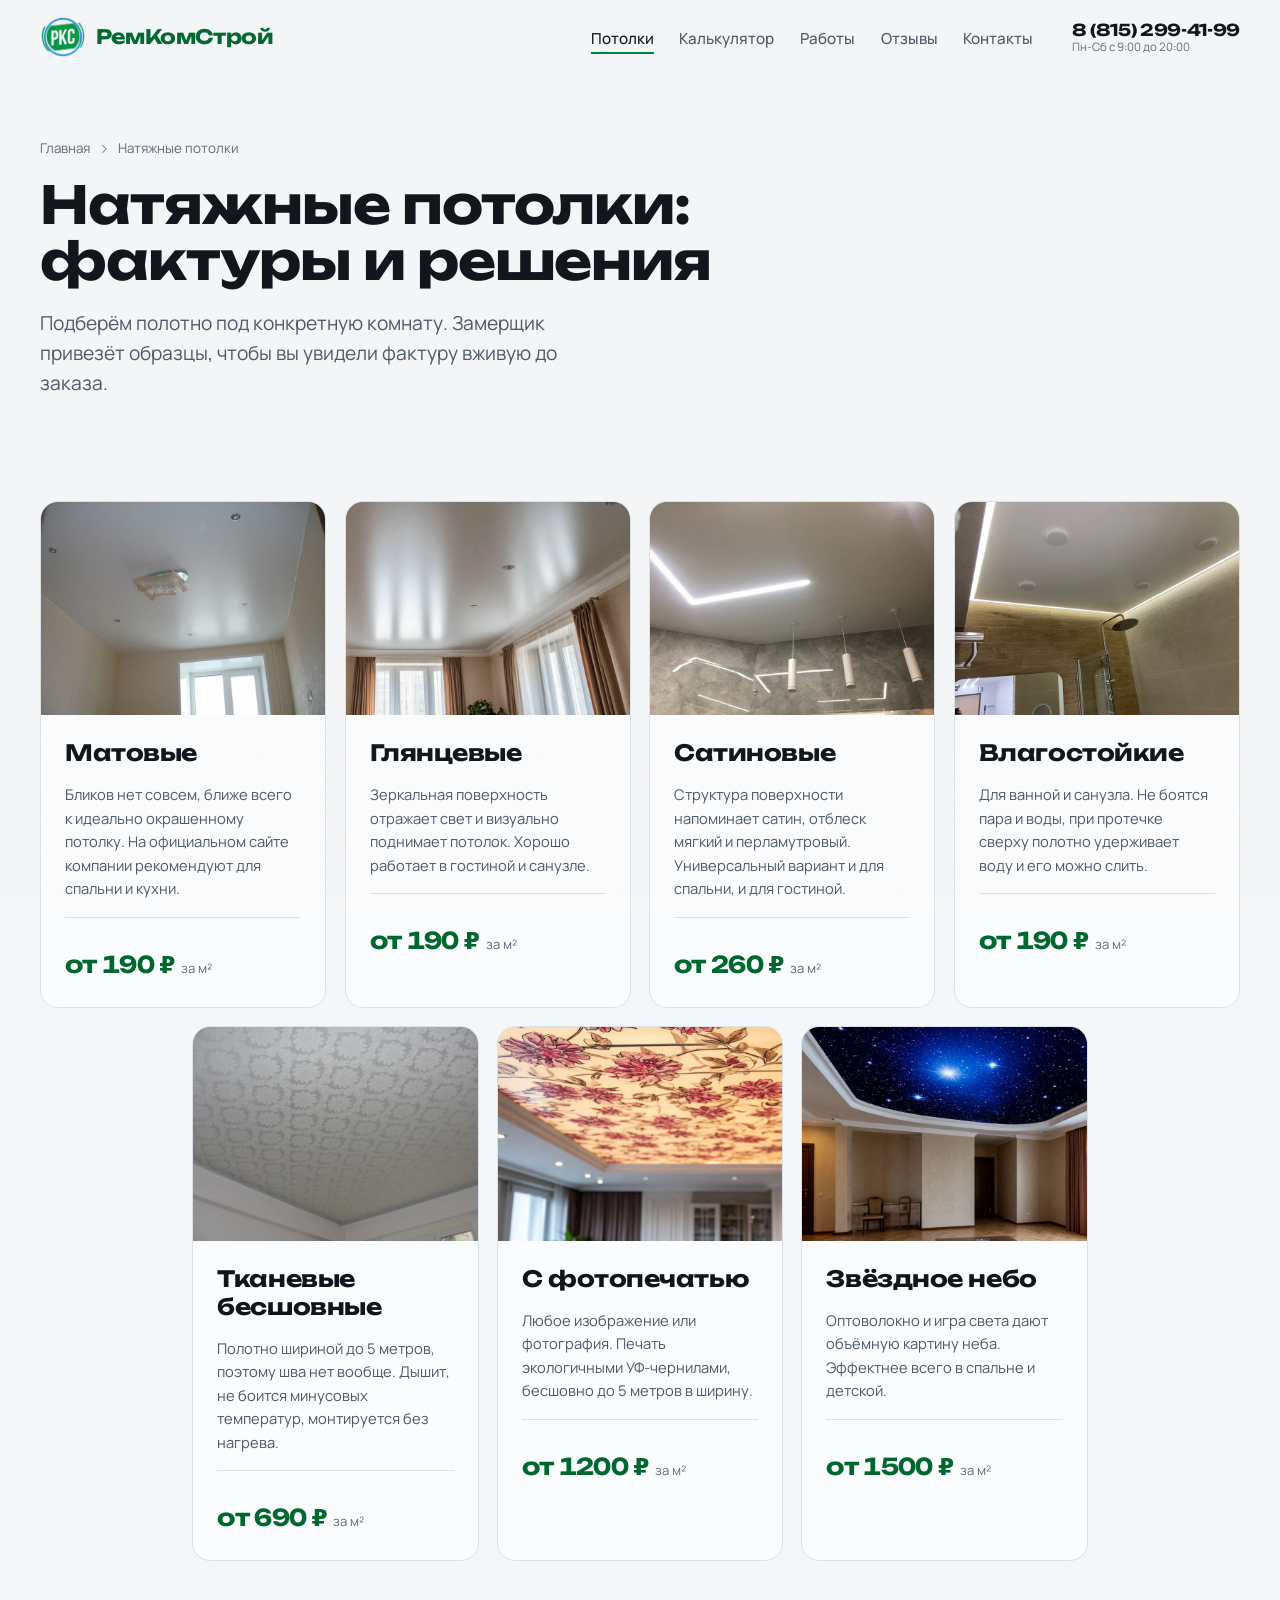
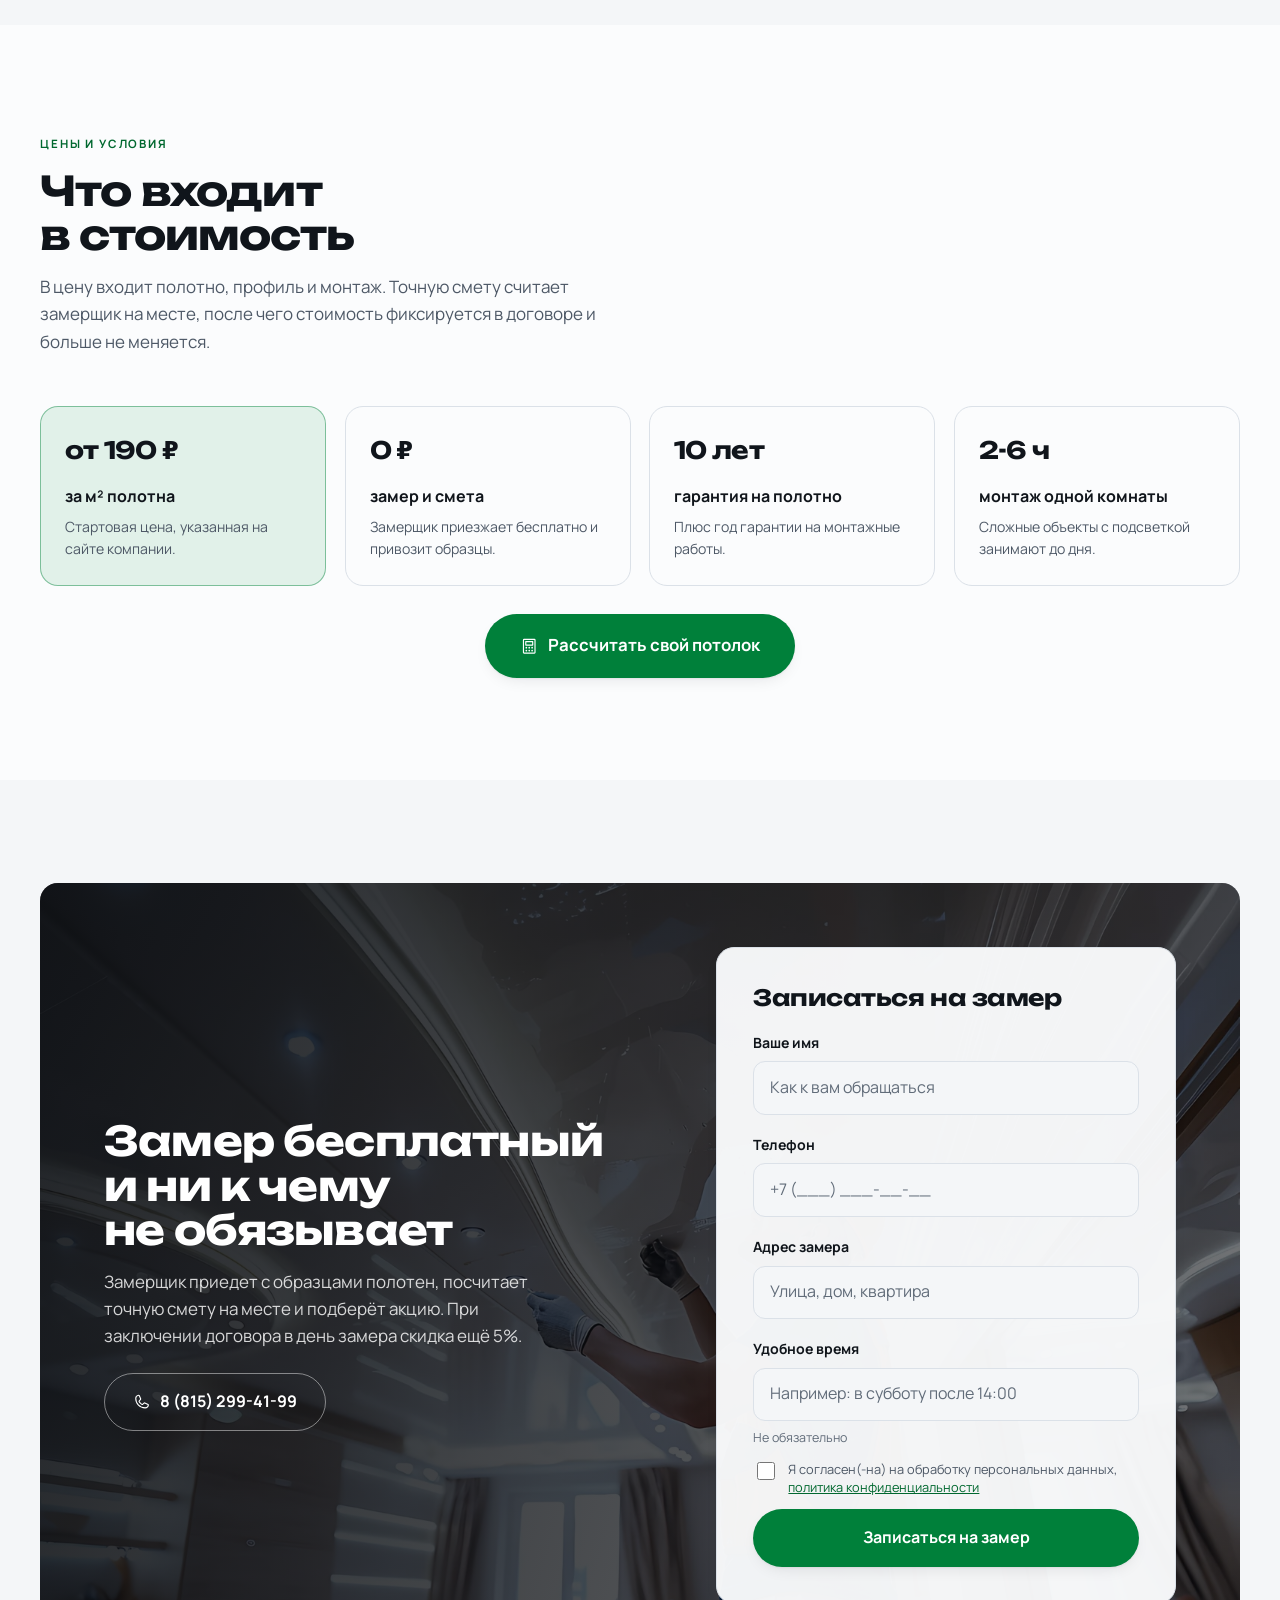
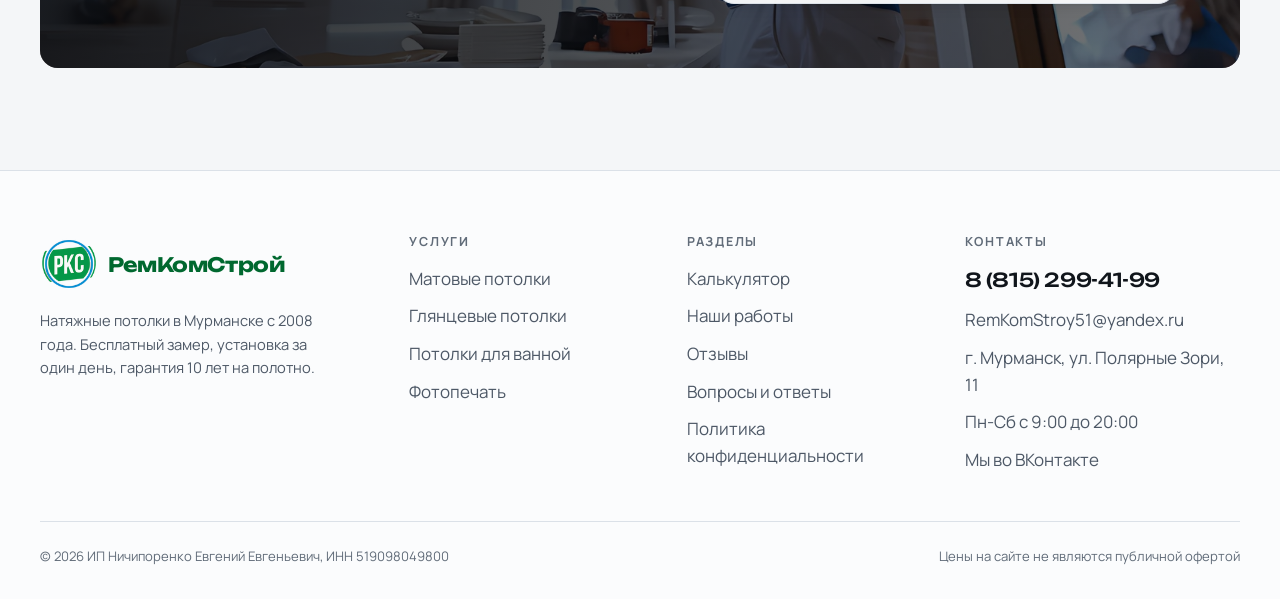
<file: potolki.html>
<!DOCTYPE html>
<html lang="ru">
<head>
<meta charset="utf-8">
<meta name="viewport" content="width=device-width, initial-scale=1">
<title>Натяжные потолки в Мурманске: виды, фактуры, цены | РемКомСтрой</title>
<meta name="description" content="Матовые, глянцевые, сатиновые и влагостойкие натяжные потолки, фотопечать и звёздное небо в Мурманске. Гарантия 10 лет, бесплатный замер, цена от 190 ₽ за м².">
<link rel="canonical" href="https://remkomstroi.ru/potolki.html">
<meta property="og:type" content="website">
<meta property="og:title" content="Натяжные потолки в Мурманске: виды, фактуры, цены | РемКомСтрой">
<meta property="og:description" content="Матовые, глянцевые, сатиновые и влагостойкие натяжные потолки, фотопечать и звёздное небо в Мурманске. Гарантия 10 лет, бесплатный замер, цена от 190 ₽ за м².">
<meta property="og:image" content="assets/img/portfolio/lg/work_marble.jpg">
<meta name="theme-color" content="#f4f6f8" media="(prefers-color-scheme: light)">
<meta name="theme-color" content="#0e1116" media="(prefers-color-scheme: dark)">
<script>
(function () {
  var d = document.documentElement;
  d.classList.add('js');
  try {
    if (localStorage.getItem('rks-desktop') === '1') {
      d.setAttribute('data-force-desktop', '1');
      var m = document.querySelector('meta[name="viewport"]');
      if (m) m.setAttribute('content', 'width=1280');
    }
  } catch (e) {}
})();
</script>
<link rel="icon" href="favicon.ico" sizes="any">
<link rel="icon" type="image/png" sizes="192x192" href="assets/img/brand/icon-192.png">
<link rel="apple-touch-icon" href="apple-touch-icon.png">
<link rel="preload" href="assets/fonts/unbounded-cyrillic.woff2" as="font" type="font/woff2" crossorigin>
<link rel="preload" href="assets/fonts/manrope-cyrillic.woff2" as="font" type="font/woff2" crossorigin>
<link rel="stylesheet" href="assets/css/style.css?v=7ea7a99b">
</head>
<body>
<svg xmlns="http://www.w3.org/2000/svg" style="display:none">
<!-- Phosphor Icons (MIT), https://phosphoricons.com -->
<symbol id="i-phone" viewBox="0 0 256 256" fill="currentColor"><path d="M222.37,158.46l-47.11-21.11-.13-.06a16,16,0,0,0-15.17,1.4,8.12,8.12,0,0,0-.75.56L134.87,160c-15.42-7.49-31.34-23.29-38.83-38.51l20.78-24.71c.2-.25.39-.5.57-.77a16,16,0,0,0,1.32-15.06l0-.12L97.54,33.64a16,16,0,0,0-16.62-9.52A56.26,56.26,0,0,0,32,80c0,79.4,64.6,144,144,144a56.26,56.26,0,0,0,55.88-48.92A16,16,0,0,0,222.37,158.46ZM176,208A128.14,128.14,0,0,1,48,80,40.2,40.2,0,0,1,82.87,40a.61.61,0,0,0,0,.12l21,47L83.2,111.86a6.13,6.13,0,0,0-.57.77,16,16,0,0,0-1,15.7c9.06,18.53,27.73,37.06,46.46,46.11a16,16,0,0,0,15.75-1.14,8.44,8.44,0,0,0,.74-.56L168.89,152l47,21.05h0s.08,0,.11,0A40.21,40.21,0,0,1,176,208Z"/></symbol>
<symbol id="i-ruler" viewBox="0 0 256 256" fill="currentColor"><path d="M235.32,73.37,182.63,20.69a16,16,0,0,0-22.63,0L20.68,160a16,16,0,0,0,0,22.63l52.69,52.68a16,16,0,0,0,22.63,0L235.32,96A16,16,0,0,0,235.32,73.37ZM84.68,224,32,171.31l32-32,26.34,26.35a8,8,0,0,0,11.32-11.32L75.31,128,96,107.31l26.34,26.35a8,8,0,0,0,11.32-11.32L107.31,96,128,75.31l26.34,26.35a8,8,0,0,0,11.32-11.32L139.31,64l32-32L224,84.69Z"/></symbol>
<symbol id="i-calculator" viewBox="0 0 256 256" fill="currentColor"><path d="M80,120h96a8,8,0,0,0,8-8V64a8,8,0,0,0-8-8H80a8,8,0,0,0-8,8v48A8,8,0,0,0,80,120Zm8-48h80v32H88ZM200,24H56A16,16,0,0,0,40,40V216a16,16,0,0,0,16,16H200a16,16,0,0,0,16-16V40A16,16,0,0,0,200,24Zm0,192H56V40H200ZM100,148a12,12,0,1,1-12-12A12,12,0,0,1,100,148Zm40,0a12,12,0,1,1-12-12A12,12,0,0,1,140,148Zm40,0a12,12,0,1,1-12-12A12,12,0,0,1,180,148Zm-80,40a12,12,0,1,1-12-12A12,12,0,0,1,100,188Zm40,0a12,12,0,1,1-12-12A12,12,0,0,1,140,188Zm40,0a12,12,0,1,1-12-12A12,12,0,0,1,180,188Z"/></symbol>
<symbol id="i-arrow-right" viewBox="0 0 256 256" fill="currentColor"><path d="M221.66,133.66l-72,72a8,8,0,0,1-11.32-11.32L196.69,136H40a8,8,0,0,1,0-16H196.69L138.34,61.66a8,8,0,0,1,11.32-11.32l72,72A8,8,0,0,1,221.66,133.66Z"/></symbol>
<symbol id="i-x" viewBox="0 0 256 256" fill="currentColor"><path d="M205.66,194.34a8,8,0,0,1-11.32,11.32L128,139.31,61.66,205.66a8,8,0,0,1-11.32-11.32L116.69,128,50.34,61.66A8,8,0,0,1,61.66,50.34L128,116.69l66.34-66.35a8,8,0,0,1,11.32,11.32L139.31,128Z"/></symbol>
<symbol id="i-caret-left" viewBox="0 0 256 256" fill="currentColor"><path d="M165.66,202.34a8,8,0,0,1-11.32,11.32l-80-80a8,8,0,0,1,0-11.32l80-80a8,8,0,0,1,11.32,11.32L91.31,128Z"/></symbol>
<symbol id="i-caret-right" viewBox="0 0 256 256" fill="currentColor"><path d="M181.66,133.66l-80,80a8,8,0,0,1-11.32-11.32L164.69,128,90.34,53.66a8,8,0,0,1,11.32-11.32l80,80A8,8,0,0,1,181.66,133.66Z"/></symbol>
<symbol id="i-caret-down" viewBox="0 0 256 256" fill="currentColor"><path d="M213.66,101.66l-80,80a8,8,0,0,1-11.32,0l-80-80A8,8,0,0,1,53.66,90.34L128,164.69l74.34-74.35a8,8,0,0,1,11.32,11.32Z"/></symbol>
<symbol id="i-map-pin" viewBox="0 0 256 256" fill="currentColor"><path d="M128,64a40,40,0,1,0,40,40A40,40,0,0,0,128,64Zm0,64a24,24,0,1,1,24-24A24,24,0,0,1,128,128Zm0-112a88.1,88.1,0,0,0-88,88c0,31.4,14.51,64.68,42,96.25a254.19,254.19,0,0,0,41.45,38.3,8,8,0,0,0,9.18,0A254.19,254.19,0,0,0,174,200.25c27.45-31.57,42-64.85,42-96.25A88.1,88.1,0,0,0,128,16Zm0,206c-16.53-13-72-60.75-72-118a72,72,0,0,1,144,0C200,161.23,144.53,209,128,222Z"/></symbol>
<symbol id="i-clock" viewBox="0 0 256 256" fill="currentColor"><path d="M128,24A104,104,0,1,0,232,128,104.11,104.11,0,0,0,128,24Zm0,192a88,88,0,1,1,88-88A88.1,88.1,0,0,1,128,216Zm64-88a8,8,0,0,1-8,8H128a8,8,0,0,1-8-8V72a8,8,0,0,1,16,0v48h48A8,8,0,0,1,192,128Z"/></symbol>
<symbol id="i-seal-check" viewBox="0 0 256 256" fill="currentColor"><path d="M225.86,102.82c-3.77-3.94-7.67-8-9.14-11.57-1.36-3.27-1.44-8.69-1.52-13.94-.15-9.76-.31-20.82-8-28.51s-18.75-7.85-28.51-8c-5.25-.08-10.67-.16-13.94-1.52-3.56-1.47-7.63-5.37-11.57-9.14C146.28,23.51,138.44,16,128,16s-18.27,7.51-25.18,14.14c-3.94,3.77-8,7.67-11.57,9.14C88,40.64,82.56,40.72,77.31,40.8c-9.76.15-20.82.31-28.51,8S41,67.55,40.8,77.31c-.08,5.25-.16,10.67-1.52,13.94-1.47,3.56-5.37,7.63-9.14,11.57C23.51,109.72,16,117.56,16,128s7.51,18.27,14.14,25.18c3.77,3.94,7.67,8,9.14,11.57,1.36,3.27,1.44,8.69,1.52,13.94.15,9.76.31,20.82,8,28.51s18.75,7.85,28.51,8c5.25.08,10.67.16,13.94,1.52,3.56,1.47,7.63,5.37,11.57,9.14C109.72,232.49,117.56,240,128,240s18.27-7.51,25.18-14.14c3.94-3.77,8-7.67,11.57-9.14,3.27-1.36,8.69-1.44,13.94-1.52,9.76-.15,20.82-.31,28.51-8s7.85-18.75,8-28.51c.08-5.25.16-10.67,1.52-13.94,1.47-3.56,5.37-7.63,9.14-11.57C232.49,146.28,240,138.44,240,128S232.49,109.73,225.86,102.82Zm-11.55,39.29c-4.79,5-9.75,10.17-12.38,16.52-2.52,6.1-2.63,13.07-2.73,19.82-.1,7-.21,14.33-3.32,17.43s-10.39,3.22-17.43,3.32c-6.75.1-13.72.21-19.82,2.73-6.35,2.63-11.52,7.59-16.52,12.38S132,224,128,224s-9.15-4.92-14.11-9.69-10.17-9.75-16.52-12.38c-6.1-2.52-13.07-2.63-19.82-2.73-7-.1-14.33-.21-17.43-3.32s-3.22-10.39-3.32-17.43c-.1-6.75-.21-13.72-2.73-19.82-2.63-6.35-7.59-11.52-12.38-16.52S32,132,32,128s4.92-9.15,9.69-14.11,9.75-10.17,12.38-16.52c2.52-6.1,2.63-13.07,2.73-19.82.1-7,.21-14.33,3.32-17.43S70.51,56.9,77.55,56.8c6.75-.1,13.72-.21,19.82-2.73,6.35-2.63,11.52-7.59,16.52-12.38S124,32,128,32s9.15,4.92,14.11,9.69,10.17,9.75,16.52,12.38c6.1,2.52,13.07,2.63,19.82,2.73,7,.1,14.33.21,17.43,3.32s3.22,10.39,3.32,17.43c.1,6.75.21,13.72,2.73,19.82,2.63,6.35,7.59,11.52,12.38,16.52S224,124,224,128,219.08,137.15,214.31,142.11ZM173.66,98.34a8,8,0,0,1,0,11.32l-56,56a8,8,0,0,1-11.32,0l-24-24a8,8,0,0,1,11.32-11.32L112,148.69l50.34-50.35A8,8,0,0,1,173.66,98.34Z"/></symbol>
<symbol id="i-medal" viewBox="0 0 256 256" fill="currentColor"><path d="M216,96A88,88,0,1,0,72,163.83V240a8,8,0,0,0,11.58,7.16L128,225l44.43,22.21A8.07,8.07,0,0,0,176,248a8,8,0,0,0,8-8V163.83A87.85,87.85,0,0,0,216,96ZM56,96a72,72,0,1,1,72,72A72.08,72.08,0,0,1,56,96ZM168,227.06l-36.43-18.21a8,8,0,0,0-7.16,0L88,227.06V174.37a87.89,87.89,0,0,0,80,0ZM128,152A56,56,0,1,0,72,96,56.06,56.06,0,0,0,128,152Zm0-96A40,40,0,1,1,88,96,40,40,0,0,1,128,56Z"/></symbol>
<symbol id="i-shield-check" viewBox="0 0 256 256" fill="currentColor"><path d="M208,40H48A16,16,0,0,0,32,56v56c0,52.72,25.52,84.67,46.93,102.19,23.06,18.86,46,25.26,47,25.53a8,8,0,0,0,4.2,0c1-.27,23.91-6.67,47-25.53C198.48,196.67,224,164.72,224,112V56A16,16,0,0,0,208,40Zm0,72c0,37.07-13.66,67.16-40.6,89.42A129.3,129.3,0,0,1,128,223.62a128.25,128.25,0,0,1-38.92-21.81C61.82,179.51,48,149.3,48,112l0-56,160,0ZM82.34,141.66a8,8,0,0,1,11.32-11.32L112,148.69l50.34-50.35a8,8,0,0,1,11.32,11.32l-56,56a8,8,0,0,1-11.32,0Z"/></symbol>
<symbol id="i-wallet" viewBox="0 0 256 256" fill="currentColor"><path d="M216,64H56a8,8,0,0,1,0-16H192a8,8,0,0,0,0-16H56A24,24,0,0,0,32,56V184a24,24,0,0,0,24,24H216a16,16,0,0,0,16-16V80A16,16,0,0,0,216,64Zm0,128H56a8,8,0,0,1-8-8V78.63A23.84,23.84,0,0,0,56,80H216Zm-48-60a12,12,0,1,1,12,12A12,12,0,0,1,168,132Z"/></symbol>
<symbol id="i-tag" viewBox="0 0 256 256" fill="currentColor"><path d="M243.31,136,144,36.69A15.86,15.86,0,0,0,132.69,32H40a8,8,0,0,0-8,8v92.69A15.86,15.86,0,0,0,36.69,144L136,243.31a16,16,0,0,0,22.63,0l84.68-84.68a16,16,0,0,0,0-22.63Zm-96,96L48,132.69V48h84.69L232,147.31ZM96,84A12,12,0,1,1,84,72,12,12,0,0,1,96,84Z"/></symbol>
<symbol id="i-envelope-simple" viewBox="0 0 256 256" fill="currentColor"><path d="M224,48H32a8,8,0,0,0-8,8V192a16,16,0,0,0,16,16H216a16,16,0,0,0,16-16V56A8,8,0,0,0,224,48ZM203.43,64,128,133.15,52.57,64ZM216,192H40V74.19l82.59,75.71a8,8,0,0,0,10.82,0L216,74.19V192Z"/></symbol>
<symbol id="i-question" viewBox="0 0 256 256" fill="currentColor"><path d="M140,180a12,12,0,1,1-12-12A12,12,0,0,1,140,180ZM128,72c-22.06,0-40,16.15-40,36v4a8,8,0,0,0,16,0v-4c0-11,10.77-20,24-20s24,9,24,20-10.77,20-24,20a8,8,0,0,0-8,8v8a8,8,0,0,0,16,0v-.72c18.24-3.35,32-17.9,32-35.28C168,88.15,150.06,72,128,72Zm104,56A104,104,0,1,1,128,24,104.11,104.11,0,0,1,232,128Zm-16,0a88,88,0,1,0-88,88A88.1,88.1,0,0,0,216,128Z"/></symbol>
<symbol id="i-sparkle" viewBox="0 0 256 256" fill="currentColor"><path d="M197.58,129.06,146,110l-19-51.62a15.92,15.92,0,0,0-29.88,0L78,110l-51.62,19a15.92,15.92,0,0,0,0,29.88L78,178l19,51.62a15.92,15.92,0,0,0,29.88,0L146,178l51.62-19a15.92,15.92,0,0,0,0-29.88ZM137,164.22a8,8,0,0,0-4.74,4.74L112,223.85,91.78,169A8,8,0,0,0,87,164.22L32.15,144,87,123.78A8,8,0,0,0,91.78,119L112,64.15,132.22,119a8,8,0,0,0,4.74,4.74L191.85,144ZM144,40a8,8,0,0,1,8-8h16V16a8,8,0,0,1,16,0V32h16a8,8,0,0,1,0,16H184V64a8,8,0,0,1-16,0V48H152A8,8,0,0,1,144,40ZM248,88a8,8,0,0,1-8,8h-8v8a8,8,0,0,1-16,0V96h-8a8,8,0,0,1,0-16h8V72a8,8,0,0,1,16,0v8h8A8,8,0,0,1,248,88Z"/></symbol>
<symbol id="i-desktop" viewBox="0 0 256 256" fill="currentColor"><path d="M208,40H48A24,24,0,0,0,24,64V176a24,24,0,0,0,24,24h72v16H96a8,8,0,0,0,0,16h64a8,8,0,0,0,0-16H136V200h72a24,24,0,0,0,24-24V64A24,24,0,0,0,208,40ZM48,56H208a8,8,0,0,1,8,8v80H40V64A8,8,0,0,1,48,56ZM208,184H48a8,8,0,0,1-8-8V160H216v16A8,8,0,0,1,208,184Z"/></symbol>
<symbol id="i-device-mobile" viewBox="0 0 256 256" fill="currentColor"><path d="M176,16H80A24,24,0,0,0,56,40V216a24,24,0,0,0,24,24h96a24,24,0,0,0,24-24V40A24,24,0,0,0,176,16ZM72,64H184V192H72Zm8-32h96a8,8,0,0,1,8,8v8H72V40A8,8,0,0,1,80,32Zm96,192H80a8,8,0,0,1-8-8v-8H184v8A8,8,0,0,1,176,224Z"/></symbol>
</svg>
<a class="skip-link" href="#main">Перейти к содержанию</a>
<div id="top-sentinel" aria-hidden="true"></div>

<header class="header">
  <div class="wrap header__inner">
    <a class="logo" href="index.html">
      <img class="logo__mark" src="assets/img/brand/logo-96.png" width="46" height="46" alt="">
      <span class="logo__text">РемКом<span>Строй</span></span>
    </a>
    <nav class="nav" aria-label="Основная навигация">
      <ul class="nav__list">
        <li><a href="potolki.html" aria-current="page">Потолки</a></li>
        <li><a href="index.html#calc">Калькулятор</a></li>
        <li><a href="raboty.html">Работы</a></li>
        <li><a href="otzyvy.html">Отзывы</a></li>
        <li><a href="kontakty.html">Контакты</a></li>
      </ul>
    </nav>
    <a class="header__phone" href="tel:+78152994199">
      <b>8 (815) 299-41-99</b>
      <small>Пн-Сб с 9:00 до 20:00</small>
    </a>
    <button class="burger" type="button" aria-expanded="false" aria-label="Меню">
      <i aria-hidden="true"></i>
    </button>
  </div>
</header>

<main id="main">

  <section class="wrap page-head">
    <nav class="crumbs" aria-label="Хлебные крошки"><a href="index.html">Главная</a><svg width="12" height="12" aria-hidden="true"><use href="#i-caret-right"></use></svg><span>Натяжные потолки</span></nav>
    <h1 class="h1 reveal">Натяжные потолки: фактуры и решения</h1>
    <p class="lead reveal" style="--d:80ms; margin-top:1.25rem">
      Подберём полотно под конкретную комнату. Замерщик привезёт образцы, чтобы вы
      увидели фактуру вживую до заказа.
    </p>
  </section>

  <section class="section--tight">
    <div class="wrap">
      <div class="tiles reveal" data-stagger="70">
        <article class="tile tile--media" id="matte">
          <div class="ratio ratio--4x3">
            <picture>
              <source type="image/webp" srcset="assets/img/portfolio/sm/files_im3.webp">
              <img src="assets/img/portfolio/sm/files_im3.jpg" width="800" height="600" loading="lazy"
                   alt="Матовые натяжные потолки">
            </picture>
          </div>
          <div class="tile__body">
            <h3 class="h3">Матовые</h3>
            <p style="color:var(--ink-2); font-size:.92rem">Бликов нет совсем, ближе всего к идеально окрашенному потолку. На официальном сайте компании рекомендуют для спальни и кухни.</p>
            <p class="price-card__price"><b>от 190 ₽</b><span>за м²</span></p>
          </div>
        </article>
        <article class="tile tile--media" id="gloss">
          <div class="ratio ratio--4x3">
            <picture>
              <source type="image/webp" srcset="assets/img/portfolio/sm/files_1.4.webp">
              <img src="assets/img/portfolio/sm/files_1.4.jpg" width="1600" height="1600" loading="lazy"
                   alt="Глянцевые натяжные потолки">
            </picture>
          </div>
          <div class="tile__body">
            <h3 class="h3">Глянцевые</h3>
            <p style="color:var(--ink-2); font-size:.92rem">Зеркальная поверхность отражает свет и визуально поднимает потолок. Хорошо работает в гостиной и санузле.</p>
            <p class="price-card__price"><b>от 190 ₽</b><span>за м²</span></p>
          </div>
        </article>
        <article class="tile tile--media" id="satin">
          <div class="ratio ratio--4x3">
            <picture>
              <source type="image/webp" srcset="assets/img/portfolio/sm/files_17.webp">
              <img src="assets/img/portfolio/sm/files_17.jpg" width="1600" height="1200" loading="lazy"
                   alt="Сатиновые натяжные потолки">
            </picture>
          </div>
          <div class="tile__body">
            <h3 class="h3">Сатиновые</h3>
            <p style="color:var(--ink-2); font-size:.92rem">Структура поверхности напоминает сатин, отблеск мягкий и перламутровый. Универсальный вариант и для спальни, и для гостиной.</p>
            <p class="price-card__price"><b>от 260 ₽</b><span>за м²</span></p>
          </div>
        </article>
        <article class="tile tile--media" id="bath">
          <div class="ratio ratio--4x3">
            <picture>
              <source type="image/webp" srcset="assets/img/portfolio/sm/bath_led.webp">
              <img src="assets/img/portfolio/sm/bath_led.jpg" width="800" height="600" loading="lazy"
                   alt="Влагостойкие натяжные потолки">
            </picture>
          </div>
          <div class="tile__body">
            <h3 class="h3">Влагостойкие</h3>
            <p style="color:var(--ink-2); font-size:.92rem">Для ванной и санузла. Не боятся пара и воды, при протечке сверху полотно удерживает воду и его можно слить.</p>
            <p class="price-card__price"><b>от 190 ₽</b><span>за м²</span></p>
          </div>
        </article>
        <article class="tile tile--media" id="fabric">
          <div class="ratio ratio--4x3">
            <picture>
              <source type="image/webp" srcset="assets/img/textures/sm/fabric.webp">
              <img src="assets/img/textures/sm/fabric.jpg" width="600" height="450" loading="lazy"
                   alt="Тканевые бесшовные натяжные потолки">
            </picture>
          </div>
          <div class="tile__body">
            <h3 class="h3">Тканевые бесшовные</h3>
            <p style="color:var(--ink-2); font-size:.92rem">Полотно шириной до 5 метров, поэтому шва нет вообще. Дышит, не боится минусовых температур, монтируется без нагрева.</p>
            <p class="price-card__price"><b>от 690 ₽</b><span>за м²</span></p>
          </div>
        </article>
        <article class="tile tile--media" id="print">
          <div class="ratio ratio--4x3">
            <picture>
              <source type="image/webp" srcset="assets/img/portfolio/sm/files_1.5.webp">
              <img src="assets/img/portfolio/sm/files_1.5.jpg" width="1600" height="1600" loading="lazy"
                   alt="С фотопечатью натяжные потолки">
            </picture>
          </div>
          <div class="tile__body">
            <h3 class="h3">С фотопечатью</h3>
            <p style="color:var(--ink-2); font-size:.92rem">Любое изображение или фотография. Печать экологичными УФ-чернилами, бесшовно до 5 метров в ширину.</p>
            <p class="price-card__price"><b>от 1200 ₽</b><span>за м²</span></p>
          </div>
        </article>
        <article class="tile tile--media" id="stars">
          <div class="ratio ratio--4x3">
            <picture>
              <source type="image/webp" srcset="assets/img/portfolio/sm/files_1.6.webp">
              <img src="assets/img/portfolio/sm/files_1.6.jpg" width="1600" height="1600" loading="lazy"
                   alt="Звёздное небо натяжные потолки">
            </picture>
          </div>
          <div class="tile__body">
            <h3 class="h3">Звёздное небо</h3>
            <p style="color:var(--ink-2); font-size:.92rem">Оптоволокно и игра света дают объёмную картину неба. Эффектнее всего в спальне и детской.</p>
            <p class="price-card__price"><b>от 1500 ₽</b><span>за м²</span></p>
          </div>
        </article>
      </div>
    </div>
  </section>

  <section class="section section--surface">
    <div class="wrap">
      <div class="section-head reveal">
        <span class="eyebrow">Цены и условия</span>
        <h2 class="h2">Что входит в стоимость</h2>
        <p>
          В цену входит полотно, профиль и монтаж. Точную смету считает замерщик на месте,
          после чего стоимость фиксируется в договоре и больше не меняется.
        </p>
      </div>
      <div class="tiles reveal" data-stagger="70">
        <div class="tile tile--accent">
          <strong>от 190 ₽</strong>
          <b>за м² полотна</b>
          <p>Стартовая цена, указанная на сайте компании.</p>
        </div>
        <div class="tile">
          <strong>0 ₽</strong>
          <b>замер и смета</b>
          <p>Замерщик приезжает бесплатно и привозит образцы.</p>
        </div>
        <div class="tile">
          <strong>10 лет</strong>
          <b>гарантия на полотно</b>
          <p>Плюс год гарантии на монтажные работы.</p>
        </div>
        <div class="tile">
          <strong>2-6 ч</strong>
          <b>монтаж одной комнаты</b>
          <p>Сложные объекты с подсветкой занимают до дня.</p>
        </div>
      </div>
      <p style="margin-top:1.75rem; text-align:center">
        <a class="btn btn--primary btn--lg" href="index.html#calc"><svg class="btn-icon" aria-hidden="true"><use href="#i-calculator"></use></svg>Рассчитать свой потолок</a>
      </p>
    </div>
  </section>

  <section class="section" id="zamer">
    <div class="wrap">
      <div class="cta-band reveal">
        <picture>
          <source type="image/webp" srcset="assets/img/portfolio/lg/work_montage.webp">
          <img class="cta-band__bg" src="assets/img/portfolio/lg/work_montage.jpg" width="1600" height="1600" loading="lazy" alt="">
        </picture>
        <div>
          <h2 class="h2">Замер бесплатный и ни к чему не обязывает</h2>
          <p>
            Замерщик приедет с образцами полотен, посчитает точную смету на месте и подберёт акцию.
            При заключении договора в день замера скидка ещё 5%.
          </p>
          <p style="margin-top:1.5rem">
            <a class="btn" href="tel:+78152994199" style="--btn-bg:transparent; --btn-fg:#fff; border-color:rgba(255,255,255,.45)">
              <svg class="btn-icon" aria-hidden="true"><use href="#i-phone"></use></svg>8 (815) 299-41-99
            </a>
          </p>
        </div>
        <form class="panel" action="api/send.php" method="post" data-ajax>
          <input type="hidden" name="form_id" value="Заявка на замер">
          <input type="hidden" name="page_url" value="potolki.html">
          <div class="honeypot" aria-hidden="true">
            <label for="pt-website">Не заполняйте</label>
            <input type="text" id="pt-website" name="website" tabindex="-1" autocomplete="off">
          </div>
          <h3 class="h3" style="margin-bottom:1.25rem">Записаться на замер</h3>
          <div class="stack-sm">
            <div class="field">
              <label for="pt-name">Ваше имя</label>
              <input type="text" id="pt-name" name="name" autocomplete="name" data-validate="name" placeholder="Как к вам обращаться">
              <span class="field__error"></span>
            </div>
            <div class="field">
              <label for="pt-phone">Телефон</label>
              <input type="tel" id="pt-phone" name="phone" autocomplete="tel" data-validate="phone" placeholder="+7 (___) ___-__-__">
              <span class="field__error"></span>
            </div>
            <div class="field">
              <label for="pt-address">Адрес замера</label>
              <input type="text" id="pt-address" name="address" autocomplete="street-address" data-validate="text" placeholder="Улица, дом, квартира">
              <span class="field__error"></span>
            </div>
            <div class="field">
              <label for="pt-comment">Удобное время</label>
              <input type="text" id="pt-comment" name="comment" placeholder="Например: в субботу после 14:00">
              <span class="field__help">Не обязательно</span>
            </div>
            <label class="consent">
              <input type="checkbox" name="consent" value="1">
              <span>Я согласен(-на) на обработку персональных данных, <a href="politika.html">политика конфиденциальности</a></span>
            </label>
            <button class="btn btn--primary btn--block" type="submit">Записаться на замер</button>
          </div>
          <p class="form-status" role="status" aria-live="polite"></p>
        </form>
      </div>
    </div>
  </section>


</main>

<footer class="footer">
  <div class="wrap">
    <div class="footer__grid">
      <div>
        <a class="logo" href="index.html" style="margin-bottom:1rem">
          <img class="logo__mark" src="assets/img/brand/logo-96.png" width="58" height="58" alt="">
          <span class="logo__text">РемКом<span>Строй</span></span>
        </a>
        <p style="color:var(--ink-2); font-size:.92rem; max-width:32ch">
          Натяжные потолки в Мурманске с 2008 года. Бесплатный замер, установка за один день,
          гарантия 10 лет на полотно.
        </p>
      </div>
      <div>
        <h4>Услуги</h4>
        <ul>
          <li><a href="potolki.html#matte">Матовые потолки</a></li>
          <li><a href="potolki.html#gloss">Глянцевые потолки</a></li>
          <li><a href="potolki.html#bath">Потолки для ванной</a></li>
          <li><a href="potolki.html#print">Фотопечать</a></li>
        </ul>
      </div>
      <div>
        <h4>Разделы</h4>
        <ul>
          <li><a href="index.html#calc">Калькулятор</a></li>
          <li><a href="raboty.html">Наши работы</a></li>
          <li><a href="otzyvy.html">Отзывы</a></li>
          <li><a href="index.html#faq">Вопросы и ответы</a></li>
          <li><a href="politika.html">Политика конфиденциальности</a></li>
        </ul>
      </div>
      <div>
        <h4>Контакты</h4>
        <ul>
          <li><a class="footer__phone" href="tel:+78152994199">8 (815) 299-41-99</a></li>
          <li><a href="mailto:RemKomStroy51@yandex.ru">RemKomStroy51@yandex.ru</a></li>
          <li style="color:var(--ink-2)">г. Мурманск, ул. Полярные Зори, 11</li>
          <li style="color:var(--ink-2)">Пн-Сб с 9:00 до 20:00</li>
          <li><a href="https://vk.com/remkomstroy" rel="noopener">Мы во ВКонтакте</a></li>
        </ul>
      </div>
    </div>
    <div class="footer__bottom">
      <span>&copy; <span data-year>2026</span> ИП Ничипоренко Евгений Евгеньевич, ИНН 519098049800</span>
      <button class="viewport-switch" type="button" data-viewport-switch>
        <svg aria-hidden="true"><use href="#i-desktop"></use></svg>
        <span data-viewport-label>Полная версия</span>
      </button>
      <span>Цены на сайте не являются публичной офертой</span>
    </div>
  </div>
</footer>

<div class="grain" aria-hidden="true"></div>
<script src="assets/js/app.js?v=7ea7a99b" defer></script>
</body>
</html>
</file>
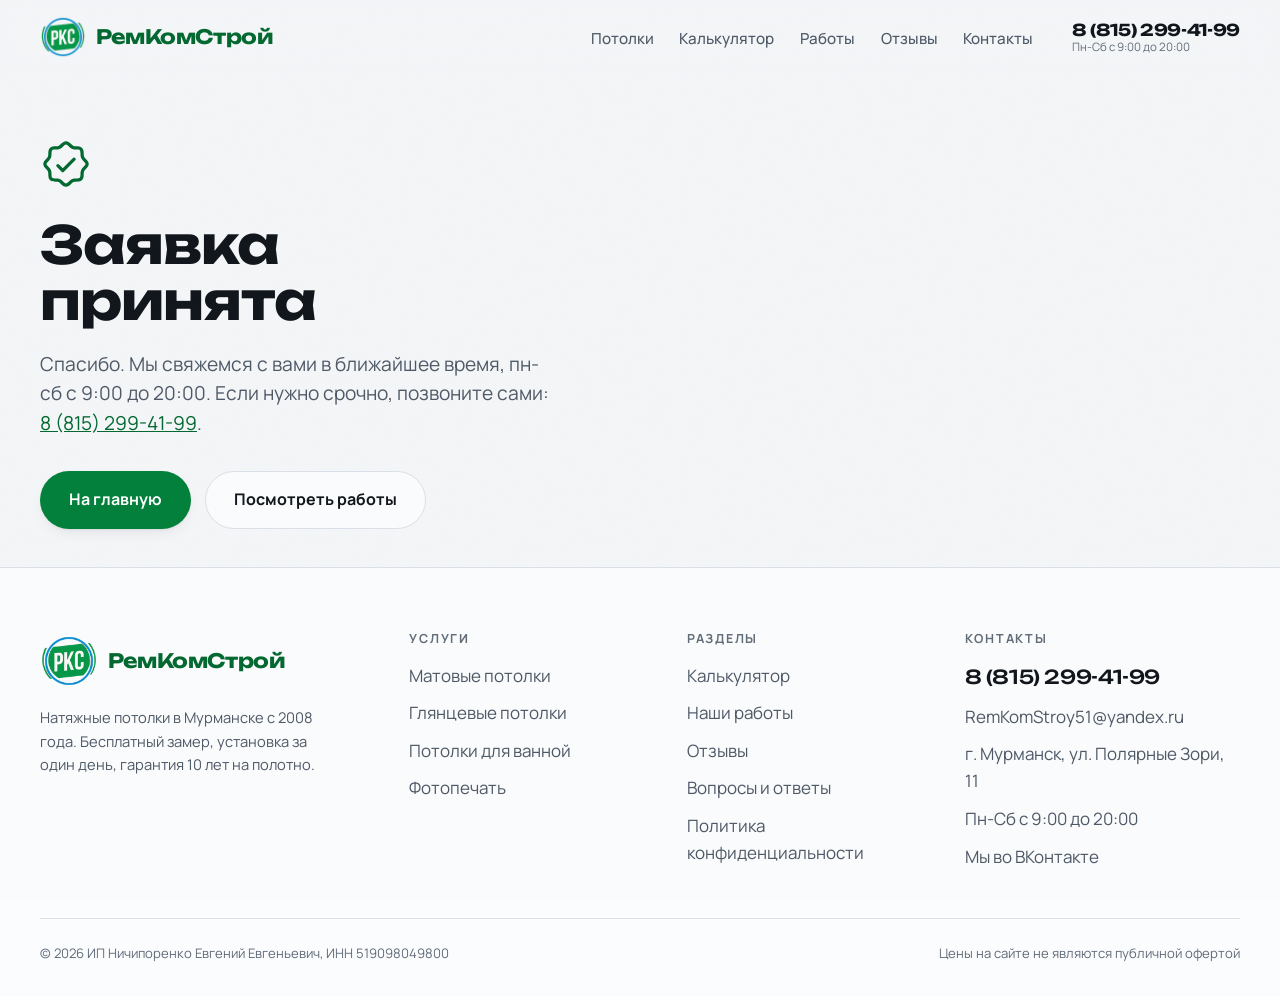
<file: spasibo.html>
<!DOCTYPE html>
<html lang="ru">
<head>
<meta charset="utf-8">
<meta name="viewport" content="width=device-width, initial-scale=1">
<title>Заявка отправлена | РемКомСтрой</title>
<meta name="description" content="Заявка принята. Мы свяжемся с вами в ближайшее время.">
<meta property="og:type" content="website">
<meta property="og:title" content="Заявка отправлена | РемКомСтрой">
<meta property="og:description" content="Заявка принята. Мы свяжемся с вами в ближайшее время.">
<meta property="og:image" content="assets/img/portfolio/lg/work_marble.jpg">
<meta name="theme-color" content="#f4f6f8" media="(prefers-color-scheme: light)">
<meta name="theme-color" content="#0e1116" media="(prefers-color-scheme: dark)">
<script>
(function () {
  var d = document.documentElement;
  d.classList.add('js');
  try {
    if (localStorage.getItem('rks-desktop') === '1') {
      d.setAttribute('data-force-desktop', '1');
      var m = document.querySelector('meta[name="viewport"]');
      if (m) m.setAttribute('content', 'width=1280');
    }
  } catch (e) {}
})();
</script>
<link rel="icon" href="favicon.ico" sizes="any">
<link rel="icon" type="image/png" sizes="192x192" href="assets/img/brand/icon-192.png">
<link rel="apple-touch-icon" href="apple-touch-icon.png">
<link rel="preload" href="assets/fonts/unbounded-cyrillic.woff2" as="font" type="font/woff2" crossorigin>
<link rel="preload" href="assets/fonts/manrope-cyrillic.woff2" as="font" type="font/woff2" crossorigin>
<link rel="stylesheet" href="assets/css/style.css?v=7ea7a99b">
</head>
<body>
<svg xmlns="http://www.w3.org/2000/svg" style="display:none">
<!-- Phosphor Icons (MIT), https://phosphoricons.com -->
<symbol id="i-phone" viewBox="0 0 256 256" fill="currentColor"><path d="M222.37,158.46l-47.11-21.11-.13-.06a16,16,0,0,0-15.17,1.4,8.12,8.12,0,0,0-.75.56L134.87,160c-15.42-7.49-31.34-23.29-38.83-38.51l20.78-24.71c.2-.25.39-.5.57-.77a16,16,0,0,0,1.32-15.06l0-.12L97.54,33.64a16,16,0,0,0-16.62-9.52A56.26,56.26,0,0,0,32,80c0,79.4,64.6,144,144,144a56.26,56.26,0,0,0,55.88-48.92A16,16,0,0,0,222.37,158.46ZM176,208A128.14,128.14,0,0,1,48,80,40.2,40.2,0,0,1,82.87,40a.61.61,0,0,0,0,.12l21,47L83.2,111.86a6.13,6.13,0,0,0-.57.77,16,16,0,0,0-1,15.7c9.06,18.53,27.73,37.06,46.46,46.11a16,16,0,0,0,15.75-1.14,8.44,8.44,0,0,0,.74-.56L168.89,152l47,21.05h0s.08,0,.11,0A40.21,40.21,0,0,1,176,208Z"/></symbol>
<symbol id="i-ruler" viewBox="0 0 256 256" fill="currentColor"><path d="M235.32,73.37,182.63,20.69a16,16,0,0,0-22.63,0L20.68,160a16,16,0,0,0,0,22.63l52.69,52.68a16,16,0,0,0,22.63,0L235.32,96A16,16,0,0,0,235.32,73.37ZM84.68,224,32,171.31l32-32,26.34,26.35a8,8,0,0,0,11.32-11.32L75.31,128,96,107.31l26.34,26.35a8,8,0,0,0,11.32-11.32L107.31,96,128,75.31l26.34,26.35a8,8,0,0,0,11.32-11.32L139.31,64l32-32L224,84.69Z"/></symbol>
<symbol id="i-calculator" viewBox="0 0 256 256" fill="currentColor"><path d="M80,120h96a8,8,0,0,0,8-8V64a8,8,0,0,0-8-8H80a8,8,0,0,0-8,8v48A8,8,0,0,0,80,120Zm8-48h80v32H88ZM200,24H56A16,16,0,0,0,40,40V216a16,16,0,0,0,16,16H200a16,16,0,0,0,16-16V40A16,16,0,0,0,200,24Zm0,192H56V40H200ZM100,148a12,12,0,1,1-12-12A12,12,0,0,1,100,148Zm40,0a12,12,0,1,1-12-12A12,12,0,0,1,140,148Zm40,0a12,12,0,1,1-12-12A12,12,0,0,1,180,148Zm-80,40a12,12,0,1,1-12-12A12,12,0,0,1,100,188Zm40,0a12,12,0,1,1-12-12A12,12,0,0,1,140,188Zm40,0a12,12,0,1,1-12-12A12,12,0,0,1,180,188Z"/></symbol>
<symbol id="i-arrow-right" viewBox="0 0 256 256" fill="currentColor"><path d="M221.66,133.66l-72,72a8,8,0,0,1-11.32-11.32L196.69,136H40a8,8,0,0,1,0-16H196.69L138.34,61.66a8,8,0,0,1,11.32-11.32l72,72A8,8,0,0,1,221.66,133.66Z"/></symbol>
<symbol id="i-x" viewBox="0 0 256 256" fill="currentColor"><path d="M205.66,194.34a8,8,0,0,1-11.32,11.32L128,139.31,61.66,205.66a8,8,0,0,1-11.32-11.32L116.69,128,50.34,61.66A8,8,0,0,1,61.66,50.34L128,116.69l66.34-66.35a8,8,0,0,1,11.32,11.32L139.31,128Z"/></symbol>
<symbol id="i-caret-left" viewBox="0 0 256 256" fill="currentColor"><path d="M165.66,202.34a8,8,0,0,1-11.32,11.32l-80-80a8,8,0,0,1,0-11.32l80-80a8,8,0,0,1,11.32,11.32L91.31,128Z"/></symbol>
<symbol id="i-caret-right" viewBox="0 0 256 256" fill="currentColor"><path d="M181.66,133.66l-80,80a8,8,0,0,1-11.32-11.32L164.69,128,90.34,53.66a8,8,0,0,1,11.32-11.32l80,80A8,8,0,0,1,181.66,133.66Z"/></symbol>
<symbol id="i-caret-down" viewBox="0 0 256 256" fill="currentColor"><path d="M213.66,101.66l-80,80a8,8,0,0,1-11.32,0l-80-80A8,8,0,0,1,53.66,90.34L128,164.69l74.34-74.35a8,8,0,0,1,11.32,11.32Z"/></symbol>
<symbol id="i-map-pin" viewBox="0 0 256 256" fill="currentColor"><path d="M128,64a40,40,0,1,0,40,40A40,40,0,0,0,128,64Zm0,64a24,24,0,1,1,24-24A24,24,0,0,1,128,128Zm0-112a88.1,88.1,0,0,0-88,88c0,31.4,14.51,64.68,42,96.25a254.19,254.19,0,0,0,41.45,38.3,8,8,0,0,0,9.18,0A254.19,254.19,0,0,0,174,200.25c27.45-31.57,42-64.85,42-96.25A88.1,88.1,0,0,0,128,16Zm0,206c-16.53-13-72-60.75-72-118a72,72,0,0,1,144,0C200,161.23,144.53,209,128,222Z"/></symbol>
<symbol id="i-clock" viewBox="0 0 256 256" fill="currentColor"><path d="M128,24A104,104,0,1,0,232,128,104.11,104.11,0,0,0,128,24Zm0,192a88,88,0,1,1,88-88A88.1,88.1,0,0,1,128,216Zm64-88a8,8,0,0,1-8,8H128a8,8,0,0,1-8-8V72a8,8,0,0,1,16,0v48h48A8,8,0,0,1,192,128Z"/></symbol>
<symbol id="i-seal-check" viewBox="0 0 256 256" fill="currentColor"><path d="M225.86,102.82c-3.77-3.94-7.67-8-9.14-11.57-1.36-3.27-1.44-8.69-1.52-13.94-.15-9.76-.31-20.82-8-28.51s-18.75-7.85-28.51-8c-5.25-.08-10.67-.16-13.94-1.52-3.56-1.47-7.63-5.37-11.57-9.14C146.28,23.51,138.44,16,128,16s-18.27,7.51-25.18,14.14c-3.94,3.77-8,7.67-11.57,9.14C88,40.64,82.56,40.72,77.31,40.8c-9.76.15-20.82.31-28.51,8S41,67.55,40.8,77.31c-.08,5.25-.16,10.67-1.52,13.94-1.47,3.56-5.37,7.63-9.14,11.57C23.51,109.72,16,117.56,16,128s7.51,18.27,14.14,25.18c3.77,3.94,7.67,8,9.14,11.57,1.36,3.27,1.44,8.69,1.52,13.94.15,9.76.31,20.82,8,28.51s18.75,7.85,28.51,8c5.25.08,10.67.16,13.94,1.52,3.56,1.47,7.63,5.37,11.57,9.14C109.72,232.49,117.56,240,128,240s18.27-7.51,25.18-14.14c3.94-3.77,8-7.67,11.57-9.14,3.27-1.36,8.69-1.44,13.94-1.52,9.76-.15,20.82-.31,28.51-8s7.85-18.75,8-28.51c.08-5.25.16-10.67,1.52-13.94,1.47-3.56,5.37-7.63,9.14-11.57C232.49,146.28,240,138.44,240,128S232.49,109.73,225.86,102.82Zm-11.55,39.29c-4.79,5-9.75,10.17-12.38,16.52-2.52,6.1-2.63,13.07-2.73,19.82-.1,7-.21,14.33-3.32,17.43s-10.39,3.22-17.43,3.32c-6.75.1-13.72.21-19.82,2.73-6.35,2.63-11.52,7.59-16.52,12.38S132,224,128,224s-9.15-4.92-14.11-9.69-10.17-9.75-16.52-12.38c-6.1-2.52-13.07-2.63-19.82-2.73-7-.1-14.33-.21-17.43-3.32s-3.22-10.39-3.32-17.43c-.1-6.75-.21-13.72-2.73-19.82-2.63-6.35-7.59-11.52-12.38-16.52S32,132,32,128s4.92-9.15,9.69-14.11,9.75-10.17,12.38-16.52c2.52-6.1,2.63-13.07,2.73-19.82.1-7,.21-14.33,3.32-17.43S70.51,56.9,77.55,56.8c6.75-.1,13.72-.21,19.82-2.73,6.35-2.63,11.52-7.59,16.52-12.38S124,32,128,32s9.15,4.92,14.11,9.69,10.17,9.75,16.52,12.38c6.1,2.52,13.07,2.63,19.82,2.73,7,.1,14.33.21,17.43,3.32s3.22,10.39,3.32,17.43c.1,6.75.21,13.72,2.73,19.82,2.63,6.35,7.59,11.52,12.38,16.52S224,124,224,128,219.08,137.15,214.31,142.11ZM173.66,98.34a8,8,0,0,1,0,11.32l-56,56a8,8,0,0,1-11.32,0l-24-24a8,8,0,0,1,11.32-11.32L112,148.69l50.34-50.35A8,8,0,0,1,173.66,98.34Z"/></symbol>
<symbol id="i-medal" viewBox="0 0 256 256" fill="currentColor"><path d="M216,96A88,88,0,1,0,72,163.83V240a8,8,0,0,0,11.58,7.16L128,225l44.43,22.21A8.07,8.07,0,0,0,176,248a8,8,0,0,0,8-8V163.83A87.85,87.85,0,0,0,216,96ZM56,96a72,72,0,1,1,72,72A72.08,72.08,0,0,1,56,96ZM168,227.06l-36.43-18.21a8,8,0,0,0-7.16,0L88,227.06V174.37a87.89,87.89,0,0,0,80,0ZM128,152A56,56,0,1,0,72,96,56.06,56.06,0,0,0,128,152Zm0-96A40,40,0,1,1,88,96,40,40,0,0,1,128,56Z"/></symbol>
<symbol id="i-shield-check" viewBox="0 0 256 256" fill="currentColor"><path d="M208,40H48A16,16,0,0,0,32,56v56c0,52.72,25.52,84.67,46.93,102.19,23.06,18.86,46,25.26,47,25.53a8,8,0,0,0,4.2,0c1-.27,23.91-6.67,47-25.53C198.48,196.67,224,164.72,224,112V56A16,16,0,0,0,208,40Zm0,72c0,37.07-13.66,67.16-40.6,89.42A129.3,129.3,0,0,1,128,223.62a128.25,128.25,0,0,1-38.92-21.81C61.82,179.51,48,149.3,48,112l0-56,160,0ZM82.34,141.66a8,8,0,0,1,11.32-11.32L112,148.69l50.34-50.35a8,8,0,0,1,11.32,11.32l-56,56a8,8,0,0,1-11.32,0Z"/></symbol>
<symbol id="i-wallet" viewBox="0 0 256 256" fill="currentColor"><path d="M216,64H56a8,8,0,0,1,0-16H192a8,8,0,0,0,0-16H56A24,24,0,0,0,32,56V184a24,24,0,0,0,24,24H216a16,16,0,0,0,16-16V80A16,16,0,0,0,216,64Zm0,128H56a8,8,0,0,1-8-8V78.63A23.84,23.84,0,0,0,56,80H216Zm-48-60a12,12,0,1,1,12,12A12,12,0,0,1,168,132Z"/></symbol>
<symbol id="i-tag" viewBox="0 0 256 256" fill="currentColor"><path d="M243.31,136,144,36.69A15.86,15.86,0,0,0,132.69,32H40a8,8,0,0,0-8,8v92.69A15.86,15.86,0,0,0,36.69,144L136,243.31a16,16,0,0,0,22.63,0l84.68-84.68a16,16,0,0,0,0-22.63Zm-96,96L48,132.69V48h84.69L232,147.31ZM96,84A12,12,0,1,1,84,72,12,12,0,0,1,96,84Z"/></symbol>
<symbol id="i-envelope-simple" viewBox="0 0 256 256" fill="currentColor"><path d="M224,48H32a8,8,0,0,0-8,8V192a16,16,0,0,0,16,16H216a16,16,0,0,0,16-16V56A8,8,0,0,0,224,48ZM203.43,64,128,133.15,52.57,64ZM216,192H40V74.19l82.59,75.71a8,8,0,0,0,10.82,0L216,74.19V192Z"/></symbol>
<symbol id="i-question" viewBox="0 0 256 256" fill="currentColor"><path d="M140,180a12,12,0,1,1-12-12A12,12,0,0,1,140,180ZM128,72c-22.06,0-40,16.15-40,36v4a8,8,0,0,0,16,0v-4c0-11,10.77-20,24-20s24,9,24,20-10.77,20-24,20a8,8,0,0,0-8,8v8a8,8,0,0,0,16,0v-.72c18.24-3.35,32-17.9,32-35.28C168,88.15,150.06,72,128,72Zm104,56A104,104,0,1,1,128,24,104.11,104.11,0,0,1,232,128Zm-16,0a88,88,0,1,0-88,88A88.1,88.1,0,0,0,216,128Z"/></symbol>
<symbol id="i-sparkle" viewBox="0 0 256 256" fill="currentColor"><path d="M197.58,129.06,146,110l-19-51.62a15.92,15.92,0,0,0-29.88,0L78,110l-51.62,19a15.92,15.92,0,0,0,0,29.88L78,178l19,51.62a15.92,15.92,0,0,0,29.88,0L146,178l51.62-19a15.92,15.92,0,0,0,0-29.88ZM137,164.22a8,8,0,0,0-4.74,4.74L112,223.85,91.78,169A8,8,0,0,0,87,164.22L32.15,144,87,123.78A8,8,0,0,0,91.78,119L112,64.15,132.22,119a8,8,0,0,0,4.74,4.74L191.85,144ZM144,40a8,8,0,0,1,8-8h16V16a8,8,0,0,1,16,0V32h16a8,8,0,0,1,0,16H184V64a8,8,0,0,1-16,0V48H152A8,8,0,0,1,144,40ZM248,88a8,8,0,0,1-8,8h-8v8a8,8,0,0,1-16,0V96h-8a8,8,0,0,1,0-16h8V72a8,8,0,0,1,16,0v8h8A8,8,0,0,1,248,88Z"/></symbol>
<symbol id="i-desktop" viewBox="0 0 256 256" fill="currentColor"><path d="M208,40H48A24,24,0,0,0,24,64V176a24,24,0,0,0,24,24h72v16H96a8,8,0,0,0,0,16h64a8,8,0,0,0,0-16H136V200h72a24,24,0,0,0,24-24V64A24,24,0,0,0,208,40ZM48,56H208a8,8,0,0,1,8,8v80H40V64A8,8,0,0,1,48,56ZM208,184H48a8,8,0,0,1-8-8V160H216v16A8,8,0,0,1,208,184Z"/></symbol>
<symbol id="i-device-mobile" viewBox="0 0 256 256" fill="currentColor"><path d="M176,16H80A24,24,0,0,0,56,40V216a24,24,0,0,0,24,24h96a24,24,0,0,0,24-24V40A24,24,0,0,0,176,16ZM72,64H184V192H72Zm8-32h96a8,8,0,0,1,8,8v8H72V40A8,8,0,0,1,80,32Zm96,192H80a8,8,0,0,1-8-8v-8H184v8A8,8,0,0,1,176,224Z"/></symbol>
</svg>
<a class="skip-link" href="#main">Перейти к содержанию</a>
<div id="top-sentinel" aria-hidden="true"></div>

<header class="header">
  <div class="wrap header__inner">
    <a class="logo" href="index.html">
      <img class="logo__mark" src="assets/img/brand/logo-96.png" width="46" height="46" alt="">
      <span class="logo__text">РемКом<span>Строй</span></span>
    </a>
    <nav class="nav" aria-label="Основная навигация">
      <ul class="nav__list">
        <li><a href="potolki.html">Потолки</a></li>
        <li><a href="index.html#calc">Калькулятор</a></li>
        <li><a href="raboty.html">Работы</a></li>
        <li><a href="otzyvy.html">Отзывы</a></li>
        <li><a href="kontakty.html">Контакты</a></li>
      </ul>
    </nav>
    <a class="header__phone" href="tel:+78152994199">
      <b>8 (815) 299-41-99</b>
      <small>Пн-Сб с 9:00 до 20:00</small>
    </a>
    <button class="burger" type="button" aria-expanded="false" aria-label="Меню">
      <i aria-hidden="true"></i>
    </button>
  </div>
</header>

<main id="main">

  <section class="wrap page-head" style="min-height:52vh; display:grid; align-content:center">
    <div class="reveal" style="max-width:52ch">
      <svg width="52" height="52" style="color:var(--accent-text)" aria-hidden="true"><use href="#i-seal-check"></use></svg>
      <h1 class="h1" style="margin-top:1.25rem">Заявка принята</h1>
      <p class="lead" style="margin-top:1.25rem">
        Спасибо. Мы свяжемся с вами в ближайшее время, пн-сб с 9:00 до 20:00.
        Если нужно срочно, позвоните сами: <a href="tel:+78152994199" class="text-accent">8 (815) 299-41-99</a>.
      </p>
      <p style="margin-top:2rem; display:flex; gap:.85rem; flex-wrap:wrap">
        <a class="btn btn--primary" href="index.html">На главную</a>
        <a class="btn" href="raboty.html">Посмотреть работы</a>
      </p>
    </div>
  </section>

</main>

<footer class="footer">
  <div class="wrap">
    <div class="footer__grid">
      <div>
        <a class="logo" href="index.html" style="margin-bottom:1rem">
          <img class="logo__mark" src="assets/img/brand/logo-96.png" width="58" height="58" alt="">
          <span class="logo__text">РемКом<span>Строй</span></span>
        </a>
        <p style="color:var(--ink-2); font-size:.92rem; max-width:32ch">
          Натяжные потолки в Мурманске с 2008 года. Бесплатный замер, установка за один день,
          гарантия 10 лет на полотно.
        </p>
      </div>
      <div>
        <h4>Услуги</h4>
        <ul>
          <li><a href="potolki.html#matte">Матовые потолки</a></li>
          <li><a href="potolki.html#gloss">Глянцевые потолки</a></li>
          <li><a href="potolki.html#bath">Потолки для ванной</a></li>
          <li><a href="potolki.html#print">Фотопечать</a></li>
        </ul>
      </div>
      <div>
        <h4>Разделы</h4>
        <ul>
          <li><a href="index.html#calc">Калькулятор</a></li>
          <li><a href="raboty.html">Наши работы</a></li>
          <li><a href="otzyvy.html">Отзывы</a></li>
          <li><a href="index.html#faq">Вопросы и ответы</a></li>
          <li><a href="politika.html">Политика конфиденциальности</a></li>
        </ul>
      </div>
      <div>
        <h4>Контакты</h4>
        <ul>
          <li><a class="footer__phone" href="tel:+78152994199">8 (815) 299-41-99</a></li>
          <li><a href="mailto:RemKomStroy51@yandex.ru">RemKomStroy51@yandex.ru</a></li>
          <li style="color:var(--ink-2)">г. Мурманск, ул. Полярные Зори, 11</li>
          <li style="color:var(--ink-2)">Пн-Сб с 9:00 до 20:00</li>
          <li><a href="https://vk.com/remkomstroy" rel="noopener">Мы во ВКонтакте</a></li>
        </ul>
      </div>
    </div>
    <div class="footer__bottom">
      <span>&copy; <span data-year>2026</span> ИП Ничипоренко Евгений Евгеньевич, ИНН 519098049800</span>
      <button class="viewport-switch" type="button" data-viewport-switch>
        <svg aria-hidden="true"><use href="#i-desktop"></use></svg>
        <span data-viewport-label>Полная версия</span>
      </button>
      <span>Цены на сайте не являются публичной офертой</span>
    </div>
  </div>
</footer>

<div class="grain" aria-hidden="true"></div>
<script src="assets/js/app.js?v=7ea7a99b" defer></script>
</body>
</html>
</file>
<file: assets/css/style.css>
@import url('../fonts/fonts.css');

/* ==========================================================================
   РемКомСтрой — дизайн-система
   Тема: светлая по умолчанию, полный тёмный вариант через prefers-color-scheme.
   Акцент один на весь сайт: янтарный (свет от потолка).
   Радиусы (единое правило, соблюдается везде):
     кнопки и чипы — пилюля (999px)
     карточки и медиа — 18px
     поля ввода — 12px
   ========================================================================== */

:root {
  --bg:        #f4f6f8;
  --surface:   #fbfcfd;
  --surface-2: #eaeef2;
  --ink:       #10151b;
  --ink-2:     #4d5866;
  --ink-3:     #616c79;
  --line:      #dbe1e8;
  /* Акцент взят с фирменного логотипа компании (#009040) и разведён на токены
     ради контраста:
     --accent      — заливки, рамки, графика
     --accent-text — тот же цвет как ЦВЕТ ТЕКСТА на светлом фоне (нужно 4.5:1)
     --accent-ink  — цвет текста ПОВЕРХ зелёной заливки */
  --accent:      #00803a;
  --accent-hover:#006b30;
  --accent-text: #00682f;
  --accent-ink:  #ffffff;
  --accent-soft: rgba(0, 144, 64, .10);
  --shadow-1: 0 1px 2px rgba(16, 21, 27, .05), 0 6px 18px -8px rgba(16, 21, 27, .14);
  --shadow-2: 0 2px 4px rgba(16, 21, 27, .05), 0 22px 48px -18px rgba(16, 21, 27, .22);

  --r-card: 18px;
  --r-input: 12px;
  --r-pill: 999px;

  --wrap: 1280px;
  --gutter: clamp(1.25rem, 4vw, 2.5rem);
  --section-y: clamp(4rem, 8vw, 7.5rem);

  --ease: cubic-bezier(.16, 1, .3, 1);
  --t-fast: .2s var(--ease);
  --t: .38s var(--ease);

  --font-display: 'Unbounded', 'Segoe UI', system-ui, sans-serif;
  --font-text: 'Manrope', 'Segoe UI', system-ui, sans-serif;
}

@media (prefers-color-scheme: dark) {
  :root {
    --bg:        #0e1116;
    --surface:   #151a21;
    --surface-2: #1c232c;
    --ink:       #eef1f5;
    --ink-2:     #9aa5b3;
    --ink-3:     #828d9b;
    --line:      #26303b;
    --accent:      #2fbf6a;
    --accent-hover:#48d07f;
    /* на тёмном фоне зелёный уже даёт ~8:1, отдельный оттенок для текста не нужен */
    --accent-text: #2fbf6a;
    --accent-ink:  #05180c;
    --accent-soft: rgba(47, 191, 106, .14);
    --shadow-1: 0 1px 2px rgba(0, 0, 0, .4), 0 6px 18px -8px rgba(0, 0, 0, .55);
    --shadow-2: 0 2px 4px rgba(0, 0, 0, .4), 0 22px 48px -18px rgba(0, 0, 0, .7);
  }
}

/* ---------- база ---------- */

*, *::before, *::after { box-sizing: border-box; }

html { scroll-behavior: smooth; -webkit-text-size-adjust: 100%; }
@media (prefers-reduced-motion: reduce) { html { scroll-behavior: auto; } }

body {
  margin: 0;
  background: var(--bg);
  color: var(--ink);
  font: 400 1.0625rem/1.6 var(--font-text);
  -webkit-font-smoothing: antialiased;
  overflow-x: hidden;
}

/* height:auto обязателен: у картинок проставлены атрибуты width/height (это нужно,
   чтобы браузер резервировал место и не было скачков), но без height:auto браузер
   берёт высоту из атрибута и игнорирует aspect-ratio, растягивая фото в полосу. */
img, picture, video { max-width: 100%; display: block; }
img { height: auto; }

/* Универсальная рамка с фиксированной пропорцией. Внутри картинка всегда
   заполняет её целиком и кадрируется по центру, поэтому сетки не прыгают. */
.ratio { position: relative; overflow: hidden; background: var(--surface-2); }
.ratio > img,
.ratio > picture > img { position: absolute; inset: 0; width: 100%; height: 100%; object-fit: cover; }
.ratio--4x3 { aspect-ratio: 4 / 3; }
.ratio--3x2 { aspect-ratio: 3 / 2; }
.ratio--1x1 { aspect-ratio: 1 / 1; }
.ratio--4x5 { aspect-ratio: 4 / 5; }
.ratio--16x9 { aspect-ratio: 16 / 9; }
a { color: inherit; }
button { font: inherit; color: inherit; }

:where(a, button, input, select, textarea, summary):focus-visible {
  outline: 2px solid var(--accent);
  outline-offset: 3px;
  border-radius: 4px;
}

#top-sentinel { height: 1px; }

.visually-hidden {
  position: absolute; width: 1px; height: 1px; padding: 0; margin: -1px;
  overflow: hidden; clip: rect(0 0 0 0); white-space: nowrap; border: 0;
}

.skip-link {
  position: absolute; left: 50%; top: 0; transform: translate(-50%, -120%);
  z-index: 100; padding: .75rem 1.25rem; background: var(--accent);
  color: var(--accent-ink); border-radius: 0 0 var(--r-input) var(--r-input);
  font-weight: 700; text-decoration: none; transition: transform var(--t-fast);
}
.skip-link:focus { transform: translate(-50%, 0); }

/* ---------- типографика ---------- */

h1, h2, h3, h4 {
  font-family: var(--font-display);
  font-weight: 700;
  letter-spacing: -.02em;
  line-height: 1.08;
  margin: 0;
  text-wrap: balance;
}

.h1 { font-size: clamp(2rem, 4.2vw, 3.25rem); }
.h2 { font-size: clamp(1.6rem, 3.4vw, 2.55rem); }
.h3 { font-size: clamp(1.15rem, 1.8vw, 1.4rem); line-height: 1.25; }
.h4 { font-family: var(--font-text); font-size: 1.0625rem; font-weight: 700; letter-spacing: 0; }

p { margin: 0; }

.lead {
  font-size: clamp(1.0625rem, 1.5vw, 1.2rem);
  color: var(--ink-2);
  max-width: 46ch;
  line-height: 1.55;
}

.body-text { color: var(--ink-2); max-width: 62ch; }

.eyebrow {
  display: inline-block;
  font-size: .72rem;
  font-weight: 700;
  letter-spacing: .16em;
  text-transform: uppercase;
  color: var(--accent-text);
  margin-bottom: 1rem;
}

.num { font-variant-numeric: tabular-nums; }

/* ---------- каркас ---------- */

.wrap {
  width: 100%;
  max-width: var(--wrap);
  margin-inline: auto;
  padding-inline: var(--gutter);
}

.section { padding-block: var(--section-y); }
.section--tight { padding-block: clamp(2.5rem, 5vw, 4rem); }
.section--surface { background: var(--surface); }
.section-head { max-width: 56ch; margin-bottom: clamp(2rem, 4vw, 3.5rem); }
.section-head p { margin-top: 1rem; color: var(--ink-2); }

/* ---------- кнопки ---------- */

.btn {
  --btn-bg: var(--surface);
  --btn-fg: var(--ink);
  display: inline-flex;
  align-items: center;
  justify-content: center;
  gap: .6rem;
  white-space: nowrap;
  padding: .95rem 1.75rem;
  border: 1px solid var(--line);
  border-radius: var(--r-pill);
  background: var(--btn-bg);
  color: var(--btn-fg);
  font-weight: 700;
  font-size: 1rem;
  text-decoration: none;
  cursor: pointer;
  transition: transform var(--t-fast), background var(--t-fast),
              border-color var(--t-fast), box-shadow var(--t-fast);
}
.btn:hover { border-color: var(--ink-3); transform: translateY(-2px); box-shadow: var(--shadow-1); }
.btn:active { transform: translateY(0) scale(.985); }

.btn--primary {
  --btn-bg: var(--accent);
  --btn-fg: var(--accent-ink);
  border-color: transparent;
  box-shadow: var(--shadow-1);
}
.btn--primary:hover { --btn-bg: var(--accent-hover); border-color: transparent; }

.btn--lg { padding: 1.1rem 2.1rem; font-size: 1.05rem; }
.btn--block { width: 100%; }
.btn[disabled] { opacity: .55; cursor: not-allowed; transform: none; box-shadow: none; }

.btn-icon { width: 1.1em; height: 1.1em; flex: none; }

/* ---------- шапка ---------- */

.header {
  position: sticky;
  top: 0;
  z-index: 50;
  background: color-mix(in srgb, var(--bg) 86%, transparent);
  backdrop-filter: blur(14px) saturate(160%);
  border-bottom: 1px solid transparent;
  transition: border-color var(--t-fast), background var(--t-fast);
}
.header[data-stuck='true'] { border-bottom-color: var(--line); }

@supports not (backdrop-filter: blur(1px)) { .header { background: var(--bg); } }
@media (prefers-reduced-transparency: reduce) { .header { background: var(--bg); backdrop-filter: none; } }

.header__inner {
  height: 72px;
  display: flex;
  align-items: center;
  gap: clamp(1rem, 3vw, 2.5rem);
}

.logo {
  display: flex;
  align-items: center;
  gap: .6rem;
  font-family: var(--font-display);
  font-weight: 700;
  font-size: 1.24rem;
  letter-spacing: -.03em;
  text-decoration: none;
  flex: none;
}
.logo span { color: var(--accent-text); }
/* Скругления нет намеренно: после обрезки полей синие дуги логотипа
   доходят до края, и border-radius их подрезал бы. */
.logo__mark { width: 46px; height: 46px; flex: none; }
.footer .logo__mark { width: 58px; height: 58px; }
@media (max-width: 620px) {
  .logo__mark { width: 42px; height: 42px; }
  /* На узком экране в шапке помещаются только знак, телефон и бургер,
     поэтому название прячем: знак сам по себе узнаваем.
     В подвале места хватает, там название остаётся. */
  .header .logo__text { display: none; }
}

.nav { margin-left: auto; }
.nav__list {
  display: flex;
  align-items: center;
  gap: clamp(.9rem, 2vw, 1.9rem);
  list-style: none;
  margin: 0;
  padding: 0;
  white-space: nowrap;
}
.nav__list a {
  position: relative;
  text-decoration: none;
  font-size: .95rem;
  font-weight: 500;
  color: var(--ink-2);
  padding-block: .35rem;
  transition: color var(--t-fast);
}
.nav__list a:hover { color: var(--ink); }
.nav__list a::after {
  content: '';
  position: absolute;
  left: 0; right: 0; bottom: 0;
  height: 2px;
  background: var(--accent);
  transform: scaleX(0);
  transform-origin: left;
  transition: transform var(--t);
}
.nav__list a:hover::after, .nav__list a[aria-current='page']::after { transform: scaleX(1); }
.nav__list a[aria-current='page'] { color: var(--ink); }

.header__phone {
  display: flex;
  flex-direction: column;
  line-height: 1.15;
  text-decoration: none;
  flex: none;
}
.header__phone b { font-family: var(--font-display); font-size: 1.02rem; letter-spacing: -.02em; }
.header__phone small { font-size: .72rem; color: var(--ink-3); }

.burger {
  display: none;
  width: 44px; height: 44px;
  border: 1px solid var(--line);
  border-radius: var(--r-pill);
  background: var(--surface);
  cursor: pointer;
  padding: 0;
  place-items: center;
  flex: none;
}
.burger i {
  display: block; width: 18px; height: 2px; background: var(--ink); border-radius: 2px;
  position: relative; transition: transform var(--t), opacity var(--t-fast);
}
.burger i::before, .burger i::after {
  content: ''; position: absolute; left: 0; width: 18px; height: 2px;
  background: var(--ink); border-radius: 2px; transition: transform var(--t);
}
.burger i::before { top: -6px; }
.burger i::after { top: 6px; }
.burger[aria-expanded='true'] i { transform: rotate(45deg); }
.burger[aria-expanded='true'] i::before { transform: translateY(6px) rotate(-90deg); }
.burger[aria-expanded='true'] i::after { opacity: 0; }

@media (max-width: 1000px) {
  .burger { display: grid; order: 3; }
  .header__phone { order: 2; margin-left: auto; }
  .nav {
    order: 4;
    position: fixed;
    inset: 72px 0 auto;
    margin: 0;
    background: var(--surface);
    border-bottom: 1px solid var(--line);
    padding: 1rem var(--gutter) 1.75rem;
    display: grid;
    clip-path: inset(0 0 100% 0);
    transition: clip-path var(--t);
  }
  .nav[data-open='true'] { clip-path: inset(0 0 0 0); }
  .nav__list { flex-direction: column; align-items: stretch; gap: 0; white-space: normal; }
  .nav__list a { display: block; padding: .95rem 0; font-size: 1.1rem; border-bottom: 1px solid var(--line); }
  .nav__list a::after { display: none; }
  .nav__list li:last-child a { border-bottom: 0; }
}

@media (max-width: 420px) { .header__phone small { display: none; } }

/* ---------- hero: асимметричный сплит ---------- */

.hero { position: relative; overflow: hidden; padding-top: clamp(2rem, 4vw, 3.25rem); padding-bottom: clamp(2.5rem, 5vw, 4rem); }
/* Unbounded заметно шире обычных гротесков, поэтому в hero свой кегль:
   иначе заголовок уезжает на 3 строки. */
.hero .h1 { font-size: clamp(1.9rem, 3.3vw, 2.6rem); }

.hero__grid {
  display: grid;
  grid-template-columns: minmax(0, 1.15fr) minmax(0, .85fr);
  gap: clamp(2rem, 5vw, 4.5rem);
  align-items: center;
}

.hero__cta { display: flex; flex-wrap: wrap; gap: .85rem; margin-top: 2.25rem; }

.hero__media {
  position: relative;
  border-radius: var(--r-card);
  overflow: hidden;
  box-shadow: var(--shadow-2);
  /* 4/3 совпадает с пропорцией самого кадра: он не кадрируется,
     и hero вместе со слайдером умещается в первый экран. */
  aspect-ratio: 4 / 3;
}
.hero__media img, .hero__media picture { width: 100%; height: 100%; object-fit: cover; }

.hero__badge {
  position: absolute;
  left: clamp(.85rem, 2vw, 1.25rem);
  bottom: clamp(.85rem, 2vw, 1.25rem);
  right: clamp(.85rem, 2vw, 1.25rem);
  padding: 1rem 1.25rem;
  border-radius: 14px;
  background: color-mix(in srgb, var(--surface) 88%, transparent);
  backdrop-filter: blur(16px) saturate(170%);
  border: 1px solid color-mix(in srgb, var(--line) 70%, transparent);
  box-shadow: inset 0 1px 0 rgba(255, 255, 255, .3);
  display: flex;
  align-items: center;
  gap: 1rem;
}
@media (prefers-reduced-transparency: reduce) {
  .hero__badge { background: var(--surface); backdrop-filter: none; }
}
.hero__badge strong { font-family: var(--font-display); font-size: 1.6rem; letter-spacing: -.03em; line-height: 1; }
.hero__badge span { font-size: .85rem; color: var(--ink-2); line-height: 1.3; }

@media (max-width: 900px) {
  .hero__grid { grid-template-columns: 1fr; }
  .hero__media { aspect-ratio: 4 / 3; order: -1; }
}

/* ---------- полоса цифр ---------- */

.stats {
  display: grid;
  grid-template-columns: repeat(4, 1fr);
  gap: clamp(1.25rem, 3vw, 2.5rem);
  border-block: 1px solid var(--line);
  padding-block: clamp(2rem, 4vw, 3rem);
}
.stats__item strong {
  display: block;
  font-family: var(--font-display);
  font-size: clamp(2rem, 4.4vw, 3.1rem);
  letter-spacing: -.045em;
  line-height: 1;
  font-variant-numeric: tabular-nums;
}
/* Только прямой потомок: иначе правило цепляло <span data-count> внутри <strong>
   и число получало размер подписи, а слово рядом оставалось крупным. */
.stats__item > span { display: block; margin-top: .6rem; font-size: .9rem; color: var(--ink-2); line-height: 1.35; }
.stats__item strong span { font: inherit; color: inherit; letter-spacing: inherit; }

@media (max-width: 760px) { .stats { grid-template-columns: repeat(2, 1fr); } }

/* ---------- калькулятор ---------- */

.calc { display: grid; grid-template-columns: minmax(0, 1.15fr) minmax(0, .85fr); gap: clamp(1.5rem, 3vw, 2.5rem); align-items: start; }

.panel {
  background: var(--surface);
  border: 1px solid var(--line);
  border-radius: var(--r-card);
  padding: clamp(1.35rem, 3vw, 2.25rem);
  box-shadow: var(--shadow-1);
}

.calc__fields { display: grid; grid-template-columns: repeat(2, minmax(0, 1fr)); gap: 1.25rem; }
.calc__fields > .field--wide { grid-column: 1 / -1; }
@media (max-width: 560px) { .calc__fields { grid-template-columns: 1fr; } }

.calc__result { position: sticky; top: 96px; }
@media (max-width: 980px) {
  .calc { grid-template-columns: 1fr; }
  .calc__result { position: static; }
}

.result__total {
  font-family: var(--font-display);
  font-size: clamp(2.1rem, 5vw, 3rem);
  letter-spacing: -.04em;
  line-height: 1;
  font-variant-numeric: tabular-nums;
  transition: opacity var(--t-fast);
}
.result__total[data-pending='true'] { opacity: .45; }

.result__rows { list-style: none; margin: 1.5rem 0 0; padding: 1.5rem 0 0; border-top: 1px solid var(--line); display: grid; gap: .7rem; }
.result__rows li { display: flex; justify-content: space-between; gap: 1rem; font-size: .92rem; }
.result__rows span:first-child { color: var(--ink-2); }
.result__rows span:last-child { font-weight: 700; font-variant-numeric: tabular-nums; }
.result__rows li[data-discount='true'] span:last-child { color: var(--accent-text); }

.note {
  font-size: .82rem;
  color: var(--ink-3);
  line-height: 1.45;
  margin-top: 1.25rem;
}

/* ---------- формы ---------- */

.field { display: grid; gap: .45rem; }
.field > label { font-size: .88rem; font-weight: 700; }
.field__help { font-size: .78rem; color: var(--ink-3); }
.field__error { font-size: .8rem; color: #d1402f; font-weight: 600; min-height: 0; }
@media (prefers-color-scheme: dark) { .field__error { color: #ff8b7a; } }

.field input, .field select, .field textarea {
  width: 100%;
  padding: .8rem 1rem;
  border: 1px solid var(--line);
  border-radius: var(--r-input);
  background: var(--bg);
  color: var(--ink);
  font: inherit;
  font-size: 1rem;
  transition: border-color var(--t-fast), box-shadow var(--t-fast);
}
.field textarea { min-height: 96px; resize: vertical; }
.field input::placeholder, .field textarea::placeholder { color: var(--ink-3); }
.field input:focus, .field select:focus, .field textarea:focus {
  outline: none;
  border-color: var(--accent);
  box-shadow: 0 0 0 3px var(--accent-soft);
}
.field[data-invalid='true'] input, .field[data-invalid='true'] select { border-color: #d1402f; }

.field select {
  appearance: none;
  background-image: linear-gradient(45deg, transparent 50%, var(--ink-2) 50%),
                    linear-gradient(135deg, var(--ink-2) 50%, transparent 50%);
  background-position: calc(100% - 19px) 51%, calc(100% - 14px) 51%;
  background-size: 5px 5px, 5px 5px;
  background-repeat: no-repeat;
  padding-right: 2.5rem;
}

.consent { display: flex; gap: .65rem; align-items: flex-start; font-size: .8rem; color: var(--ink-2); line-height: 1.45; }
.consent input { width: 18px; height: 18px; margin-top: .12rem; flex: none; accent-color: var(--accent); }
.consent a { color: var(--accent-text); }

.honeypot { position: absolute; left: -9999px; opacity: 0; pointer-events: none; }

.form-status { display: none; margin-top: 1.1rem; padding: .9rem 1.1rem; border-radius: var(--r-input); font-size: .92rem; font-weight: 600; }
.form-status[data-state='ok'] { display: block; background: var(--accent-soft); color: var(--ink); border: 1px solid var(--accent); }
.form-status[data-state='error'] { display: block; background: rgba(209, 64, 47, .09); color: #b3311f; border: 1px solid rgba(209, 64, 47, .35); }
@media (prefers-color-scheme: dark) { .form-status[data-state='error'] { color: #ff9c8c; } }

.spinner {
  width: 1.05em; height: 1.05em; flex: none;
  border: 2px solid color-mix(in srgb, var(--accent-ink) 40%, transparent);
  border-top-color: var(--accent-ink);
  border-radius: 50%;
  animation: spin .7s linear infinite;
}
@keyframes spin { to { transform: rotate(360deg); } }
@media (prefers-reduced-motion: reduce) { .spinner { animation-duration: 2s; } }

/* ---------- бенто: виды потолков ---------- */

.bento {
  display: grid;
  grid-template-columns: repeat(6, 1fr);
  gap: clamp(.85rem, 1.6vw, 1.15rem);
}
.bento__cell {
  position: relative;
  grid-column: span 2;
  min-height: 260px;
  border-radius: var(--r-card);
  overflow: hidden;
  background: var(--surface-2);
  isolation: isolate;
  display: flex;
  flex-direction: column;
  justify-content: flex-end;
  padding: clamp(1.1rem, 2vw, 1.6rem);
  text-decoration: none;
}
.bento__cell--wide { grid-column: span 3; min-height: 320px; }
.bento__cell--lg   { grid-column: span 4; min-height: 340px; }
.bento__cell--full { grid-column: span 6; min-height: 300px; }
.bento__cell--tall { grid-column: span 2; grid-row: span 2; min-height: 400px; }

.bento__cell picture { position: absolute; inset: 0; z-index: -2; }
.bento__cell img {
  position: absolute;
  inset: 0;
  z-index: -2;
  width: 100%; height: 100%;
  object-fit: cover;
  transition: transform .9s var(--ease);
}
.bento__cell::after {
  content: '';
  position: absolute; inset: 0; z-index: -1;
  background: linear-gradient(to top, rgba(8, 11, 15, .88) 0%, rgba(8, 11, 15, .45) 42%, rgba(8, 11, 15, .06) 100%);
}
.bento__cell:hover img { transform: scale(1.06); }
@media (prefers-reduced-motion: reduce) { .bento__cell:hover img { transform: none; } }

.bento__head { display: flex; align-items: baseline; gap: .75rem; flex-wrap: wrap; }
.bento__price {
  padding: .3rem .7rem;
  border-radius: var(--r-pill);
  background: var(--accent);
  color: var(--accent-ink);
  font-size: .8rem;
  font-weight: 700;
  font-variant-numeric: tabular-nums;
  white-space: nowrap;
}
.bento__cell h3, .bento__cell p { color: #fff; }
.bento__cell p { margin-top: .4rem; font-size: .9rem; color: rgba(255, 255, 255, .8); max-width: 34ch; }

@media (max-width: 900px) {
  .bento { grid-template-columns: repeat(2, 1fr); }
  .bento__cell, .bento__cell--wide, .bento__cell--lg,
  .bento__cell--full, .bento__cell--tall { grid-column: span 1; grid-row: auto; min-height: 220px; }
  .bento__cell--full { grid-column: span 2; }
}
@media (max-width: 520px) {
  .bento { grid-template-columns: 1fr; }
  /* В одну колонку span 2 создаёт неявную вторую колонку и ломает сетку,
     поэтому сбрасываем растяжку у всех вариантов ячейки. */
  .bento__cell, .bento__cell--wide, .bento__cell--lg,
  .bento__cell--full, .bento__cell--tall { grid-column: span 1; }
}

/* ---------- этапы работ ---------- */

.steps {
  list-style: none;
  margin: 0;
  padding: 0;
  counter-reset: step;
  display: grid;
  grid-template-columns: repeat(5, 1fr);
  gap: clamp(1rem, 2vw, 1.75rem);
}

.steps__item {
  position: relative;
  padding: 1.5rem 1.25rem 1.6rem;
  border: 1px solid var(--line);
  border-radius: var(--r-card);
  background: var(--surface);
  transition: transform var(--t-fast), border-color var(--t-fast), box-shadow var(--t-fast);
}
.steps__item:hover {
  transform: translateY(-4px);
  border-color: color-mix(in srgb, var(--accent) 55%, var(--line));
  box-shadow: var(--shadow-2);
}

/* соединительная линия между шагами, у последнего её нет */
.steps__item::after {
  content: '';
  position: absolute;
  top: 3.05rem;
  left: 100%;
  width: clamp(1rem, 2vw, 1.75rem);
  height: 2px;
  background: linear-gradient(to right, color-mix(in srgb, var(--accent) 60%, transparent), var(--line));
}
.steps__item:last-child::after { display: none; }

.steps__badge {
  counter-increment: step;
  width: 46px;
  height: 46px;
  display: grid;
  place-items: center;
  border-radius: 50%;
  background: var(--accent-soft);
  border: 1.5px solid color-mix(in srgb, var(--accent) 55%, transparent);
  color: var(--accent-text);
  font-family: var(--font-display);
  font-size: .95rem;
  font-weight: 700;
  letter-spacing: -.02em;
  font-variant-numeric: tabular-nums;
  transform: scale(.6);
  opacity: 0;
  transition: transform .5s var(--ease), opacity .4s var(--ease), background var(--t-fast), color var(--t-fast);
}
.steps__badge::before { content: counter(step, decimal-leading-zero); }

.steps__item.is-visible .steps__badge { transform: scale(1); opacity: 1; }
.steps__item:hover .steps__badge { background: var(--accent); color: var(--accent-ink); }

.steps__item h3 {
  margin-top: 1.1rem;
  font-family: var(--font-text);
  font-size: 1.05rem;
  font-weight: 700;
  letter-spacing: 0;
}
.steps__item p { margin-top: .5rem; font-size: .88rem; color: var(--ink-2); line-height: 1.5; }

@media (prefers-reduced-motion: reduce) {
  .steps__badge { transform: none; opacity: 1; }
}

@media (max-width: 1100px) {
  .steps { grid-template-columns: repeat(3, 1fr); }
  .steps__item:nth-child(3)::after { display: none; }
}
@media (max-width: 720px) {
  .steps { grid-template-columns: repeat(2, 1fr); }
  .steps__item::after { display: none; }
}
@media (max-width: 430px) {
  .steps { grid-template-columns: 1fr; }
}

/* ---------- преимущества: 2 колонки со разделителями ---------- */

.adv { display: grid; grid-template-columns: repeat(2, minmax(0, 1fr)); column-gap: clamp(2rem, 5vw, 4.5rem); }
.adv__item { display: flex; gap: 1.15rem; padding-block: 1.6rem; border-top: 1px solid var(--line); }
.adv__item:nth-child(-n+2) { border-top: 0; }
.adv__icon {
  width: 46px; height: 46px; flex: none;
  border-radius: 12px;
  background: var(--accent-soft);
  display: grid; place-items: center;
  padding: 9px;
}
.adv__icon img { width: 100%; height: 100%; object-fit: contain; }
.adv__item p { margin-top: .35rem; font-size: .92rem; color: var(--ink-2); }

@media (max-width: 800px) {
  .adv { grid-template-columns: 1fr; }
  .adv__item:nth-child(2) { border-top: 1px solid var(--line); }
}

/* ---------- отзывы: горизонтальный scroll-snap ---------- */

.rail {
  display: grid;
  grid-auto-flow: column;
  grid-auto-columns: minmax(290px, 30%);
  gap: clamp(.85rem, 1.6vw, 1.15rem);
  overflow-x: auto;
  scroll-snap-type: x mandatory;
  padding-bottom: 1.25rem;
  margin-inline: calc(var(--gutter) * -1);
  padding-inline: var(--gutter);
  scrollbar-width: thin;
}
.rail > * { scroll-snap-align: start; }
@media (max-width: 700px) { .rail { grid-auto-columns: minmax(255px, 82%); } }

.quote {
  background: var(--surface);
  border: 1px solid var(--line);
  border-radius: var(--r-card);
  padding: clamp(1.35rem, 2.5vw, 1.85rem);
  display: flex;
  flex-direction: column;
  gap: 1.1rem;
}
.quote blockquote { margin: 0; font-size: .98rem; line-height: 1.6; color: var(--ink); }
.quote figcaption { margin-top: auto; font-size: .85rem; color: var(--ink-3); }
.quote figcaption b { display: block; color: var(--ink); font-size: .95rem; }
.quote__mark { font-family: var(--font-display); font-size: 2rem; line-height: .6; color: var(--accent-text); }

/* ---------- галерея работ ---------- */

.gallery { display: grid; grid-template-columns: repeat(auto-fill, minmax(min(100%, 290px), 1fr)); gap: clamp(.85rem, 1.6vw, 1.15rem); }

.shot {
  position: relative;
  border: 0;
  padding: 0;
  border-radius: var(--r-card);
  overflow: hidden;
  background: var(--surface-2);
  cursor: zoom-in;
  aspect-ratio: 4 / 3;
  display: block;
}
.shot picture { position: absolute; inset: 0; }
.shot img { width: 100%; height: 100%; object-fit: cover; transition: transform .8s var(--ease); }
.shot:hover img { transform: scale(1.05); }
@media (prefers-reduced-motion: reduce) { .shot:hover img { transform: none; } }
.shot__tag {
  position: absolute;
  bottom: 0; left: 0; right: 0;
  padding: 2.5rem .95rem .8rem;
  font-size: .85rem;
  font-weight: 600;
  color: #fff;
  text-align: left;
  background: linear-gradient(to top, rgba(8, 11, 15, .82), transparent);
  opacity: 0;
  transition: opacity var(--t-fast);
}
.shot:hover .shot__tag, .shot:focus-visible .shot__tag { opacity: 1; }
.shot[hidden] { display: none; }

.filters { display: flex; flex-wrap: wrap; gap: .6rem; margin-bottom: clamp(1.75rem, 3vw, 2.5rem); }
.chip {
  padding: .55rem 1.15rem;
  border: 1px solid var(--line);
  border-radius: var(--r-pill);
  background: var(--surface);
  font-size: .9rem;
  font-weight: 600;
  cursor: pointer;
  transition: background var(--t-fast), border-color var(--t-fast), color var(--t-fast);
}
.chip:hover { border-color: var(--ink-3); }
.chip[aria-pressed='true'] { background: var(--accent); border-color: transparent; color: var(--accent-ink); }

/* lightbox */
.lightbox {
  position: fixed; inset: 0; z-index: 90;
  display: none;
  place-items: center;
  padding: clamp(1rem, 4vw, 3rem);
  background: rgba(8, 11, 15, .92);
  border: 0;
}
.lightbox[open] { display: grid; animation: fade .25s var(--ease); }
@keyframes fade { from { opacity: 0; } }
.lightbox::backdrop { background: rgba(8, 11, 15, .92); }
/* Сцена фиксированной высоты: раньше окно прыгало при переключении, потому что
   каждое фото задавало свой размер. Теперь меняется только картинка внутри. */
.lightbox__stage {
  width: min(92vw, 1200px);
  height: min(78vh, 800px);
  display: grid;
  place-items: center;
  background: rgba(255, 255, 255, .04);
  border-radius: var(--r-card);
  overflow: hidden;
}
.lightbox img {
  width: 100%; height: 100%;
  object-fit: contain;
  border-radius: var(--r-card);
}
.lightbox__bar { width: min(92vw, 1200px); }
.lightbox__bar { display: flex; justify-content: space-between; align-items: center; gap: 1rem; margin-top: 1rem; color: #fff; }
.lightbox__bar p { font-size: .95rem; }
.lightbox__nav { display: flex; gap: .5rem; }
.lightbox__nav button, .lightbox__close {
  width: 44px; height: 44px;
  border-radius: var(--r-pill);
  border: 1px solid rgba(255, 255, 255, .3);
  background: rgba(255, 255, 255, .1);
  color: #fff;
  cursor: pointer;
  display: grid; place-items: center;
  transition: background var(--t-fast);
}
.lightbox__nav button:hover, .lightbox__close:hover { background: rgba(255, 255, 255, .22); }
.lightbox__close { position: absolute; top: clamp(.75rem, 2vw, 1.5rem); right: clamp(.75rem, 2vw, 1.5rem); }

/* ---------- CTA-полоса ---------- */

.cta-band {
  position: relative;
  border-radius: var(--r-card);
  overflow: hidden;
  padding: clamp(2rem, 5vw, 4rem);
  display: grid;
  grid-template-columns: minmax(0, 1fr) minmax(0, 460px);
  gap: clamp(2rem, 4vw, 3.5rem);
  align-items: center;
  isolation: isolate;
}
.cta-band > picture { position: absolute; inset: 0; z-index: -2; }
.cta-band img.cta-band__bg { position: absolute; inset: 0; z-index: -2; width: 100%; height: 100%; object-fit: cover; }
.cta-band::after {
  content: ''; position: absolute; inset: 0; z-index: -1;
  background: linear-gradient(105deg, rgba(8, 11, 15, .9) 0%, rgba(8, 11, 15, .72) 55%, rgba(8, 11, 15, .55) 100%);
}
.cta-band h2, .cta-band p { color: #fff; }
.cta-band p { color: rgba(255, 255, 255, .82); margin-top: 1rem; max-width: 44ch; }
.cta-band .panel { background: color-mix(in srgb, var(--surface) 96%, transparent); }
@media (max-width: 900px) { .cta-band { grid-template-columns: 1fr; } }

/* ---------- прайс-плашки ---------- */

/* Flex, а не grid: в grid неполный последний ряд прижимается влево,
   а нужно, чтобы он стоял по центру относительно верхних. Карточки не растут
   (flex-grow: 0), поэтому ширина у всех одинаковая, а justify-content
   центрирует остаток. min-width отвечает за перенос на узких экранах. */
.tiles {
  --tiles-gap: clamp(.85rem, 1.6vw, 1.15rem);
  display: flex;
  flex-wrap: wrap;
  justify-content: center;
  gap: var(--tiles-gap);
}
/* Ширину задаём по брейкпоинтам, а не через min-width: карточки не растут
   (иначе неполный ряд растянется и центрирование пропадёт), поэтому без явной
   ширины на узких экранах они остались бы уже колонки. */
.tiles > * { flex: 0 1 calc((100% - var(--tiles-gap) * 3) / 4); }

@media (max-width: 1080px) {
  .tiles > * { flex-basis: calc((100% - var(--tiles-gap) * 2) / 3); }
}
@media (max-width: 800px) {
  .tiles > * { flex-basis: calc((100% - var(--tiles-gap)) / 2); }
}
@media (max-width: 520px) {
  .tiles > * { flex-basis: 100%; }
}
.tile {
  border: 1px solid var(--line);
  border-radius: var(--r-card);
  padding: 1.5rem;
  background: var(--surface);
  transition: transform var(--t-fast), box-shadow var(--t-fast), border-color var(--t-fast);
}
.tile:hover { transform: translateY(-3px); box-shadow: var(--shadow-1); border-color: var(--ink-3); }
.tile--media { padding: 0; overflow: hidden; display: flex; flex-direction: column; }
.tile--media .tile__body { padding: 1.5rem; display: flex; flex-direction: column; gap: .6rem; flex: 1; }
.tile--media:hover .ratio > picture > img { transform: scale(1.05); }
.tile--media .ratio > picture > img { transition: transform .8s var(--ease); }
@media (prefers-reduced-motion: reduce) { .tile--media:hover .ratio > picture > img { transform: none; } }

.tile strong { display: block; font-family: var(--font-display); font-size: 1.5rem; letter-spacing: -.03em; }
.tile b { display: block; margin-top: .9rem; font-size: 1rem; }
.tile p { margin-top: .4rem; font-size: .88rem; color: var(--ink-2); }
.tile--accent { background: var(--accent-soft); border-color: color-mix(in srgb, var(--accent) 45%, transparent); }

/* ---------- подвал ---------- */

.footer { background: var(--surface); border-top: 1px solid var(--line); padding-block: clamp(2.75rem, 5vw, 4.5rem) 2rem; }
.footer__grid { display: grid; grid-template-columns: 1.4fr 1fr 1fr 1.2fr; gap: clamp(1.75rem, 4vw, 3rem); }
.footer h4 { margin-bottom: 1rem; font-size: .78rem; letter-spacing: .14em; text-transform: uppercase; color: var(--ink-3); font-family: var(--font-text); }
.footer ul { list-style: none; margin: 0; padding: 0; display: grid; gap: .65rem; }
.footer a { text-decoration: none; color: var(--ink-2); transition: color var(--t-fast); }
.footer a:hover { color: var(--accent-text); }
.footer__phone { font-family: var(--font-display); font-size: 1.2rem; letter-spacing: -.02em; color: var(--ink) !important; }
.footer__bottom {
  margin-top: clamp(2rem, 4vw, 3rem);
  padding-top: 1.5rem;
  border-top: 1px solid var(--line);
  display: flex;
  flex-wrap: wrap;
  gap: 1rem;
  justify-content: space-between;
  font-size: .82rem;
  color: var(--ink-3);
}
@media (max-width: 900px) { .footer__grid { grid-template-columns: repeat(2, 1fr); } }
@media (max-width: 520px) { .footer__grid { grid-template-columns: 1fr; } }

/* ---------- анимации появления ---------- */

/* Скрываем только когда JS реально работает: класс .js ставится инлайн-скриптом
   в <head>. Без JS ничего не прячется и весь контент виден сразу. */
@media (prefers-reduced-motion: no-preference) {
  .js .reveal { opacity: 0; transform: translateY(26px); transition: opacity .7s var(--ease), transform .7s var(--ease); transition-delay: var(--d, 0ms); }
  .js .reveal.is-visible { opacity: 1; transform: none; }

  .js .reveal-media { opacity: 0; transform: scale(1.04); transition: opacity .9s var(--ease), transform 1.1s var(--ease); transition-delay: var(--d, 0ms); }
  .js .reveal-media.is-visible { opacity: 1; transform: none; }
}

@media (prefers-reduced-motion: reduce) {
  .reveal, .reveal-media { opacity: 1; transform: none; }
  *, *::before, *::after { animation-duration: .01ms !important; transition-duration: .01ms !important; }
}

/* зерно поверх страницы: фиксированный слой, без перерисовок при скролле */
.grain {
  position: fixed; inset: 0; z-index: 60;
  pointer-events: none;
  opacity: .028;
  background-image: url("data:image/svg+xml,%3Csvg xmlns='http://www.w3.org/2000/svg' width='140' height='140'%3E%3Cfilter id='n'%3E%3CfeTurbulence type='fractalNoise' baseFrequency='.85' numOctaves='3'/%3E%3C/filter%3E%3Crect width='140' height='140' filter='url(%23n)'/%3E%3C/svg%3E");
}
@media (prefers-color-scheme: dark) { .grain { opacity: .045; } }

/* ---------- утилиты ---------- */

.stack-sm > * + * { margin-top: .75rem; }
.stack > * + * { margin-top: 1.25rem; }
.stack-lg > * + * { margin-top: 2rem; }
.text-accent { color: var(--accent-text); }
.mt-auto { margin-top: auto; }

.page-head { padding-block: clamp(2.5rem, 5vw, 4rem) clamp(1.5rem, 3vw, 2.5rem); }
.crumbs { display: flex; gap: .5rem; align-items: center; font-size: .84rem; color: var(--ink-3); margin-bottom: 1.1rem; }
.crumbs a { text-decoration: none; }
.crumbs a:hover { color: var(--accent-text); }

.prose { max-width: 68ch; }
.prose h2 { margin-top: 2.5rem; margin-bottom: .85rem; font-size: 1.4rem; }
.prose h3 { margin-top: 1.75rem; margin-bottom: .6rem; font-size: 1.1rem; }
.prose p, .prose li { color: var(--ink-2); }
.prose ul, .prose ol { padding-left: 1.35rem; display: grid; gap: .5rem; margin: 0; }
.prose p + p { margin-top: 1rem; }

/* ---------- FAQ: аккордеон на нативном details ---------- */

.faq { display: grid; gap: .6rem; max-width: 62rem; }

.faq__item {
  border: 1px solid var(--line);
  border-radius: var(--r-card);
  background: var(--surface);
  overflow: hidden;
  transition: border-color var(--t-fast);
}
.faq__item[open] { border-color: color-mix(in srgb, var(--accent) 45%, var(--line)); }
.faq__item:hover { border-color: var(--ink-3); }

.faq__item summary {
  display: flex;
  align-items: center;
  gap: 1rem;
  padding: 1.1rem 1.35rem;
  cursor: pointer;
  font-weight: 700;
  font-size: 1.02rem;
  list-style: none;
}
.faq__item summary::-webkit-details-marker { display: none; }
.faq__item summary svg {
  width: 20px; height: 20px; flex: none;
  margin-left: auto;
  color: var(--accent-text);
  transition: transform var(--t);
}
.faq__item[open] summary svg { transform: rotate(180deg); }

.faq__body {
  padding: 0 1.35rem 1.35rem;
  color: var(--ink-2);
  font-size: .95rem;
  line-height: 1.6;
  max-width: 62ch;
}
.faq__body ul { margin: .6rem 0 0; padding-left: 1.2rem; display: grid; gap: .35rem; }

@media (prefers-reduced-motion: no-preference) {
  .faq__item[open] .faq__body { animation: faqIn .32s var(--ease); }
  @keyframes faqIn { from { opacity: 0; transform: translateY(-6px); } }
}

/* ---------- портрет в карточке отзыва ---------- */

.quote__person { display: flex; align-items: center; gap: .85rem; margin-top: auto; }
.quote__person img {
  width: 48px; height: 48px; flex: none;
  border-radius: 50%;
  object-fit: cover;
}
.quote__person b { display: block; font-size: .95rem; }
.quote__person span { font-size: .85rem; color: var(--ink-3); }

/* ---------- плашки акций ---------- */

.promos { display: grid; grid-template-columns: repeat(auto-fit, minmax(min(100%, 250px), 1fr)); gap: clamp(.85rem, 1.6vw, 1.15rem); }
.promo {
  display: flex;
  gap: .9rem;
  padding: 1.35rem;
  border-radius: var(--r-card);
  background: var(--accent-soft);
  border: 1px solid color-mix(in srgb, var(--accent) 30%, transparent);
}
.promo svg { width: 24px; height: 24px; flex: none; color: var(--accent-text); }
.promo b { display: block; font-size: .98rem; }
.promo p { margin-top: .3rem; font-size: .88rem; color: var(--ink-2); }

/* ---------- карта на странице контактов ---------- */

.map {
  position: relative;
  border: 1px solid var(--line);
  border-radius: var(--r-card);
  overflow: hidden;
  background: var(--surface-2);
  box-shadow: var(--shadow-1);
}
.map iframe {
  display: block;
  width: 100%;
  height: clamp(320px, 46vh, 460px);
  border: 0;
}
.map__bar {
  display: flex;
  flex-wrap: wrap;
  align-items: center;
  gap: 1rem;
  padding: 1.1rem 1.35rem;
  border-top: 1px solid var(--line);
  background: var(--surface);
}
.map__bar p { font-size: .95rem; }
.map__bar p b { display: block; font-size: .8rem; color: var(--ink-3); font-weight: 600; }
.map__bar .btn { margin-left: auto; }
@media (max-width: 560px) { .map__bar .btn { margin-left: 0; width: 100%; } }

/* ==========================================================================
   Северное сияние в hero.
   Не круглые пятна, а вертикальные лучи-занавесы: именно так сияние и выглядит.
   Каждый луч это узкая полоса с градиентом, наклонённая и размытая; они плывут
   по горизонтали с разной скоростью и «дышат» по высоте. На тёмной теме
   включён режим screen, поэтому лучи складываются как настоящий свет.
   ========================================================================== */

.hero { isolation: isolate; }

.aurora {
  position: absolute;
  inset: -25% -10% auto -10%;
  height: 150%;
  z-index: -1;
  overflow: hidden;
  pointer-events: none;
  mask-image: linear-gradient(to bottom, transparent 0%, #000 12%, #000 45%, transparent 88%);
  -webkit-mask-image: linear-gradient(to bottom, transparent 0%, #000 12%, #000 45%, transparent 88%);
}

/* мягкое свечение у верхней кромки, как отсвет над горизонтом */
.aurora::before {
  content: '';
  position: absolute;
  inset: 0 0 auto;
  height: 55%;
  background: radial-gradient(120% 100% at 50% 0%, rgba(0, 200, 120, .18) 0%, transparent 65%);
}

.aurora i {
  position: absolute;
  top: -12%;
  height: 124%;
  display: block;
  border-radius: 50% / 12%;
  filter: blur(38px);
  will-change: transform, opacity;
  transform-origin: 50% 0%;
  mix-blend-mode: screen;
}

/* Луч 1: широкий изумрудный, основной */
.aurora i:nth-child(1) {
  left: 4%;
  width: 15vw;
  background: linear-gradient(to bottom,
    transparent 0%, rgba(38, 233, 143, .72) 26%, rgba(24, 190, 168, .38) 62%, transparent 92%);
  transform: skewX(-1deg);
  animation: ribbon1 21s ease-in-out infinite alternate;
}

/* Луч 2: узкий бирюзовый */
.aurora i:nth-child(2) {
  left: 21%;
  width: 8vw;
  background: linear-gradient(to bottom,
    transparent 0%, rgba(90, 246, 200, .58) 30%, rgba(30, 160, 220, .3) 68%, transparent 94%);
  transform: skewX(-3deg);
  animation: ribbon2 27s ease-in-out infinite alternate;
  animation-delay: -7s;
}

/* Луч 3: холодный синий, уходит вправо */
.aurora i:nth-child(3) {
  left: 40%;
  width: 19vw;
  background: linear-gradient(to bottom,
    transparent 0%, rgba(46, 200, 255, .46) 24%, rgba(70, 130, 255, .26) 60%, transparent 90%);
  transform: skewX(-3deg);
  animation: ribbon3 33s ease-in-out infinite alternate;
  animation-delay: -14s;
}

/* Луч 4: тонкий яркий, добавляет «иглу» света */
.aurora i:nth-child(4) {
  left: 58%;
  width: 5vw;
  background: linear-gradient(to bottom,
    transparent 0%, rgba(160, 255, 214, .6) 22%, rgba(60, 220, 190, .28) 58%, transparent 88%);
  transform: skewX(-9deg);
  filter: blur(26px);
  animation: ribbon2 24s ease-in-out infinite alternate;
  animation-delay: -3s;
}

/* Луч 5: широкий фиолетовый на дальнем плане */
.aurora i:nth-child(5) {
  left: 72%;
  width: 22vw;
  background: linear-gradient(to bottom,
    transparent 0%, rgba(132, 120, 255, .34) 28%, rgba(60, 200, 190, .22) 66%, transparent 92%);
  transform: skewX(-1deg);
  filter: blur(52px);
  animation: ribbon1 38s ease-in-out infinite alternate;
  animation-delay: -19s;
}

@keyframes ribbon1 {
  0%   { transform: skewX(-1deg) translateX(0) scaleY(1);      opacity: .75; }
  50%  { transform: skewX(-3deg)  translateX(4vw) scaleY(1.12); opacity: 1; }
  100% { transform: skewX(-6deg) translateX(-3vw) scaleY(.92); opacity: .6; }
}
@keyframes ribbon2 {
  0%   { transform: skewX(-3deg) translateX(0) scaleY(1.05);   opacity: .55; }
  50%  { transform: skewX(-4deg) translateX(-5vw) scaleY(.9);  opacity: .95; }
  100% { transform: skewX(-4deg) translateX(6vw) scaleY(1.15); opacity: .5; }
}
@keyframes ribbon3 {
  0%   { transform: skewX(-3deg)  translateX(0) scaleY(.95);    opacity: .5; }
  50%  { transform: skewX(-1deg)  translateX(7vw) scaleY(1.18); opacity: .85; }
  100% { transform: skewX(-5deg) translateX(-4vw) scaleY(1);   opacity: .45; }
}

/* В светлой теме сияние почти незаметно: screen на светлом фоне не работает,
   поэтому обычное наложение и низкая прозрачность. */
@media (prefers-color-scheme: light) {
  .aurora i { mix-blend-mode: normal; opacity: .16; filter: blur(50px); }
  .aurora::before { background: radial-gradient(120% 100% at 50% 0%, rgba(0, 150, 90, .07) 0%, transparent 65%); }
}

@media (prefers-reduced-motion: reduce) {
  .aurora i { animation: none; }
}

@media (max-width: 700px) {
  .aurora i { filter: blur(30px); }
  .aurora i:nth-child(5) { display: none; }
}

/* ==========================================================================
   Карточки с ценами по фактурам
   ========================================================================== */

.price-cards {
  display: grid;
  grid-template-columns: repeat(auto-fit, minmax(min(100%, 240px), 1fr));
  gap: clamp(.85rem, 1.6vw, 1.15rem);
}

.price-card {
  display: flex;
  flex-direction: column;
  border: 1px solid var(--line);
  border-radius: var(--r-card);
  background: var(--surface);
  overflow: hidden;
  text-decoration: none;
  transition: transform var(--t-fast), box-shadow var(--t-fast), border-color var(--t-fast);
}
.price-card:hover { transform: translateY(-3px); box-shadow: var(--shadow-2); border-color: var(--accent); }
.price-card:hover .ratio > picture > img { transform: scale(1.06); }
.price-card .ratio > picture > img { transition: transform .8s var(--ease); }
@media (prefers-reduced-motion: reduce) { .price-card:hover .ratio > picture > img { transform: none; } }

.price-card__body { padding: 1.15rem 1.25rem 1.35rem; display: flex; flex-direction: column; gap: .5rem; flex: 1; }
.price-card__body h3 { font-family: var(--font-text); font-size: 1.05rem; font-weight: 700; letter-spacing: 0; }
.price-card__body p { font-size: .87rem; color: var(--ink-2); line-height: 1.45; }

.price-card__price {
  margin-top: auto;
  padding-top: .85rem;
  border-top: 1px solid var(--line);
  display: flex;
  align-items: baseline;
  gap: .4rem;
}
.price-card__price b {
  font-family: var(--font-display);
  font-size: 1.45rem;
  letter-spacing: -.03em;
  color: var(--accent-text);
  font-variant-numeric: tabular-nums;
}
.price-card__price span { font-size: .82rem; color: var(--ink-3); }

/* ==========================================================================
   Переключатель версии сайта
   ========================================================================== */

.viewport-switch {
  display: none;
  align-items: center;
  gap: .5rem;
  padding: .55rem 1.1rem;
  border: 1px solid var(--line);
  border-radius: var(--r-pill);
  background: var(--surface);
  color: var(--ink-2);
  font-size: .85rem;
  font-weight: 600;
  cursor: pointer;
  text-decoration: none;
}
.viewport-switch:hover { border-color: var(--ink-3); color: var(--ink); }
.viewport-switch svg { width: 16px; height: 16px; }

/* Показываем только там, где выбор действительно имеет смысл */
@media (max-width: 900px), (pointer: coarse) {
  .viewport-switch { display: inline-flex; }
}
html[data-force-desktop='1'] .viewport-switch { display: inline-flex; }

/* ==========================================================================
   Слайдер фактур в hero: карточки листаются сами и вручную
   ========================================================================== */

.hero__slider { margin-top: clamp(1.75rem, 3.5vw, 2.75rem); }

.slider__head {
  display: flex;
  align-items: center;
  gap: 1rem;
  margin-bottom: 1rem;
}
.slider__head h2 {
  font-family: var(--font-text);
  font-size: .82rem;
  font-weight: 700;
  letter-spacing: .14em;
  text-transform: uppercase;
  color: var(--ink-3);
}

/* Flex, а не grid: у grid все колонки одного размера, и добавить в конец
   ширину карточки задать отдельно нельзя. */
.slider__track {
  display: flex;
  gap: clamp(.75rem, 1.4vw, 1rem);
  overflow-x: auto;
  scroll-snap-type: x mandatory;
  scroll-behavior: smooth;
  padding-bottom: .5rem;
  scrollbar-width: none;
}
.slider__track > .slide { flex: 0 0 clamp(230px, 22vw, 260px); }
.slider__track::-webkit-scrollbar { display: none; }
@media (prefers-reduced-motion: reduce) { .slider__track { scroll-behavior: auto; } }

.slide {
  scroll-snap-align: start;
  display: flex;
  flex-direction: column;
  border: 1px solid var(--line);
  border-radius: var(--r-card);
  background: var(--surface);
  overflow: hidden;
  text-decoration: none;
  transition: transform var(--t-fast), border-color var(--t-fast), box-shadow var(--t-fast);
}
.slide:hover { transform: translateY(-3px); border-color: var(--accent); box-shadow: var(--shadow-2); }
.slide:hover .ratio > picture > img { transform: scale(1.06); }
.slide .ratio > picture > img { transition: transform .8s var(--ease); }
@media (prefers-reduced-motion: reduce) { .slide:hover .ratio > picture > img { transform: none; } }

.slide__body { padding: .8rem .95rem 1rem; display: flex; flex-direction: column; gap: .3rem; flex: 1; }
.slide__body h3 { font-family: var(--font-text); font-size: 1rem; font-weight: 700; letter-spacing: 0; }
.slide__body p { font-size: .84rem; color: var(--ink-2); line-height: 1.4; }
.slide__price {
  margin-top: auto;
  padding-top: .7rem;
  display: flex;
  align-items: baseline;
  gap: .35rem;
}
.slide__price b {
  font-family: var(--font-display);
  font-size: 1.15rem;
  letter-spacing: -.03em;
  color: var(--accent-text);
  font-variant-numeric: tabular-nums;
}
.slide__price span { font-size: .78rem; color: var(--ink-3); }

.slider__nav { display: flex; align-items: center; gap: .5rem; margin-left: auto; }
.slider__nav button {
  width: 38px; height: 38px;
  display: grid; place-items: center;
  border: 1px solid var(--line);
  border-radius: var(--r-pill);
  background: var(--surface);
  color: var(--ink);
  cursor: pointer;
  transition: border-color var(--t-fast), background var(--t-fast), transform var(--t-fast);
}
.slider__nav button:hover { border-color: var(--accent); }
.slider__nav button:active { transform: scale(.94); }
.slider__nav svg { width: 18px; height: 18px; }

.slider__dots { display: flex; gap: .4rem; align-items: center; }
.slider__dots button {
  width: 8px; height: 8px;
  padding: 0;
  border: 0;
  border-radius: 50%;
  background: var(--line);
  cursor: pointer;
  transition: background var(--t-fast), width var(--t-fast);
}
.slider__dots button[aria-current='true'] { background: var(--accent); width: 22px; border-radius: var(--r-pill); }

@media (max-width: 600px) {
  .slider__track > .slide { flex-basis: min(72%, 260px); }
  .slider__nav button { width: 34px; height: 34px; }
}
</file>
